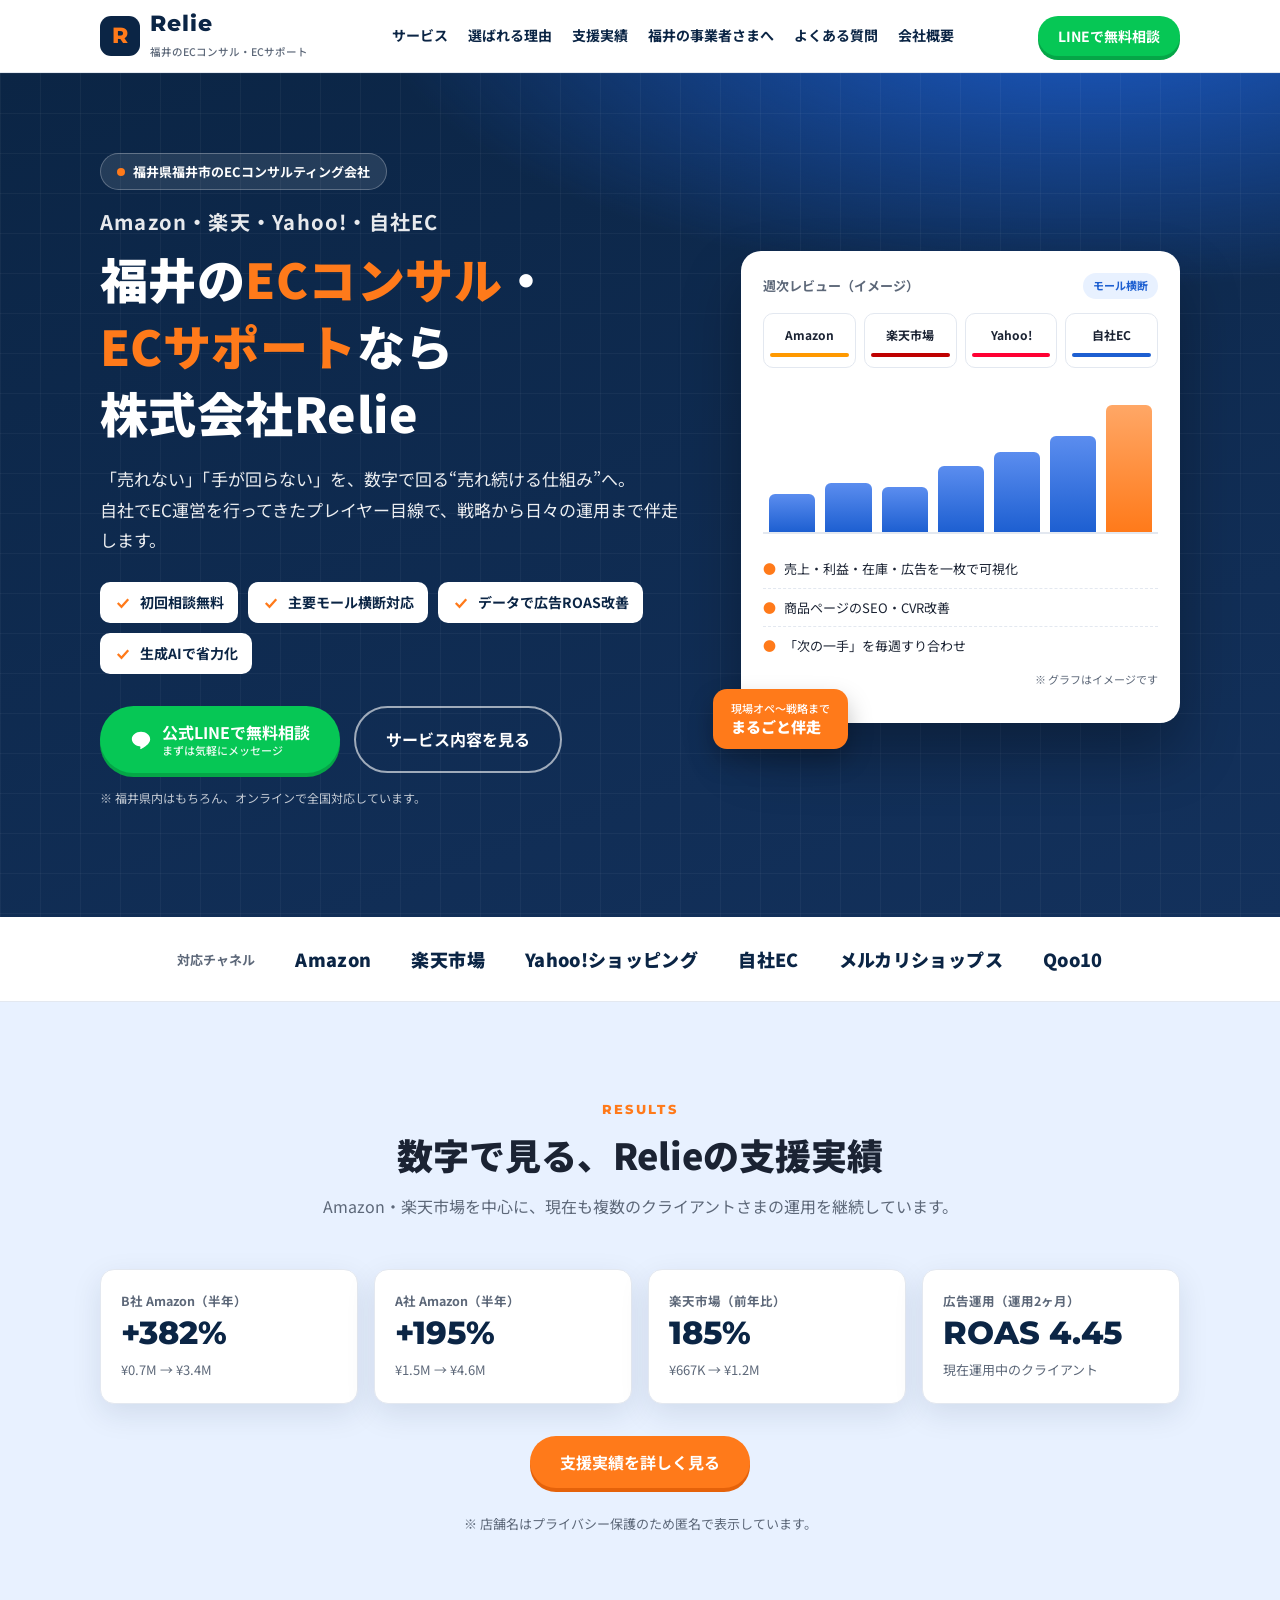
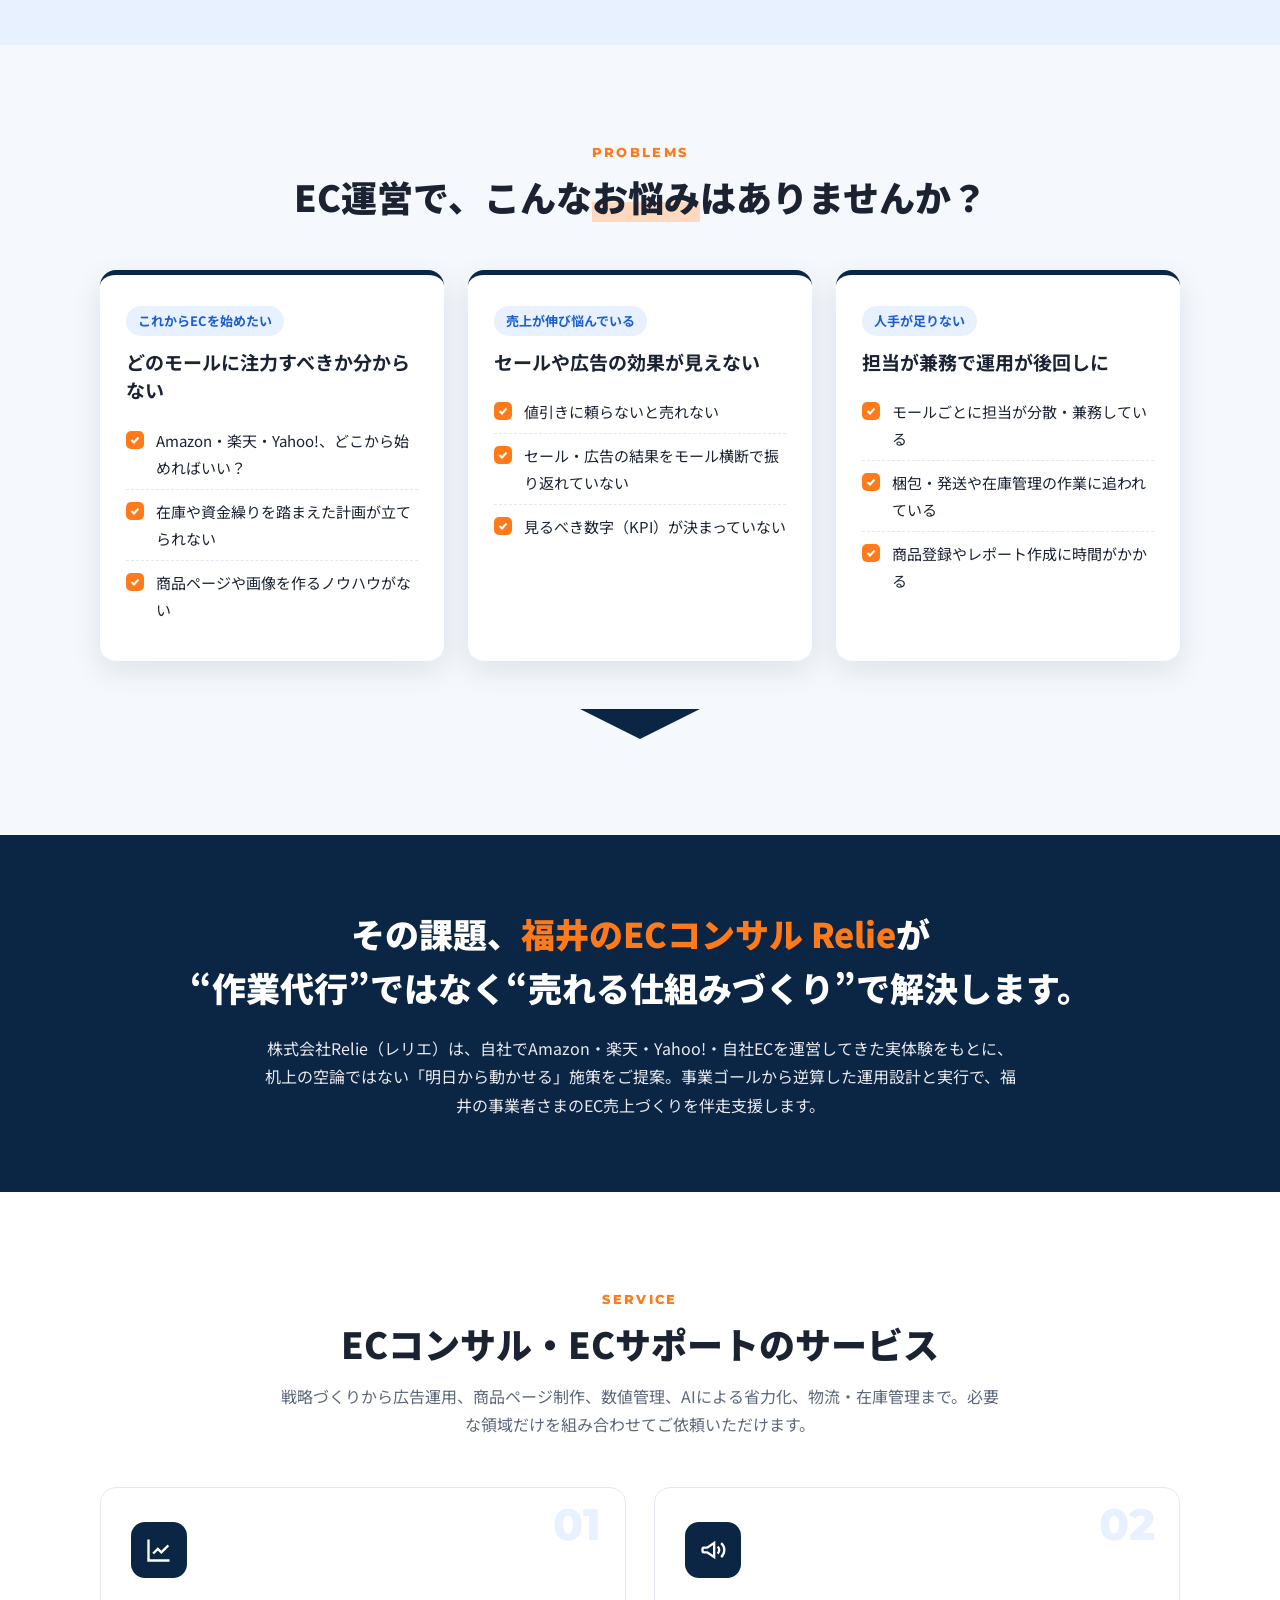
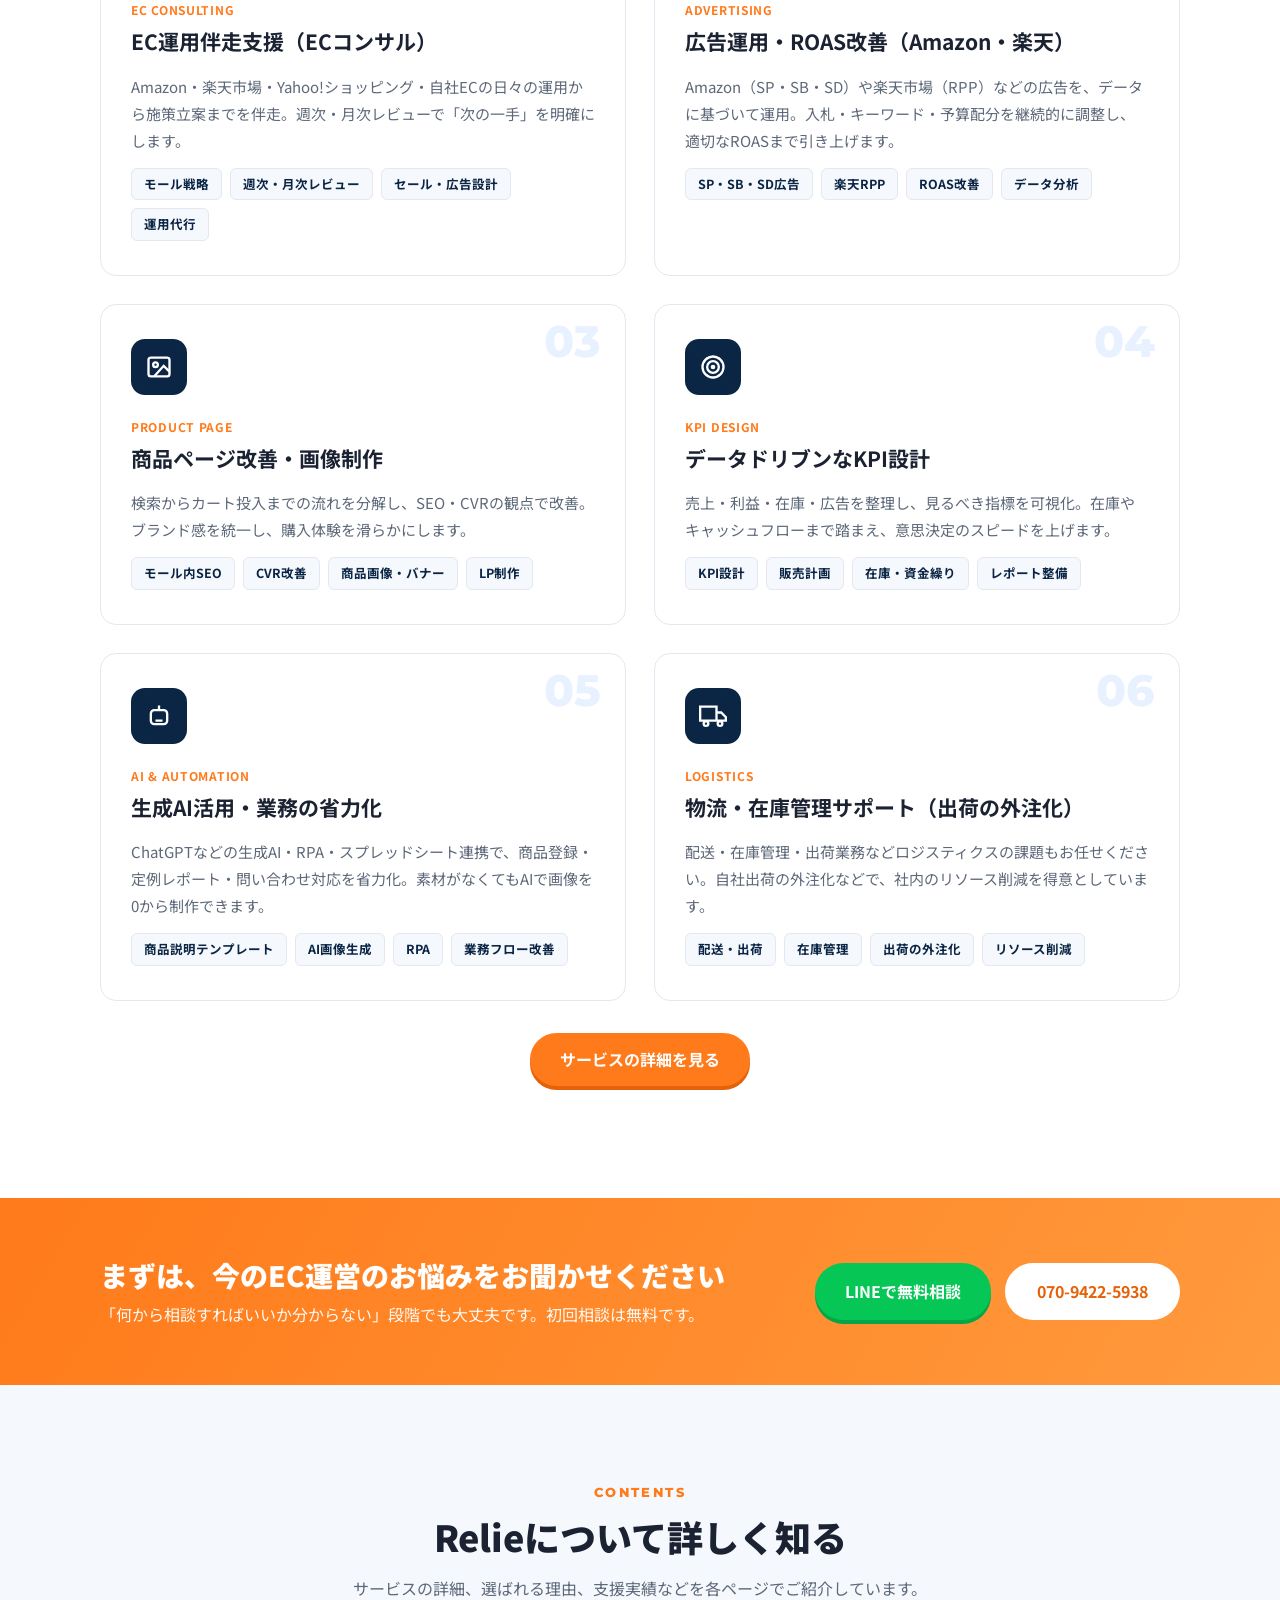
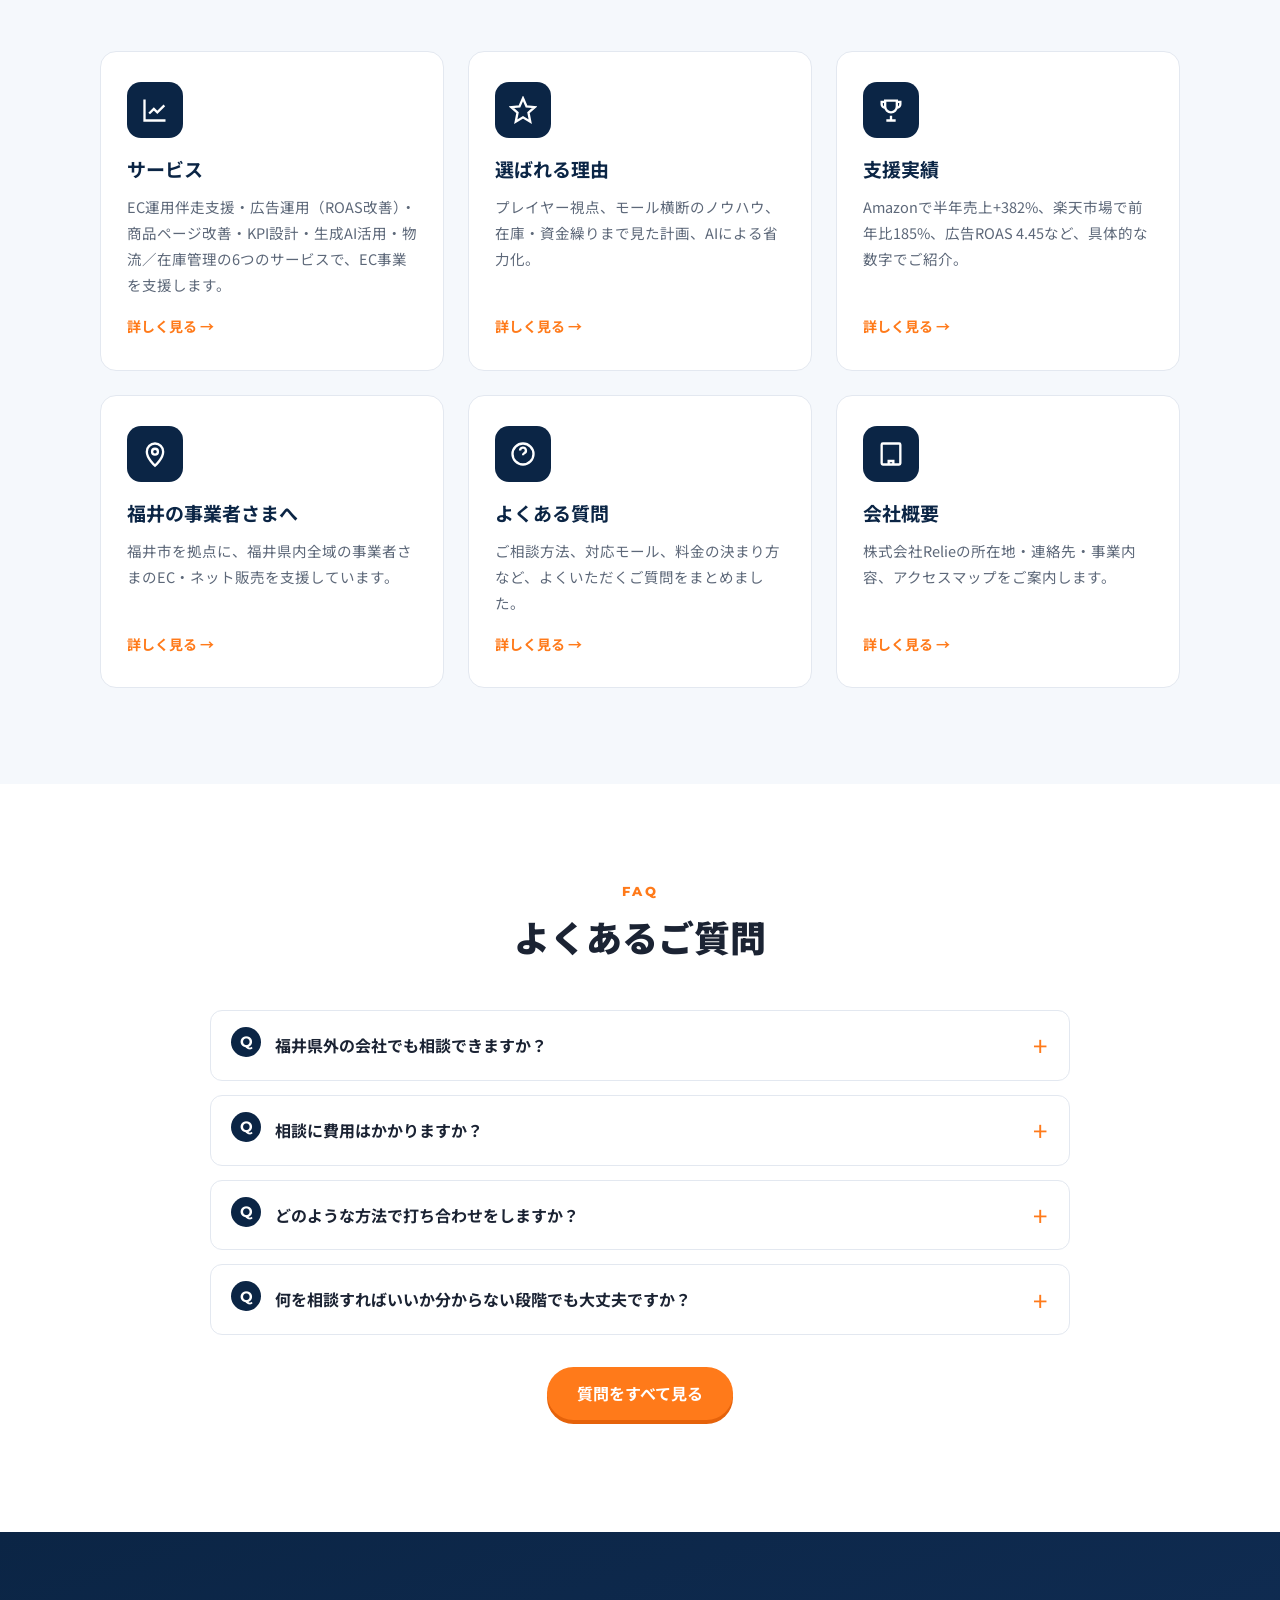
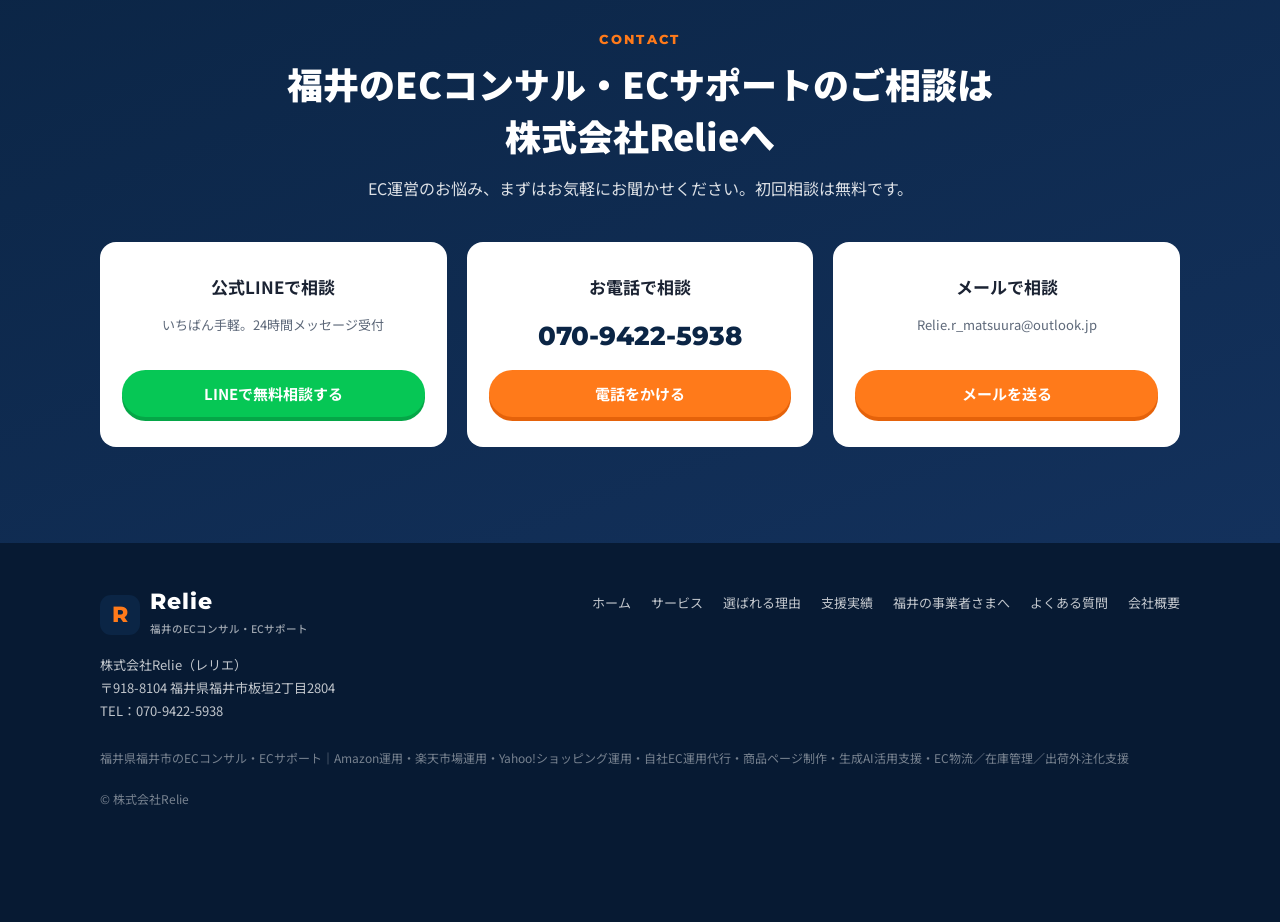
<file: index.html>
<!doctype html>
<html lang="ja">
<head>
  <meta charset="UTF-8">
  <meta name="viewport" content="width=device-width,initial-scale=1">
  <title>福井のECコンサル・ECサポート｜Amazon・楽天・Yahoo!運用支援｜株式会社Relie（福井県福井市）</title>
  <meta name="description" content="福井県福井市のECコンサル・ECサポート会社、株式会社Relie（レリエ）。Amazon・楽天市場・Yahoo!ショッピング・自社ECの運用代行、売上改善、商品ページ・画像制作、広告運用（ROAS改善）、KPI設計、AI活用、物流・在庫管理・出荷の外注化まで、福井の事業者さまのEC事業を伴走支援します。初回相談無料。">
  <link rel="canonical" href="https://relie20250425.github.io/-Relie-hp/">
  <meta name="google-site-verification" content="385qrn_vScTNfcwd9Vm9ZfI2tQE6gQtMFJ681Z-XNFc" />
  <meta name="theme-color" content="#0b2545">
  <meta name="geo.region" content="JP-18">
  <meta name="geo.placename" content="福井県福井市">
  <meta property="og:type" content="website">
  <meta property="og:locale" content="ja_JP">
  <meta property="og:site_name" content="株式会社Relie">
  <meta property="og:title" content="福井のECコンサル・ECサポート｜Amazon・楽天・Yahoo!運用支援｜株式会社Relie（福井県福井市）">
  <meta property="og:description" content="福井県福井市のECコンサル・ECサポート会社、株式会社Relie（レリエ）。Amazon・楽天市場・Yahoo!ショッピング・自社ECの運用代行、売上改善、商品ページ・画像制作、広告運用（ROAS改善）、KPI設計、AI活用、物流・在庫管理・出荷の外注化まで、福井の事業者さまのEC事業を伴走支援します。初回相談無料。">
  <meta property="og:url" content="https://relie20250425.github.io/-Relie-hp/">
  <meta property="og:image" content="https://relie20250425.github.io/-Relie-hp/ogp.png">
  <meta name="twitter:card" content="summary_large_image">
  <link rel="icon" href="data:image/svg+xml,%3Csvg xmlns='http://www.w3.org/2000/svg' viewBox='0 0 64 64'%3E%3Crect width='64' height='64' rx='14' fill='%230b2545'/%3E%3Ctext x='32' y='45' font-family='Arial' font-weight='900' font-size='38' text-anchor='middle' fill='%23ff7a1a'%3ER%3C/text%3E%3C/svg%3E">
  <link rel="preconnect" href="https://fonts.googleapis.com">
  <link rel="preconnect" href="https://fonts.gstatic.com" crossorigin>
  <link href="https://fonts.googleapis.com/css2?family=Montserrat:wght@700;800&family=Noto+Sans+JP:wght@400;500;700;900&display=swap" rel="stylesheet">
  <link rel="stylesheet" href="style.css">
  <script type="application/ld+json">
{
  "@context": "https://schema.org",
  "@type": "ProfessionalService",
  "@id": "https://relie20250425.github.io/-Relie-hp/#organization",
  "name": "株式会社Relie",
  "founder": {
    "@type": "Person",
    "name": "松浦 亮太",
    "jobTitle": "代表"
  },
  "alternateName": [
    "レリエ",
    "Relie"
  ],
  "url": "https://relie20250425.github.io/-Relie-hp/",
  "image": "https://relie20250425.github.io/-Relie-hp/ogp.png",
  "email": "Relie.r_matsuura@outlook.jp",
  "telephone": "+81-70-9422-5938",
  "address": {
    "@type": "PostalAddress",
    "postalCode": "918-8104",
    "addressCountry": "JP",
    "addressRegion": "福井県",
    "addressLocality": "福井市",
    "streetAddress": "板垣2丁目2804"
  },
  "areaServed": [
    {
      "@type": "AdministrativeArea",
      "name": "福井県"
    },
    {
      "@type": "Country",
      "name": "日本"
    }
  ],
  "sameAs": [
    "https://line.me/R/ti/p/@854qvvnw"
  ],
  "description": "福井県福井市のECコンサル・ECサポート会社。Amazon・楽天市場・Yahoo!ショッピング・自社ECの運用支援、商品ページ改善・画像制作、KPI設計、生成AI活用による省力化を伴走支援します。",
  "knowsAbout": [
    "ECコンサルティング",
    "EC運用代行",
    "広告運用",
    "ROAS改善",
    "メルカリショップス",
    "Qoo10",
    "Amazon運用",
    "楽天市場運用",
    "Yahoo!ショッピング運用",
    "自社EC",
    "商品ページ改善",
    "生成AI活用",
    "EC物流",
    "在庫管理",
    "出荷代行"
  ]
}
</script>
<script type="application/ld+json">
{
  "@context": "https://schema.org",
  "@type": "FAQPage",
  "mainEntity": [
    {
      "@type": "Question",
      "name": "福井県外の会社でも相談できますか？",
      "acceptedAnswer": {
        "@type": "Answer",
        "text": "はい。拠点は福井県福井市ですが、オンラインで全国からのご相談に対応しています。"
      }
    },
    {
      "@type": "Question",
      "name": "相談に費用はかかりますか？",
      "acceptedAnswer": {
        "@type": "Answer",
        "text": "初回のご相談は無料です。公式LINE・お電話・メールからお気軽にご連絡ください。"
      }
    },
    {
      "@type": "Question",
      "name": "どのような方法で打ち合わせをしますか？",
      "acceptedAnswer": {
        "@type": "Answer",
        "text": "オンライン会議・お電話・公式LINEなど、ご都合のよい方法で対応します。福井県内の事業者さまは、対面でのお打ち合わせもご相談ください。"
      }
    },
    {
      "@type": "Question",
      "name": "何を相談すればいいか分からない段階でも大丈夫ですか？",
      "acceptedAnswer": {
        "@type": "Answer",
        "text": "はい。現状をお伺いしながら、課題の整理から一緒に行います。「ECをやっているが手応えがない」といったご相談でも問題ありません。"
      }
    }
  ]
}
</script>
</head>
<body>

  <header class="header">
    <div class="wrap header__in">
      <a class="logo" href="./" aria-label="株式会社Relie トップへ">
        <span class="logo__mark" aria-hidden="true">R</span>
        <span>
          <span class="logo__name">Relie</span>
          <span class="logo__sub">福井のECコンサル・ECサポート</span>
        </span>
      </a>
      <nav class="gnav" id="gnav" aria-label="グローバルナビゲーション">
        <a href="service.html">サービス</a>
        <a href="reason.html">選ばれる理由</a>
        <a href="works.html">支援実績</a>
        <a href="fukui.html">福井の事業者さまへ</a>
        <a href="faq.html">よくある質問</a>
        <a href="company.html">会社概要</a>
      </nav>
      <div class="header__cta">
        <a class="header__tel" href="tel:070-9422-5938"><b>070-9422-5938</b><span>お電話でのご相談</span></a>
        <a class="btn btn-line" href="https://line.me/R/ti/p/@854qvvnw" target="_blank" rel="noopener">LINEで無料相談</a>
        <button class="menu-btn" id="menuBtn" aria-label="メニューを開く" aria-controls="gnav" aria-expanded="false"><span></span><span></span><span></span></button>
      </div>
    </div>
  </header>

  <main id="top">
    <section class="hero" aria-labelledby="hero-title">
      <div class="wrap hero__in">
        <div>
          <span class="hero__kicker"><i></i>福井県福井市のECコンサルティング会社</span>
          <h1 id="hero-title">
            <small>Amazon・楽天・Yahoo!・自社EC</small>
            福井の<span class="em">ECコンサル</span>・<br><span class="em">ECサポート</span>なら<br>株式会社Relie
          </h1>
          <p class="hero__lead">「売れない」「手が回らない」を、数字で回る“売れ続ける仕組み”へ。<br>自社でEC運営を行ってきたプレイヤー目線で、戦略から日々の運用まで伴走します。</p>
          <ul class="hero__points">
            <li><svg width="18" height="18" viewBox="0 0 24 24" fill="none" stroke="currentColor" stroke-width="3"><path d="M5 12l5 5 9-10"/></svg>初回相談無料</li>
            <li><svg width="18" height="18" viewBox="0 0 24 24" fill="none" stroke="currentColor" stroke-width="3"><path d="M5 12l5 5 9-10"/></svg>主要モール横断対応</li>
            <li><svg width="18" height="18" viewBox="0 0 24 24" fill="none" stroke="currentColor" stroke-width="3"><path d="M5 12l5 5 9-10"/></svg>データで広告ROAS改善</li>
            <li><svg width="18" height="18" viewBox="0 0 24 24" fill="none" stroke="currentColor" stroke-width="3"><path d="M5 12l5 5 9-10"/></svg>生成AIで省力化</li>
          </ul>
          <div class="hero__cta">
            <a class="btn btn-line" href="https://line.me/R/ti/p/@854qvvnw" target="_blank" rel="noopener"><svg width="22" height="22" viewBox="0 0 24 24" fill="currentColor" aria-hidden="true"><path d="M12 3C6.5 3 2 6.6 2 11c0 4 3.6 7.3 8.4 7.9.3.1.8.2.9.5.1.3.1.7 0 1l-.1.9c0 .3-.2 1 .9.5s5.9-3.5 8-6c1.5-1.6 1.9-3.2 1.9-4.8C22 6.6 17.5 3 12 3z"/></svg><span>公式LINEで無料相談<small>まずは気軽にメッセージ</small></span></a>
            <a class="btn btn-outline" href="service.html">サービス内容を見る</a>
          </div>
          <p class="hero__note">※ 福井県内はもちろん、オンラインで全国対応しています。</p>
        </div>
        <div class="dash" aria-hidden="true">
          <div class="dash__head"><span>週次レビュー（イメージ）</span><span class="dash__tag">モール横断</span></div>
          <div class="dash__malls">
            <div class="dash__mall">Amazon<i style="background:#ff9900"></i></div>
            <div class="dash__mall">楽天市場<i style="background:#bf0000"></i></div>
            <div class="dash__mall">Yahoo!<i style="background:#ff0033"></i></div>
            <div class="dash__mall">自社EC<i style="background:#1d5fd1"></i></div>
          </div>
          <div class="dash__chart">
            <div style="height:28%"></div><div style="height:36%"></div><div style="height:33%"></div><div style="height:48%"></div><div style="height:58%"></div><div style="height:70%"></div><div style="height:92%"></div>
          </div>
          <ul class="dash__list">
            <li><b>●</b>売上・利益・在庫・広告を一枚で可視化</li>
            <li><b>●</b>商品ページのSEO・CVR改善</li>
            <li><b>●</b>「次の一手」を毎週すり合わせ</li>
          </ul>
          <p class="dash__caption">※ グラフはイメージです</p>
          <div class="float-card"><small>現場オペ〜戦略まで</small>まるごと伴走</div>
        </div>
      </div>
    </section>

    <div class="malls">
      <div class="malls__in">
        <span class="malls__label">対応チャネル</span>
        <span class="malls__item">Amazon</span><span class="malls__item">楽天市場</span><span class="malls__item">Yahoo!ショッピング</span><span class="malls__item">自社EC</span><span class="malls__item">メルカリショップス</span><span class="malls__item">Qoo10</span>
      </div>
    </div>

    <section class="sec results-band" aria-labelledby="hl-title">
      <div class="wrap">
        <div class="sec-head reveal"><div class="sec-en">Results</div><h2 class="sec-title" id="hl-title">数字で見る、Relieの支援実績</h2><p class="sec-lead">Amazon・楽天市場を中心に、現在も複数のクライアントさまの運用を継続しています。</p></div>
        <div class="minis reveal">
          <a class="mini" href="works.html#case-b"><small>B社 Amazon（半年）</small><b>+382%</b><span>¥0.7M → ¥3.4M</span></a>
          <a class="mini" href="works.html#case-a"><small>A社 Amazon（半年）</small><b>+195%</b><span>¥1.5M → ¥4.6M</span></a>
          <a class="mini" href="works.html#case-r"><small>楽天市場（前年比）</small><b>185%</b><span>¥667K → ¥1.2M</span></a>
          <a class="mini" href="works.html#run-title"><small>広告運用（運用2ヶ月）</small><b>ROAS 4.45</b><span>現在運用中のクライアント</span></a>
        </div>
        <p class="center mt-32"><a class="btn btn-orange" href="works.html">支援実績を詳しく見る</a></p>
        <p class="works-note">※ 店舗名はプライバシー保護のため匿名で表示しています。</p>
      </div>
    </section>

    <section class="sec sec--gray" aria-labelledby="worry-title">
      <div class="wrap">
        <div class="sec-head reveal"><div class="sec-en">Problems</div><h2 class="sec-title" id="worry-title">EC運営で、こんな<span class="mark">お悩み</span>はありませんか？</h2></div>
        <div class="worries">
          <article class="worry reveal"><span class="worry__who">これからECを始めたい</span><h3>どのモールに注力すべきか分からない</h3><ul class="checks"><li>Amazon・楽天・Yahoo!、どこから始めればいい？</li><li>在庫や資金繰りを踏まえた計画が立てられない</li><li>商品ページや画像を作るノウハウがない</li></ul></article>
          <article class="worry reveal"><span class="worry__who">売上が伸び悩んでいる</span><h3>セールや広告の効果が見えない</h3><ul class="checks"><li>値引きに頼らないと売れない</li><li>セール・広告の結果をモール横断で振り返れていない</li><li>見るべき数字（KPI）が決まっていない</li></ul></article>
          <article class="worry reveal"><span class="worry__who">人手が足りない</span><h3>担当が兼務で運用が後回しに</h3><ul class="checks"><li>モールごとに担当が分散・兼務している</li><li>梱包・発送や在庫管理の作業に追われている</li><li>商品登録やレポート作成に時間がかかる</li></ul></article>
        </div>
        <div class="arrow-down" aria-hidden="true"></div>
      </div>
    </section>

    <section class="message" aria-labelledby="msg-title">
      <div class="wrap reveal">
        <h2 id="msg-title">その課題、<span class="c-orange">福井のECコンサル Relie</span>が<br>“作業代行”ではなく“売れる仕組みづくり”で解決します。</h2>
        <p>株式会社Relie（レリエ）は、自社でAmazon・楽天・Yahoo!・自社ECを運営してきた実体験をもとに、机上の空論ではない「明日から動かせる」施策をご提案。事業ゴールから逆算した運用設計と実行で、福井の事業者さまのEC売上づくりを伴走支援します。</p>
      </div>
    </section>

    <section class="sec" aria-labelledby="svc-title">
      <div class="wrap">
        <div class="sec-head reveal"><div class="sec-en">Service</div><h2 class="sec-title" id="svc-title">ECコンサル・ECサポートのサービス</h2><p class="sec-lead">戦略づくりから広告運用、商品ページ制作、数値管理、AIによる省力化、物流・在庫管理まで。必要な領域だけを組み合わせてご依頼いただけます。</p></div>
        <div class="svc">
          <article class="svc__item reveal">
            <span class="svc__num">01</span>
            <div class="svc__icon"><svg width="28" height="28" viewBox="0 0 24 24" fill="none" stroke="currentColor" stroke-width="2"><path d="M3 3v18h18"/><path d="M7 15l4-4 3 3 6-6"/></svg></div>
            <span class="svc__en">EC CONSULTING</span>
            <h3>EC運用伴走支援（ECコンサル）</h3>
            <p>Amazon・楽天市場・Yahoo!ショッピング・自社ECの日々の運用から施策立案までを伴走。週次・月次レビューで「次の一手」を明確にします。</p>
            <ul class="tags"><li>モール戦略</li><li>週次・月次レビュー</li><li>セール・広告設計</li><li>運用代行</li></ul>
          </article>
          <article class="svc__item reveal">
            <span class="svc__num">02</span>
            <div class="svc__icon"><svg width="28" height="28" viewBox="0 0 24 24" fill="none" stroke="currentColor" stroke-width="2"><path d="M3 11v2a1 1 0 0 0 1 1h3l6 4V6L7 10H4a1 1 0 0 0-1 1z"/><path d="M16 9a4 4 0 0 1 0 6M19 6a8 8 0 0 1 0 12"/></svg></div>
            <span class="svc__en">ADVERTISING</span>
            <h3>広告運用・ROAS改善（Amazon・楽天）</h3>
            <p>Amazon（SP・SB・SD）や楽天市場（RPP）などの広告を、データに基づいて運用。入札・キーワード・予算配分を継続的に調整し、適切なROASまで引き上げます。</p>
            <ul class="tags"><li>SP・SB・SD広告</li><li>楽天RPP</li><li>ROAS改善</li><li>データ分析</li></ul>
          </article>
          <article class="svc__item reveal">
            <span class="svc__num">03</span>
            <div class="svc__icon"><svg width="28" height="28" viewBox="0 0 24 24" fill="none" stroke="currentColor" stroke-width="2"><rect x="3" y="4" width="18" height="16" rx="2"/><circle cx="9" cy="10" r="2"/><path d="M21 16l-5-5-8 9"/></svg></div>
            <span class="svc__en">PRODUCT PAGE</span>
            <h3>商品ページ改善・画像制作</h3>
            <p>検索からカート投入までの流れを分解し、SEO・CVRの観点で改善。ブランド感を統一し、購入体験を滑らかにします。</p>
            <ul class="tags"><li>モール内SEO</li><li>CVR改善</li><li>商品画像・バナー</li><li>LP制作</li></ul>
          </article>
          <article class="svc__item reveal">
            <span class="svc__num">04</span>
            <div class="svc__icon"><svg width="28" height="28" viewBox="0 0 24 24" fill="none" stroke="currentColor" stroke-width="2"><circle cx="12" cy="12" r="9"/><circle cx="12" cy="12" r="5"/><circle cx="12" cy="12" r="1"/></svg></div>
            <span class="svc__en">KPI DESIGN</span>
            <h3>データドリブンなKPI設計</h3>
            <p>売上・利益・在庫・広告を整理し、見るべき指標を可視化。在庫やキャッシュフローまで踏まえ、意思決定のスピードを上げます。</p>
            <ul class="tags"><li>KPI設計</li><li>販売計画</li><li>在庫・資金繰り</li><li>レポート整備</li></ul>
          </article>
          <article class="svc__item reveal">
            <span class="svc__num">05</span>
            <div class="svc__icon"><svg width="28" height="28" viewBox="0 0 24 24" fill="none" stroke="currentColor" stroke-width="2"><rect x="5" y="7" width="14" height="12" rx="3"/><path d="M12 3v4M9 12h.01M15 12h.01M9 16h6"/></svg></div>
            <span class="svc__en">AI &amp; AUTOMATION</span>
            <h3>生成AI活用・業務の省力化</h3>
            <p>ChatGPTなどの生成AI・RPA・スプレッドシート連携で、商品登録・定例レポート・問い合わせ対応を省力化。素材がなくてもAIで画像を0から制作できます。</p>
            <ul class="tags"><li>商品説明テンプレート</li><li>AI画像生成</li><li>RPA</li><li>業務フロー改善</li></ul>
          </article>
          <article class="svc__item reveal">
            <span class="svc__num">06</span>
            <div class="svc__icon"><svg width="28" height="28" viewBox="0 0 24 24" fill="none" stroke="currentColor" stroke-width="2"><path d="M1 4h14v12H1zM15 9h4l4 4v3h-8z"/><circle cx="6" cy="18.5" r="2"/><circle cx="18" cy="18.5" r="2"/></svg></div>
            <span class="svc__en">LOGISTICS</span>
            <h3>物流・在庫管理サポート（出荷の外注化）</h3>
            <p>配送・在庫管理・出荷業務などロジスティクスの課題もお任せください。自社出荷の外注化などで、社内のリソース削減を得意としています。</p>
            <ul class="tags"><li>配送・出荷</li><li>在庫管理</li><li>出荷の外注化</li><li>リソース削減</li></ul>
          </article>
        </div>
        <p class="center mt-32"><a class="btn btn-orange" href="service.html">サービスの詳細を見る</a></p>
      </div>
    </section>

    <aside class="cta-band" aria-label="無料相談のご案内">
      <div class="wrap cta-band__in">
        <div>
          <h2>まずは、今のEC運営のお悩みをお聞かせください</h2>
          <p>「何から相談すればいいか分からない」段階でも大丈夫です。初回相談は無料です。</p>
        </div>
        <div class="cta-band__btns">
          <a class="btn btn-line" href="https://line.me/R/ti/p/@854qvvnw" target="_blank" rel="noopener">LINEで無料相談</a>
          <a class="btn btn-white" href="tel:070-9422-5938">070-9422-5938</a>
        </div>
      </div>
    </aside>

    <section class="sec sec--gray" aria-labelledby="ov-title">
      <div class="wrap">
        <div class="sec-head reveal"><div class="sec-en">Contents</div><h2 class="sec-title" id="ov-title">Relieについて詳しく知る</h2><p class="sec-lead">サービスの詳細、選ばれる理由、支援実績などを各ページでご紹介しています。</p></div>
        <div class="overview"><a class="ov reveal" href="service.html"><div class="svc__icon"><svg width="28" height="28" viewBox="0 0 24 24" fill="none" stroke="currentColor" stroke-width="2"><path d="M3 3v18h18"/><path d="M7 15l4-4 3 3 6-6"/></svg></div><h3>サービス</h3><p>EC運用伴走支援・広告運用（ROAS改善）・商品ページ改善・KPI設計・生成AI活用・物流／在庫管理の6つのサービスで、EC事業を支援します。</p><span class="more">詳しく見る</span></a><a class="ov reveal" href="reason.html"><div class="svc__icon"><svg width="28" height="28" viewBox="0 0 24 24" fill="none" stroke="currentColor" stroke-width="2"><path d="M12 2l3 7 7 .6-5.3 4.7L18.2 22 12 18.3 5.8 22l1.5-7.7L2 9.6 9 9z"/></svg></div><h3>選ばれる理由</h3><p>プレイヤー視点、モール横断のノウハウ、在庫・資金繰りまで見た計画、AIによる省力化。</p><span class="more">詳しく見る</span></a><a class="ov reveal" href="works.html"><div class="svc__icon"><svg width="28" height="28" viewBox="0 0 24 24" fill="none" stroke="currentColor" stroke-width="2"><path d="M8 21h8M12 17v4M7 4h10v5a5 5 0 0 1-10 0z"/><path d="M17 5h3v2a3 3 0 0 1-3 3M7 5H4v2a3 3 0 0 0 3 3"/></svg></div><h3>支援実績</h3><p>Amazonで半年売上+382%、楽天市場で前年比185%、広告ROAS 4.45など、具体的な数字でご紹介。</p><span class="more">詳しく見る</span></a><a class="ov reveal" href="fukui.html"><div class="svc__icon"><svg width="28" height="28" viewBox="0 0 24 24" fill="none" stroke="currentColor" stroke-width="2"><path d="M12 22s7-6.2 7-12a7 7 0 0 0-14 0c0 5.8 7 12 7 12z"/><circle cx="12" cy="10" r="2.5"/></svg></div><h3>福井の事業者さまへ</h3><p>福井市を拠点に、福井県内全域の事業者さまのEC・ネット販売を支援しています。</p><span class="more">詳しく見る</span></a><a class="ov reveal" href="faq.html"><div class="svc__icon"><svg width="28" height="28" viewBox="0 0 24 24" fill="none" stroke="currentColor" stroke-width="2"><circle cx="12" cy="12" r="9"/><path d="M9.5 9a2.5 2.5 0 1 1 3.5 2.3c-.6.3-1 .9-1 1.7M12 17h.01"/></svg></div><h3>よくある質問</h3><p>ご相談方法、対応モール、料金の決まり方など、よくいただくご質問をまとめました。</p><span class="more">詳しく見る</span></a><a class="ov reveal" href="company.html"><div class="svc__icon"><svg width="28" height="28" viewBox="0 0 24 24" fill="none" stroke="currentColor" stroke-width="2"><rect x="4" y="3" width="16" height="18" rx="1"/><path d="M9 7h.01M15 7h.01M9 11h.01M15 11h.01M9 15h.01M15 15h.01M10 21v-3h4v3"/></svg></div><h3>会社概要</h3><p>株式会社Relieの所在地・連絡先・事業内容、アクセスマップをご案内します。</p><span class="more">詳しく見る</span></a></div>
      </div>
    </section>

    <section class="sec" aria-labelledby="faq-title">
      <div class="wrap">
        <div class="sec-head reveal"><div class="sec-en">FAQ</div><h2 class="sec-title" id="faq-title">よくあるご質問</h2></div>
        <div class="faq"><details class="reveal"><summary>福井県外の会社でも相談できますか？</summary><div class="ans">はい。拠点は福井県福井市ですが、オンラインで全国からのご相談に対応しています。</div></details><details class="reveal"><summary>相談に費用はかかりますか？</summary><div class="ans">初回のご相談は無料です。公式LINE・お電話・メールからお気軽にご連絡ください。</div></details><details class="reveal"><summary>どのような方法で打ち合わせをしますか？</summary><div class="ans">オンライン会議・お電話・公式LINEなど、ご都合のよい方法で対応します。福井県内の事業者さまは、対面でのお打ち合わせもご相談ください。</div></details><details class="reveal"><summary>何を相談すればいいか分からない段階でも大丈夫ですか？</summary><div class="ans">はい。現状をお伺いしながら、課題の整理から一緒に行います。「ECをやっているが手応えがない」といったご相談でも問題ありません。</div></details></div>
        <p class="center mt-32"><a class="btn btn-orange" href="faq.html">質問をすべて見る</a></p>
      </div>
    </section>

    <section class="sec contact" id="contact" aria-labelledby="contact-title">
      <div class="wrap">
        <div class="sec-en">Contact</div>
        <h2 class="sec-title" id="contact-title">福井のECコンサル・ECサポートのご相談は<br>株式会社Relieへ</h2>
        <p class="sec-lead">EC運営のお悩み、まずはお気軽にお聞かせください。初回相談は無料です。</p>
        <div class="contact__grid">
          <div class="contact__card">
            <h3>公式LINEで相談</h3>
            <p>いちばん手軽。24時間メッセージ受付</p>
            <a class="btn btn-line" href="https://line.me/R/ti/p/@854qvvnw" target="_blank" rel="noopener">LINEで無料相談する</a>
          </div>
          <div class="contact__card">
            <h3>お電話で相談</h3>
            <a class="contact__tel" href="tel:070-9422-5938">070-9422-5938</a>
            <a class="btn btn-orange" href="tel:070-9422-5938">電話をかける</a>
          </div>
          <div class="contact__card">
            <h3>メールで相談</h3>
            <p>Relie.r_matsuura@outlook.jp</p>
            <a class="btn btn-orange" href="mailto:Relie.r_matsuura@outlook.jp?subject=ECのご相談（ホームページより）">メールを送る</a>
          </div>
        </div>
      </div>
    </section>
  </main>

  <footer class="footer">
    <div class="wrap">
      <div class="footer__in">
        <div>
          <a class="logo" href="./"><span class="logo__mark" aria-hidden="true">R</span><span><span class="logo__name">Relie</span><span class="logo__sub">福井のECコンサル・ECサポート</span></span></a>
          <p style="margin:14px 0 0">株式会社Relie（レリエ）<br>〒918-8104 福井県福井市板垣2丁目2804<br>TEL：070-9422-5938</p>
        </div>
        <nav aria-label="フッターナビゲーション">
          <a href="./">ホーム</a><a href="service.html">サービス</a><a href="reason.html">選ばれる理由</a><a href="works.html">支援実績</a><a href="fukui.html">福井の事業者さまへ</a><a href="faq.html">よくある質問</a><a href="company.html">会社概要</a>
        </nav>
      </div>
      <p class="footer__kw">福井県福井市のECコンサル・ECサポート｜Amazon運用・楽天市場運用・Yahoo!ショッピング運用・自社EC運用代行・商品ページ制作・生成AI活用支援・EC物流／在庫管理／出荷外注化支援</p>
      <p class="copy">© 株式会社Relie</p>
    </div>
  </footer>

  <div class="sp-cta">
    <a href="https://line.me/R/ti/p/@854qvvnw" target="_blank" rel="noopener">LINEで無料相談</a>
    <a href="tel:070-9422-5938">電話で相談</a>
  </div>

  <script src="script.js"></script>
</body>
</html>
</file>
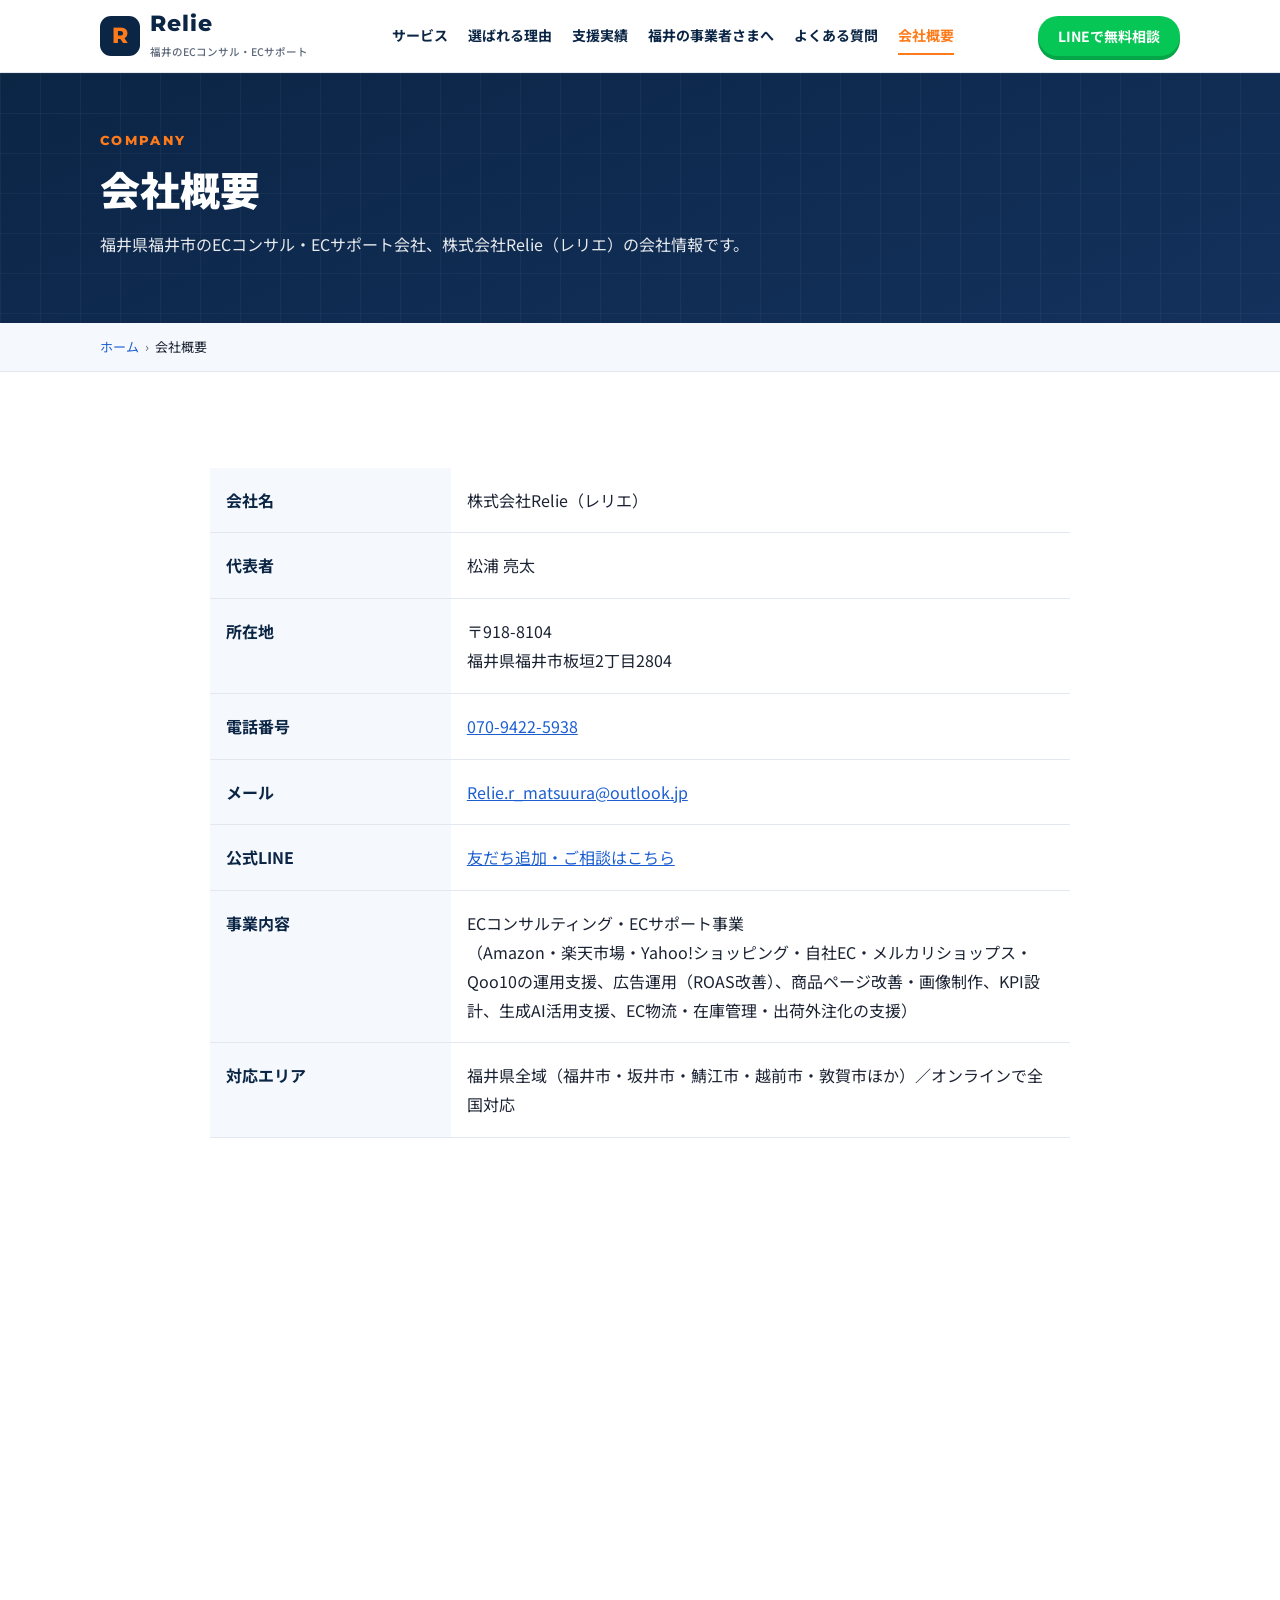
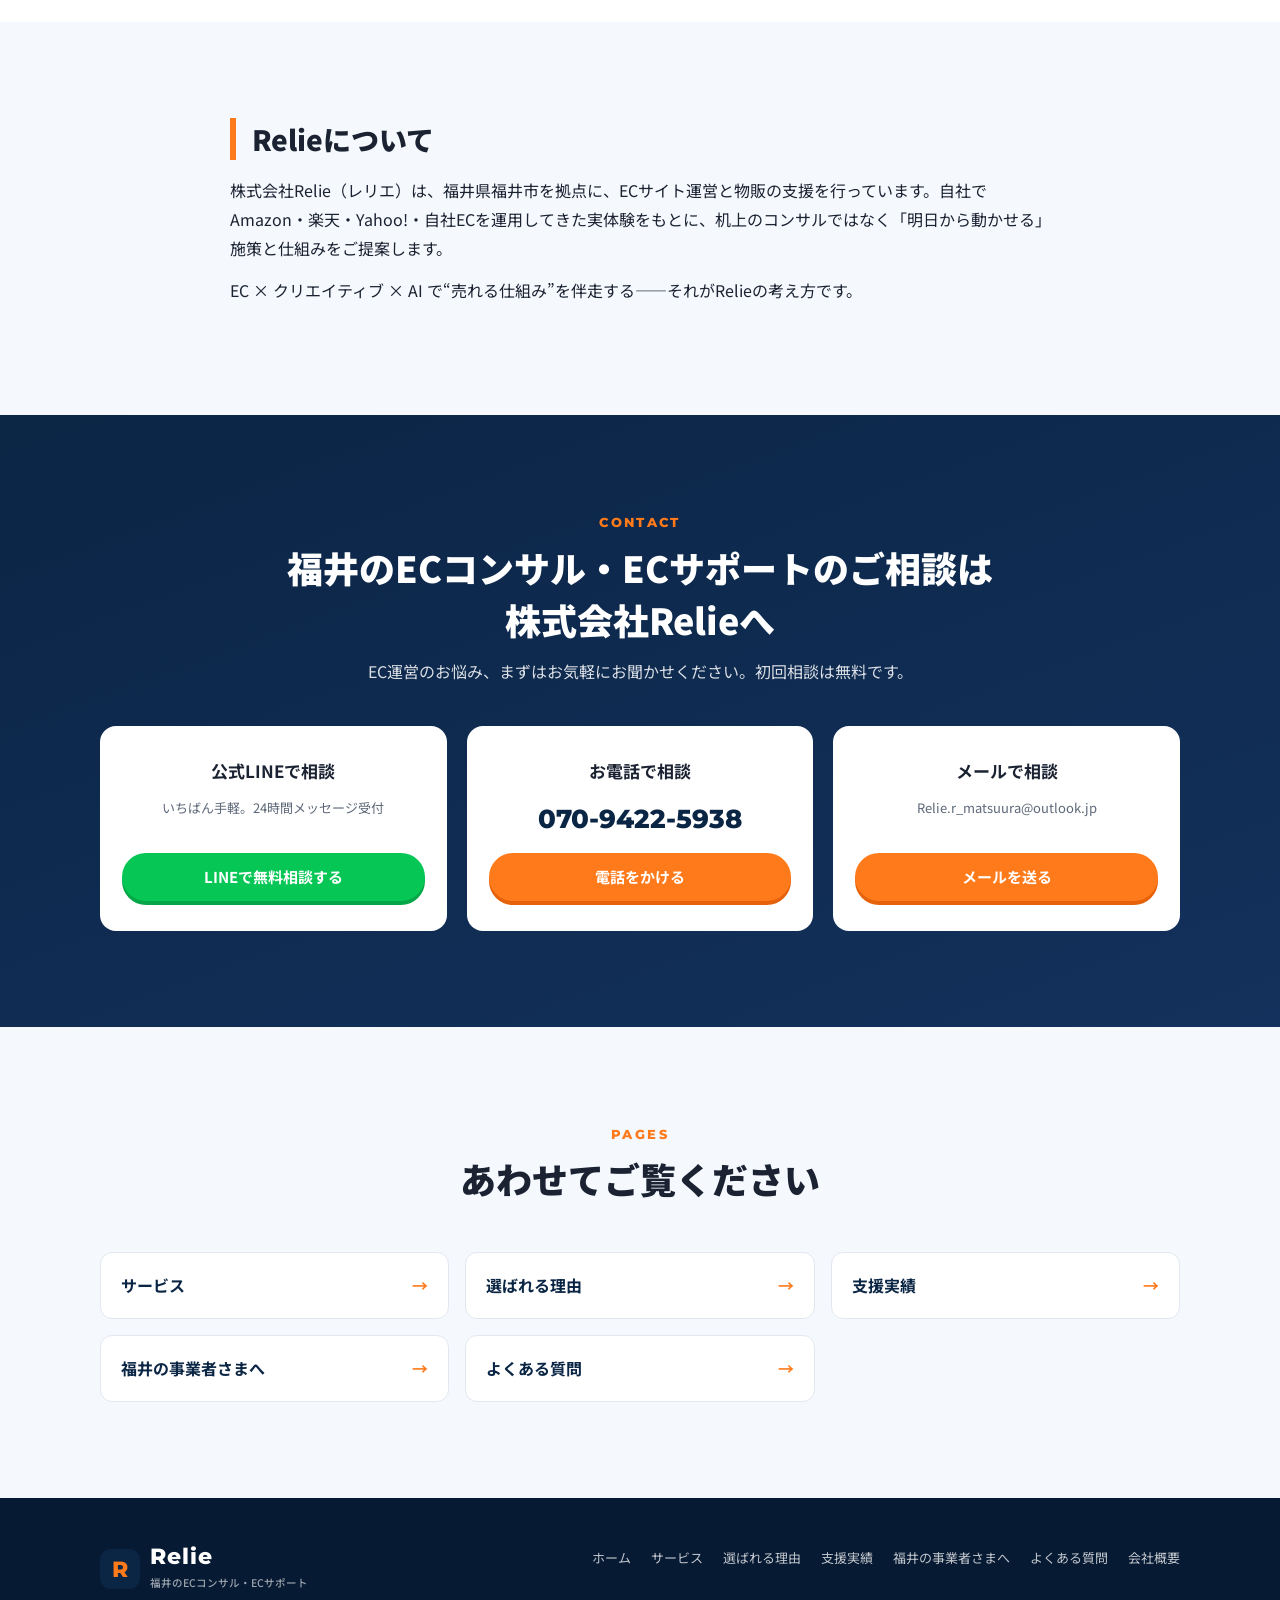
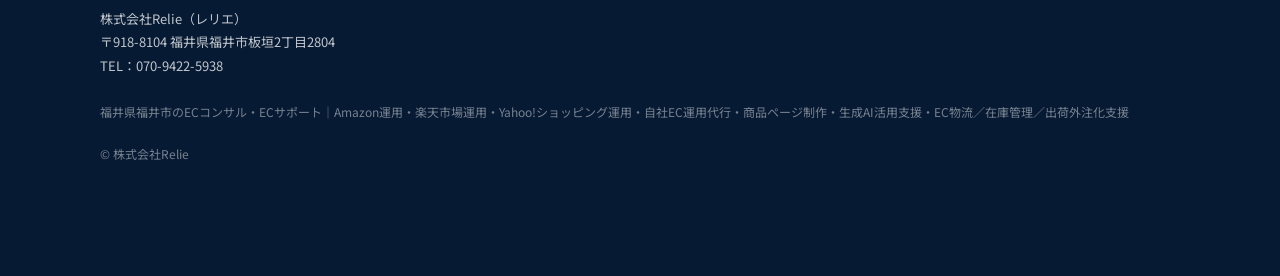
<file: company.html>
<!doctype html>
<html lang="ja">
<head>
  <meta charset="UTF-8">
  <meta name="viewport" content="width=device-width,initial-scale=1">
  <title>会社概要｜株式会社Relie（福井県福井市のECコンサル・ECサポート）</title>
  <meta name="description" content="株式会社Relie（レリエ）の会社概要。所在地：福井県福井市板垣2丁目2804、電話：070-9422-5938。Amazon・楽天市場・Yahoo!ショッピング・自社ECのECコンサル・ECサポートを行っています。">
  <link rel="canonical" href="https://relie20250425.github.io/-Relie-hp/company.html">
  <meta name="google-site-verification" content="385qrn_vScTNfcwd9Vm9ZfI2tQE6gQtMFJ681Z-XNFc" />
  <meta name="theme-color" content="#0b2545">
  <meta name="geo.region" content="JP-18">
  <meta name="geo.placename" content="福井県福井市">
  <meta property="og:type" content="article">
  <meta property="og:locale" content="ja_JP">
  <meta property="og:site_name" content="株式会社Relie">
  <meta property="og:title" content="会社概要｜株式会社Relie（福井県福井市のECコンサル・ECサポート）">
  <meta property="og:description" content="株式会社Relie（レリエ）の会社概要。所在地：福井県福井市板垣2丁目2804、電話：070-9422-5938。Amazon・楽天市場・Yahoo!ショッピング・自社ECのECコンサル・ECサポートを行っています。">
  <meta property="og:url" content="https://relie20250425.github.io/-Relie-hp/company.html">
  <meta property="og:image" content="https://relie20250425.github.io/-Relie-hp/ogp.png">
  <meta name="twitter:card" content="summary_large_image">
  <link rel="icon" href="data:image/svg+xml,%3Csvg xmlns='http://www.w3.org/2000/svg' viewBox='0 0 64 64'%3E%3Crect width='64' height='64' rx='14' fill='%230b2545'/%3E%3Ctext x='32' y='45' font-family='Arial' font-weight='900' font-size='38' text-anchor='middle' fill='%23ff7a1a'%3ER%3C/text%3E%3C/svg%3E">
  <link rel="preconnect" href="https://fonts.googleapis.com">
  <link rel="preconnect" href="https://fonts.gstatic.com" crossorigin>
  <link href="https://fonts.googleapis.com/css2?family=Montserrat:wght@700;800&family=Noto+Sans+JP:wght@400;500;700;900&display=swap" rel="stylesheet">
  <link rel="stylesheet" href="style.css">
  <script type="application/ld+json">
{
  "@context": "https://schema.org",
  "@type": "ProfessionalService",
  "@id": "https://relie20250425.github.io/-Relie-hp/#organization",
  "name": "株式会社Relie",
  "founder": {
    "@type": "Person",
    "name": "松浦 亮太",
    "jobTitle": "代表"
  },
  "alternateName": [
    "レリエ",
    "Relie"
  ],
  "url": "https://relie20250425.github.io/-Relie-hp/",
  "image": "https://relie20250425.github.io/-Relie-hp/ogp.png",
  "email": "Relie.r_matsuura@outlook.jp",
  "telephone": "+81-70-9422-5938",
  "address": {
    "@type": "PostalAddress",
    "postalCode": "918-8104",
    "addressCountry": "JP",
    "addressRegion": "福井県",
    "addressLocality": "福井市",
    "streetAddress": "板垣2丁目2804"
  },
  "areaServed": [
    {
      "@type": "AdministrativeArea",
      "name": "福井県"
    },
    {
      "@type": "Country",
      "name": "日本"
    }
  ],
  "sameAs": [
    "https://line.me/R/ti/p/@854qvvnw"
  ],
  "description": "福井県福井市のECコンサル・ECサポート会社。Amazon・楽天市場・Yahoo!ショッピング・自社ECの運用支援、商品ページ改善・画像制作、KPI設計、生成AI活用による省力化を伴走支援します。",
  "knowsAbout": [
    "ECコンサルティング",
    "EC運用代行",
    "広告運用",
    "ROAS改善",
    "メルカリショップス",
    "Qoo10",
    "Amazon運用",
    "楽天市場運用",
    "Yahoo!ショッピング運用",
    "自社EC",
    "商品ページ改善",
    "生成AI活用",
    "EC物流",
    "在庫管理",
    "出荷代行"
  ]
}
</script>
<script type="application/ld+json">
{
  "@context": "https://schema.org",
  "@type": "BreadcrumbList",
  "itemListElement": [
    {
      "@type": "ListItem",
      "position": 1,
      "name": "ホーム",
      "item": "https://relie20250425.github.io/-Relie-hp/"
    },
    {
      "@type": "ListItem",
      "position": 2,
      "name": "会社概要",
      "item": "https://relie20250425.github.io/-Relie-hp/company.html"
    }
  ]
}
</script>
</head>
<body>

  <header class="header">
    <div class="wrap header__in">
      <a class="logo" href="./" aria-label="株式会社Relie トップへ">
        <span class="logo__mark" aria-hidden="true">R</span>
        <span>
          <span class="logo__name">Relie</span>
          <span class="logo__sub">福井のECコンサル・ECサポート</span>
        </span>
      </a>
      <nav class="gnav" id="gnav" aria-label="グローバルナビゲーション">
        <a href="service.html">サービス</a>
        <a href="reason.html">選ばれる理由</a>
        <a href="works.html">支援実績</a>
        <a href="fukui.html">福井の事業者さまへ</a>
        <a href="faq.html">よくある質問</a>
        <a href="company.html" aria-current="page">会社概要</a>
      </nav>
      <div class="header__cta">
        <a class="header__tel" href="tel:070-9422-5938"><b>070-9422-5938</b><span>お電話でのご相談</span></a>
        <a class="btn btn-line" href="https://line.me/R/ti/p/@854qvvnw" target="_blank" rel="noopener">LINEで無料相談</a>
        <button class="menu-btn" id="menuBtn" aria-label="メニューを開く" aria-controls="gnav" aria-expanded="false"><span></span><span></span><span></span></button>
      </div>
    </div>
  </header>

  <main id="top">
    <section class="page-hero">
      <div class="wrap page-hero__in">
        <div class="sec-en">Company</div>
        <h1>会社概要</h1>
        <p>福井県福井市のECコンサル・ECサポート会社、株式会社Relie（レリエ）の会社情報です。</p>
      </div>
    </section>
    <nav class="crumb" aria-label="パンくずリスト">
      <ol><li><a href="./">ホーム</a></li><li aria-current="page">会社概要</li></ol>
    </nav>

    <section class="sec">
      <div class="wrap">
        <table class="company reveal">
          <tr><th scope="row">会社名</th><td>株式会社Relie（レリエ）</td></tr>
          <tr><th scope="row">代表者</th><td>松浦 亮太</td></tr>
          <tr><th scope="row">所在地</th><td>〒918-8104<br>福井県福井市板垣2丁目2804</td></tr>
          <tr><th scope="row">電話番号</th><td><a href="tel:070-9422-5938">070-9422-5938</a></td></tr>
          <tr><th scope="row">メール</th><td><a href="mailto:Relie.r_matsuura@outlook.jp">Relie.r_matsuura@outlook.jp</a></td></tr>
          <tr><th scope="row">公式LINE</th><td><a href="https://line.me/R/ti/p/@854qvvnw" target="_blank" rel="noopener">友だち追加・ご相談はこちら</a></td></tr>
          <tr><th scope="row">事業内容</th><td>ECコンサルティング・ECサポート事業<br>（Amazon・楽天市場・Yahoo!ショッピング・自社EC・メルカリショップス・Qoo10の運用支援、広告運用（ROAS改善）、商品ページ改善・画像制作、KPI設計、生成AI活用支援、EC物流・在庫管理・出荷外注化の支援）</td></tr>
          <tr><th scope="row">対応エリア</th><td>福井県全域（福井市・坂井市・鯖江市・越前市・敦賀市ほか）／オンラインで全国対応</td></tr>
        </table>
        <div class="prose" style="max-width:860px">
          <iframe class="map reveal" title="株式会社Relieの所在地（福井県福井市板垣2丁目2804）" src="https://www.google.com/maps?q=%E7%A6%8F%E4%BA%95%E7%9C%8C%E7%A6%8F%E4%BA%95%E5%B8%82%E6%9D%BF%E5%9E%A32%E4%B8%81%E7%9B%AE2804&amp;output=embed" loading="lazy" referrerpolicy="no-referrer-when-downgrade"></iframe>
        </div>
      </div>
    </section>

    <section class="sec sec--gray">
      <div class="wrap prose reveal">
        <h2>Relieについて</h2>
        <p>株式会社Relie（レリエ）は、福井県福井市を拠点に、ECサイト運営と物販の支援を行っています。自社でAmazon・楽天・Yahoo!・自社ECを運用してきた実体験をもとに、机上のコンサルではなく「明日から動かせる」施策と仕組みをご提案します。</p>
        <p>EC × クリエイティブ × AI で“売れる仕組み”を伴走する——それがRelieの考え方です。</p>
      </div>
    </section>

    <section class="sec contact" id="contact" aria-labelledby="contact-title">
      <div class="wrap">
        <div class="sec-en">Contact</div>
        <h2 class="sec-title" id="contact-title">福井のECコンサル・ECサポートのご相談は<br>株式会社Relieへ</h2>
        <p class="sec-lead">EC運営のお悩み、まずはお気軽にお聞かせください。初回相談は無料です。</p>
        <div class="contact__grid">
          <div class="contact__card">
            <h3>公式LINEで相談</h3>
            <p>いちばん手軽。24時間メッセージ受付</p>
            <a class="btn btn-line" href="https://line.me/R/ti/p/@854qvvnw" target="_blank" rel="noopener">LINEで無料相談する</a>
          </div>
          <div class="contact__card">
            <h3>お電話で相談</h3>
            <a class="contact__tel" href="tel:070-9422-5938">070-9422-5938</a>
            <a class="btn btn-orange" href="tel:070-9422-5938">電話をかける</a>
          </div>
          <div class="contact__card">
            <h3>メールで相談</h3>
            <p>Relie.r_matsuura@outlook.jp</p>
            <a class="btn btn-orange" href="mailto:Relie.r_matsuura@outlook.jp?subject=ECのご相談（ホームページより）">メールを送る</a>
          </div>
        </div>
      </div>
    </section>

    <section class="sec sec--gray" aria-labelledby="rel-title">
      <div class="wrap">
        <div class="sec-head"><div class="sec-en">Pages</div><h2 class="sec-title" id="rel-title">あわせてご覧ください</h2></div>
        <div class="related"><a href="service.html">サービス</a><a href="reason.html">選ばれる理由</a><a href="works.html">支援実績</a><a href="fukui.html">福井の事業者さまへ</a><a href="faq.html">よくある質問</a></div>
      </div>
    </section>
  </main>

  <footer class="footer">
    <div class="wrap">
      <div class="footer__in">
        <div>
          <a class="logo" href="./"><span class="logo__mark" aria-hidden="true">R</span><span><span class="logo__name">Relie</span><span class="logo__sub">福井のECコンサル・ECサポート</span></span></a>
          <p style="margin:14px 0 0">株式会社Relie（レリエ）<br>〒918-8104 福井県福井市板垣2丁目2804<br>TEL：070-9422-5938</p>
        </div>
        <nav aria-label="フッターナビゲーション">
          <a href="./">ホーム</a><a href="service.html">サービス</a><a href="reason.html">選ばれる理由</a><a href="works.html">支援実績</a><a href="fukui.html">福井の事業者さまへ</a><a href="faq.html">よくある質問</a><a href="company.html">会社概要</a>
        </nav>
      </div>
      <p class="footer__kw">福井県福井市のECコンサル・ECサポート｜Amazon運用・楽天市場運用・Yahoo!ショッピング運用・自社EC運用代行・商品ページ制作・生成AI活用支援・EC物流／在庫管理／出荷外注化支援</p>
      <p class="copy">© 株式会社Relie</p>
    </div>
  </footer>

  <div class="sp-cta">
    <a href="https://line.me/R/ti/p/@854qvvnw" target="_blank" rel="noopener">LINEで無料相談</a>
    <a href="tel:070-9422-5938">電話で相談</a>
  </div>

  <script src="script.js"></script>
</body>
</html>
</file>
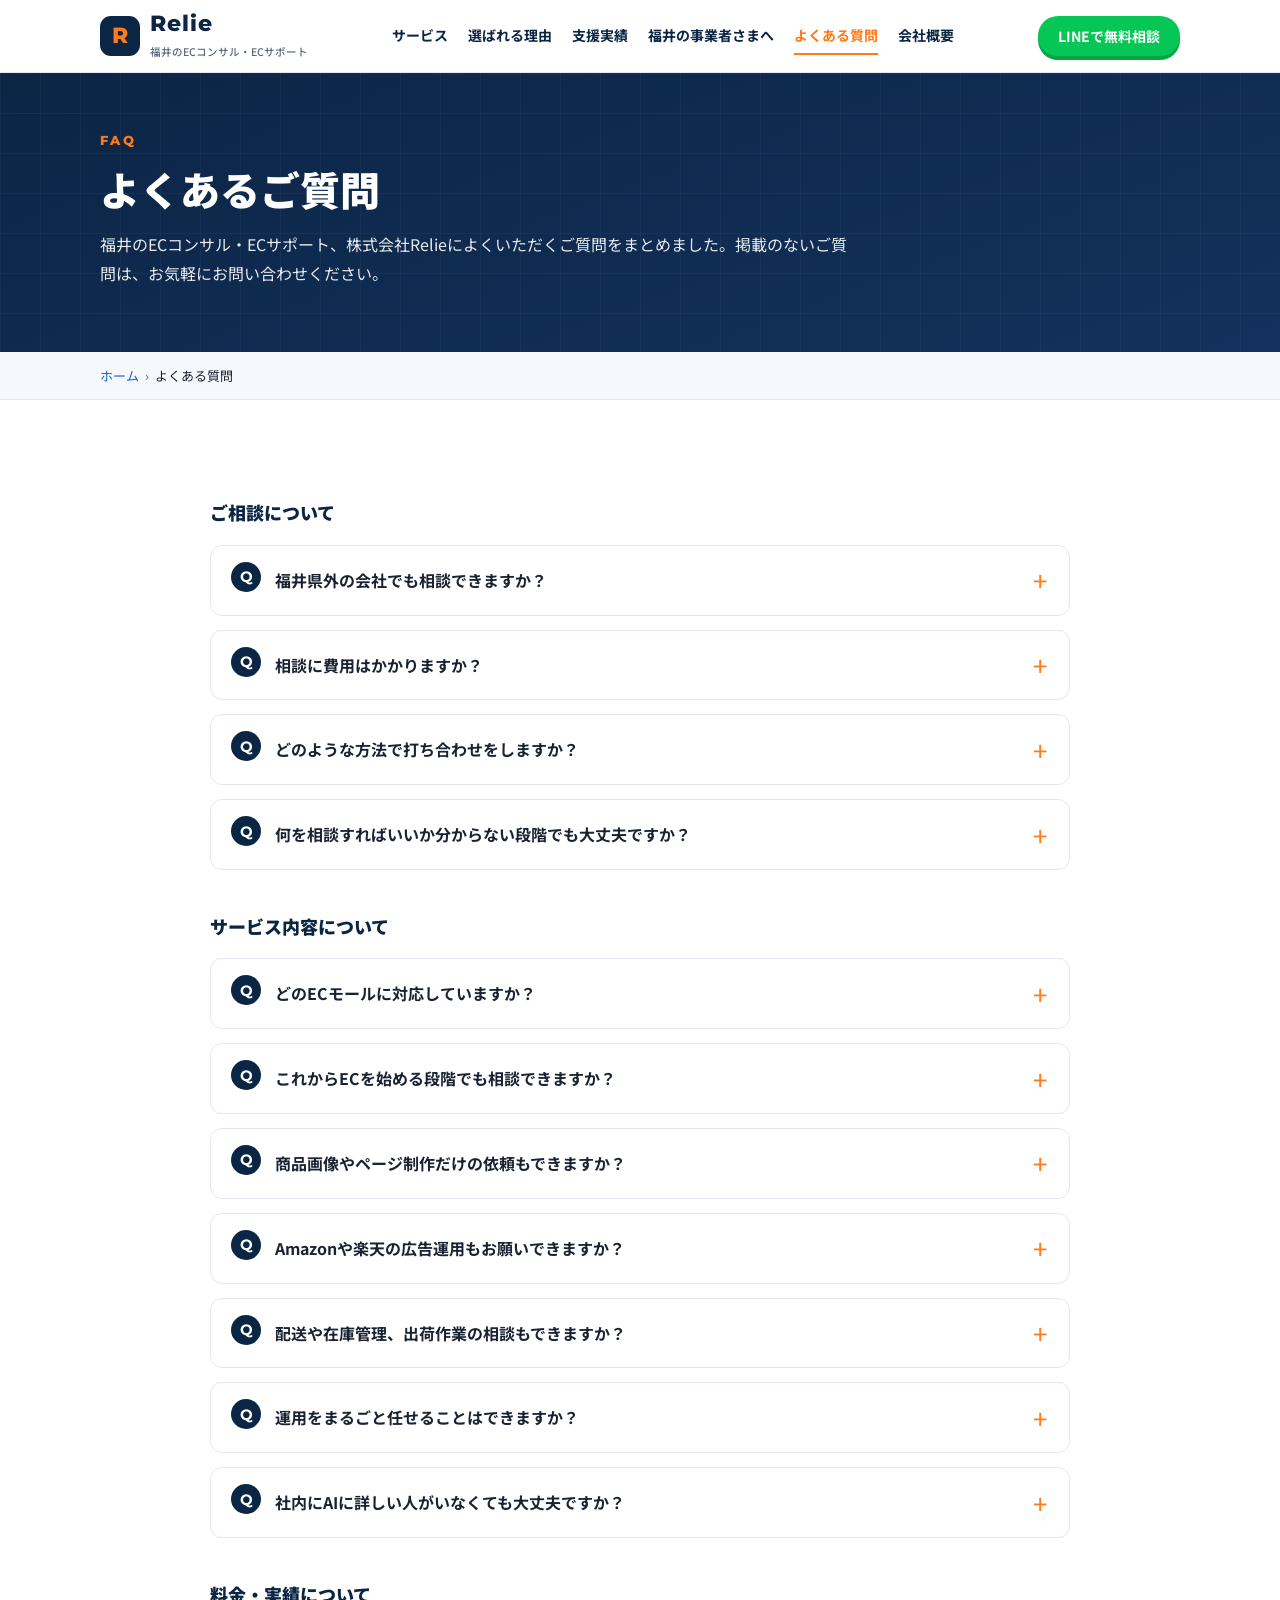
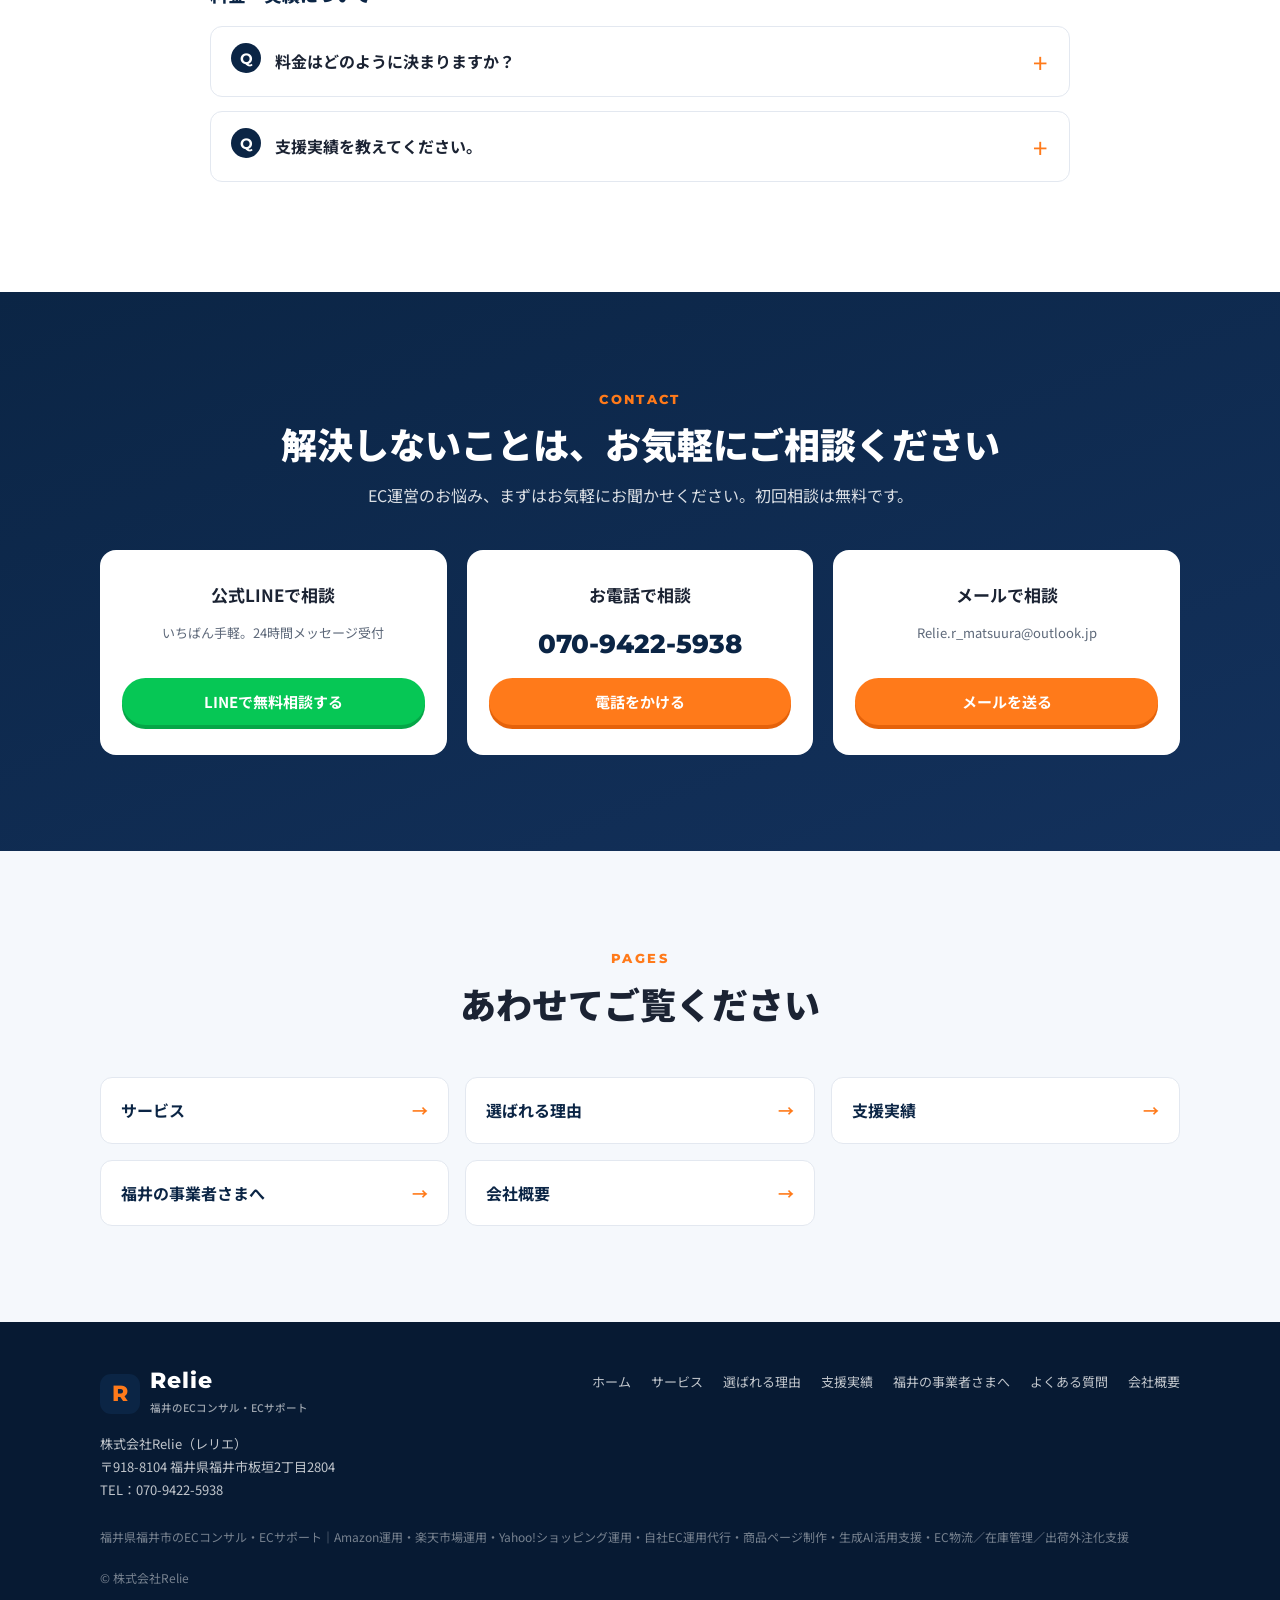
<file: faq.html>
<!doctype html>
<html lang="ja">
<head>
  <meta charset="UTF-8">
  <meta name="viewport" content="width=device-width,initial-scale=1">
  <title>よくある質問｜福井のECコンサル・ECサポート｜株式会社Relie</title>
  <meta name="description" content="福井県のECコンサル・ECサポート会社、株式会社Relieによくいただくご質問。県外からの相談、対応モール（Amazon・楽天・Yahoo!・自社EC）、相談費用、料金の決まり方、画像制作のみの依頼などにお答えします。">
  <link rel="canonical" href="https://relie20250425.github.io/-Relie-hp/faq.html">
  <meta name="google-site-verification" content="385qrn_vScTNfcwd9Vm9ZfI2tQE6gQtMFJ681Z-XNFc" />
  <meta name="theme-color" content="#0b2545">
  <meta name="geo.region" content="JP-18">
  <meta name="geo.placename" content="福井県福井市">
  <meta property="og:type" content="article">
  <meta property="og:locale" content="ja_JP">
  <meta property="og:site_name" content="株式会社Relie">
  <meta property="og:title" content="よくある質問｜福井のECコンサル・ECサポート｜株式会社Relie">
  <meta property="og:description" content="福井県のECコンサル・ECサポート会社、株式会社Relieによくいただくご質問。県外からの相談、対応モール（Amazon・楽天・Yahoo!・自社EC）、相談費用、料金の決まり方、画像制作のみの依頼などにお答えします。">
  <meta property="og:url" content="https://relie20250425.github.io/-Relie-hp/faq.html">
  <meta property="og:image" content="https://relie20250425.github.io/-Relie-hp/ogp.png">
  <meta name="twitter:card" content="summary_large_image">
  <link rel="icon" href="data:image/svg+xml,%3Csvg xmlns='http://www.w3.org/2000/svg' viewBox='0 0 64 64'%3E%3Crect width='64' height='64' rx='14' fill='%230b2545'/%3E%3Ctext x='32' y='45' font-family='Arial' font-weight='900' font-size='38' text-anchor='middle' fill='%23ff7a1a'%3ER%3C/text%3E%3C/svg%3E">
  <link rel="preconnect" href="https://fonts.googleapis.com">
  <link rel="preconnect" href="https://fonts.gstatic.com" crossorigin>
  <link href="https://fonts.googleapis.com/css2?family=Montserrat:wght@700;800&family=Noto+Sans+JP:wght@400;500;700;900&display=swap" rel="stylesheet">
  <link rel="stylesheet" href="style.css">
  <script type="application/ld+json">
{
  "@context": "https://schema.org",
  "@type": "ProfessionalService",
  "@id": "https://relie20250425.github.io/-Relie-hp/#organization",
  "name": "株式会社Relie",
  "founder": {
    "@type": "Person",
    "name": "松浦 亮太",
    "jobTitle": "代表"
  },
  "alternateName": [
    "レリエ",
    "Relie"
  ],
  "url": "https://relie20250425.github.io/-Relie-hp/",
  "image": "https://relie20250425.github.io/-Relie-hp/ogp.png",
  "email": "Relie.r_matsuura@outlook.jp",
  "telephone": "+81-70-9422-5938",
  "address": {
    "@type": "PostalAddress",
    "postalCode": "918-8104",
    "addressCountry": "JP",
    "addressRegion": "福井県",
    "addressLocality": "福井市",
    "streetAddress": "板垣2丁目2804"
  },
  "areaServed": [
    {
      "@type": "AdministrativeArea",
      "name": "福井県"
    },
    {
      "@type": "Country",
      "name": "日本"
    }
  ],
  "sameAs": [
    "https://line.me/R/ti/p/@854qvvnw"
  ],
  "description": "福井県福井市のECコンサル・ECサポート会社。Amazon・楽天市場・Yahoo!ショッピング・自社ECの運用支援、商品ページ改善・画像制作、KPI設計、生成AI活用による省力化を伴走支援します。",
  "knowsAbout": [
    "ECコンサルティング",
    "EC運用代行",
    "広告運用",
    "ROAS改善",
    "メルカリショップス",
    "Qoo10",
    "Amazon運用",
    "楽天市場運用",
    "Yahoo!ショッピング運用",
    "自社EC",
    "商品ページ改善",
    "生成AI活用",
    "EC物流",
    "在庫管理",
    "出荷代行"
  ]
}
</script>
<script type="application/ld+json">
{
  "@context": "https://schema.org",
  "@type": "BreadcrumbList",
  "itemListElement": [
    {
      "@type": "ListItem",
      "position": 1,
      "name": "ホーム",
      "item": "https://relie20250425.github.io/-Relie-hp/"
    },
    {
      "@type": "ListItem",
      "position": 2,
      "name": "よくある質問",
      "item": "https://relie20250425.github.io/-Relie-hp/faq.html"
    }
  ]
}
</script>
<script type="application/ld+json">
{
  "@context": "https://schema.org",
  "@type": "FAQPage",
  "mainEntity": [
    {
      "@type": "Question",
      "name": "福井県外の会社でも相談できますか？",
      "acceptedAnswer": {
        "@type": "Answer",
        "text": "はい。拠点は福井県福井市ですが、オンラインで全国からのご相談に対応しています。"
      }
    },
    {
      "@type": "Question",
      "name": "相談に費用はかかりますか？",
      "acceptedAnswer": {
        "@type": "Answer",
        "text": "初回のご相談は無料です。公式LINE・お電話・メールからお気軽にご連絡ください。"
      }
    },
    {
      "@type": "Question",
      "name": "どのような方法で打ち合わせをしますか？",
      "acceptedAnswer": {
        "@type": "Answer",
        "text": "オンライン会議・お電話・公式LINEなど、ご都合のよい方法で対応します。福井県内の事業者さまは、対面でのお打ち合わせもご相談ください。"
      }
    },
    {
      "@type": "Question",
      "name": "何を相談すればいいか分からない段階でも大丈夫ですか？",
      "acceptedAnswer": {
        "@type": "Answer",
        "text": "はい。現状をお伺いしながら、課題の整理から一緒に行います。「ECをやっているが手応えがない」といったご相談でも問題ありません。"
      }
    },
    {
      "@type": "Question",
      "name": "どのECモールに対応していますか？",
      "acceptedAnswer": {
        "@type": "Answer",
        "text": "Amazon・楽天市場・Yahoo!ショッピング・自社ECのほか、メルカリショップス・Qoo10にも対応しています。複数モールを横断した運用設計も得意としています。"
      }
    },
    {
      "@type": "Question",
      "name": "これからECを始める段階でも相談できますか？",
      "acceptedAnswer": {
        "@type": "Answer",
        "text": "はい。どのモールから始めるべきか、在庫や資金繰りを踏まえた立ち上げ計画づくりからご支援します。"
      }
    },
    {
      "@type": "Question",
      "name": "商品画像やページ制作だけの依頼もできますか？",
      "acceptedAnswer": {
        "@type": "Answer",
        "text": "はい。SEO・CVRの観点での商品ページ改善や、生成AIを活用した画像制作のみのご相談も可能です。"
      }
    },
    {
      "@type": "Question",
      "name": "Amazonや楽天の広告運用もお願いできますか？",
      "acceptedAnswer": {
        "@type": "Answer",
        "text": "はい。Amazon（SP・SB・SD広告）や楽天市場（RPP広告）、Criteoなどの広告運用に対応しています。管理画面のデータをもとにキーワード・入札・予算配分を調整し、商品の利益率から逆算した適切なROASまで引き上げる運用を行います。"
      }
    },
    {
      "@type": "Question",
      "name": "配送や在庫管理、出荷作業の相談もできますか？",
      "acceptedAnswer": {
        "@type": "Answer",
        "text": "はい。配送・在庫管理・出荷業務などロジスティクスの課題もご相談いただけます。在庫管理の仕組みづくりや、自社出荷の外注化（外部倉庫・出荷代行への切り替え）による社内リソースの削減を得意としています。"
      }
    },
    {
      "@type": "Question",
      "name": "運用をまるごと任せることはできますか？",
      "acceptedAnswer": {
        "@type": "Answer",
        "text": "ご支援の範囲に応じて、運用代行のご相談も承っています。社内にノウハウが残るよう、定例レビューとあわせた進め方をおすすめしています。"
      }
    },
    {
      "@type": "Question",
      "name": "社内にAIに詳しい人がいなくても大丈夫ですか？",
      "acceptedAnswer": {
        "@type": "Answer",
        "text": "はい。専門知識がなくても使えるテンプレートや手順を整備し、日々の運用に定着するまでサポートします。"
      }
    },
    {
      "@type": "Question",
      "name": "料金はどのように決まりますか？",
      "acceptedAnswer": {
        "@type": "Answer",
        "text": "ご支援の範囲（運用伴走・制作・AI導入など）や対応モール数により変わります。ヒアリング後にお見積りをご提示します。"
      }
    },
    {
      "@type": "Question",
      "name": "支援実績を教えてください。",
      "acceptedAnswer": {
        "@type": "Answer",
        "text": "Amazonで半年間に売上+195%・+382%、楽天市場で売上前年比185%などの実績があります。現在も複数のクライアントさまの運用を継続しており、広告運用では運用開始2ヶ月でROAS 4.45を達成した事例もあります。詳しくは支援実績ページをご覧ください。"
      }
    }
  ]
}
</script>
</head>
<body>

  <header class="header">
    <div class="wrap header__in">
      <a class="logo" href="./" aria-label="株式会社Relie トップへ">
        <span class="logo__mark" aria-hidden="true">R</span>
        <span>
          <span class="logo__name">Relie</span>
          <span class="logo__sub">福井のECコンサル・ECサポート</span>
        </span>
      </a>
      <nav class="gnav" id="gnav" aria-label="グローバルナビゲーション">
        <a href="service.html">サービス</a>
        <a href="reason.html">選ばれる理由</a>
        <a href="works.html">支援実績</a>
        <a href="fukui.html">福井の事業者さまへ</a>
        <a href="faq.html" aria-current="page">よくある質問</a>
        <a href="company.html">会社概要</a>
      </nav>
      <div class="header__cta">
        <a class="header__tel" href="tel:070-9422-5938"><b>070-9422-5938</b><span>お電話でのご相談</span></a>
        <a class="btn btn-line" href="https://line.me/R/ti/p/@854qvvnw" target="_blank" rel="noopener">LINEで無料相談</a>
        <button class="menu-btn" id="menuBtn" aria-label="メニューを開く" aria-controls="gnav" aria-expanded="false"><span></span><span></span><span></span></button>
      </div>
    </div>
  </header>

  <main id="top">
    <section class="page-hero">
      <div class="wrap page-hero__in">
        <div class="sec-en">FAQ</div>
        <h1>よくあるご質問</h1>
        <p>福井のECコンサル・ECサポート、株式会社Relieによくいただくご質問をまとめました。掲載のないご質問は、お気軽にお問い合わせください。</p>
      </div>
    </section>
    <nav class="crumb" aria-label="パンくずリスト">
      <ol><li><a href="./">ホーム</a></li><li aria-current="page">よくある質問</li></ol>
    </nav>

    <section class="sec">
      <div class="wrap">
        <div class="faq"><h2 class="faq-cat reveal">ご相談について</h2><details class="reveal"><summary>福井県外の会社でも相談できますか？</summary><div class="ans">はい。拠点は福井県福井市ですが、オンラインで全国からのご相談に対応しています。</div></details><details class="reveal"><summary>相談に費用はかかりますか？</summary><div class="ans">初回のご相談は無料です。公式LINE・お電話・メールからお気軽にご連絡ください。</div></details><details class="reveal"><summary>どのような方法で打ち合わせをしますか？</summary><div class="ans">オンライン会議・お電話・公式LINEなど、ご都合のよい方法で対応します。福井県内の事業者さまは、対面でのお打ち合わせもご相談ください。</div></details><details class="reveal"><summary>何を相談すればいいか分からない段階でも大丈夫ですか？</summary><div class="ans">はい。現状をお伺いしながら、課題の整理から一緒に行います。「ECをやっているが手応えがない」といったご相談でも問題ありません。</div></details><h2 class="faq-cat reveal">サービス内容について</h2><details class="reveal"><summary>どのECモールに対応していますか？</summary><div class="ans">Amazon・楽天市場・Yahoo!ショッピング・自社ECのほか、メルカリショップス・Qoo10にも対応しています。複数モールを横断した運用設計も得意としています。</div></details><details class="reveal"><summary>これからECを始める段階でも相談できますか？</summary><div class="ans">はい。どのモールから始めるべきか、在庫や資金繰りを踏まえた立ち上げ計画づくりからご支援します。</div></details><details class="reveal"><summary>商品画像やページ制作だけの依頼もできますか？</summary><div class="ans">はい。SEO・CVRの観点での商品ページ改善や、生成AIを活用した画像制作のみのご相談も可能です。</div></details><details class="reveal"><summary>Amazonや楽天の広告運用もお願いできますか？</summary><div class="ans">はい。Amazon（SP・SB・SD広告）や楽天市場（RPP広告）、Criteoなどの広告運用に対応しています。管理画面のデータをもとにキーワード・入札・予算配分を調整し、商品の利益率から逆算した適切なROASまで引き上げる運用を行います。</div></details><details class="reveal"><summary>配送や在庫管理、出荷作業の相談もできますか？</summary><div class="ans">はい。配送・在庫管理・出荷業務などロジスティクスの課題もご相談いただけます。在庫管理の仕組みづくりや、自社出荷の外注化（外部倉庫・出荷代行への切り替え）による社内リソースの削減を得意としています。</div></details><details class="reveal"><summary>運用をまるごと任せることはできますか？</summary><div class="ans">ご支援の範囲に応じて、運用代行のご相談も承っています。社内にノウハウが残るよう、定例レビューとあわせた進め方をおすすめしています。</div></details><details class="reveal"><summary>社内にAIに詳しい人がいなくても大丈夫ですか？</summary><div class="ans">はい。専門知識がなくても使えるテンプレートや手順を整備し、日々の運用に定着するまでサポートします。</div></details><h2 class="faq-cat reveal">料金・実績について</h2><details class="reveal"><summary>料金はどのように決まりますか？</summary><div class="ans">ご支援の範囲（運用伴走・制作・AI導入など）や対応モール数により変わります。ヒアリング後にお見積りをご提示します。</div></details><details class="reveal"><summary>支援実績を教えてください。</summary><div class="ans">Amazonで半年間に売上+195%・+382%、楽天市場で売上前年比185%などの実績があります。現在も複数のクライアントさまの運用を継続しており、広告運用では運用開始2ヶ月でROAS 4.45を達成した事例もあります。詳しくは支援実績ページをご覧ください。</div></details></div>
      </div>
    </section>

    <section class="sec contact" id="contact" aria-labelledby="contact-title">
      <div class="wrap">
        <div class="sec-en">Contact</div>
        <h2 class="sec-title" id="contact-title">解決しないことは、お気軽にご相談ください</h2>
        <p class="sec-lead">EC運営のお悩み、まずはお気軽にお聞かせください。初回相談は無料です。</p>
        <div class="contact__grid">
          <div class="contact__card">
            <h3>公式LINEで相談</h3>
            <p>いちばん手軽。24時間メッセージ受付</p>
            <a class="btn btn-line" href="https://line.me/R/ti/p/@854qvvnw" target="_blank" rel="noopener">LINEで無料相談する</a>
          </div>
          <div class="contact__card">
            <h3>お電話で相談</h3>
            <a class="contact__tel" href="tel:070-9422-5938">070-9422-5938</a>
            <a class="btn btn-orange" href="tel:070-9422-5938">電話をかける</a>
          </div>
          <div class="contact__card">
            <h3>メールで相談</h3>
            <p>Relie.r_matsuura@outlook.jp</p>
            <a class="btn btn-orange" href="mailto:Relie.r_matsuura@outlook.jp?subject=ECのご相談（ホームページより）">メールを送る</a>
          </div>
        </div>
      </div>
    </section>

    <section class="sec sec--gray" aria-labelledby="rel-title">
      <div class="wrap">
        <div class="sec-head"><div class="sec-en">Pages</div><h2 class="sec-title" id="rel-title">あわせてご覧ください</h2></div>
        <div class="related"><a href="service.html">サービス</a><a href="reason.html">選ばれる理由</a><a href="works.html">支援実績</a><a href="fukui.html">福井の事業者さまへ</a><a href="company.html">会社概要</a></div>
      </div>
    </section>
  </main>

  <footer class="footer">
    <div class="wrap">
      <div class="footer__in">
        <div>
          <a class="logo" href="./"><span class="logo__mark" aria-hidden="true">R</span><span><span class="logo__name">Relie</span><span class="logo__sub">福井のECコンサル・ECサポート</span></span></a>
          <p style="margin:14px 0 0">株式会社Relie（レリエ）<br>〒918-8104 福井県福井市板垣2丁目2804<br>TEL：070-9422-5938</p>
        </div>
        <nav aria-label="フッターナビゲーション">
          <a href="./">ホーム</a><a href="service.html">サービス</a><a href="reason.html">選ばれる理由</a><a href="works.html">支援実績</a><a href="fukui.html">福井の事業者さまへ</a><a href="faq.html">よくある質問</a><a href="company.html">会社概要</a>
        </nav>
      </div>
      <p class="footer__kw">福井県福井市のECコンサル・ECサポート｜Amazon運用・楽天市場運用・Yahoo!ショッピング運用・自社EC運用代行・商品ページ制作・生成AI活用支援・EC物流／在庫管理／出荷外注化支援</p>
      <p class="copy">© 株式会社Relie</p>
    </div>
  </footer>

  <div class="sp-cta">
    <a href="https://line.me/R/ti/p/@854qvvnw" target="_blank" rel="noopener">LINEで無料相談</a>
    <a href="tel:070-9422-5938">電話で相談</a>
  </div>

  <script src="script.js"></script>
</body>
</html>
</file>
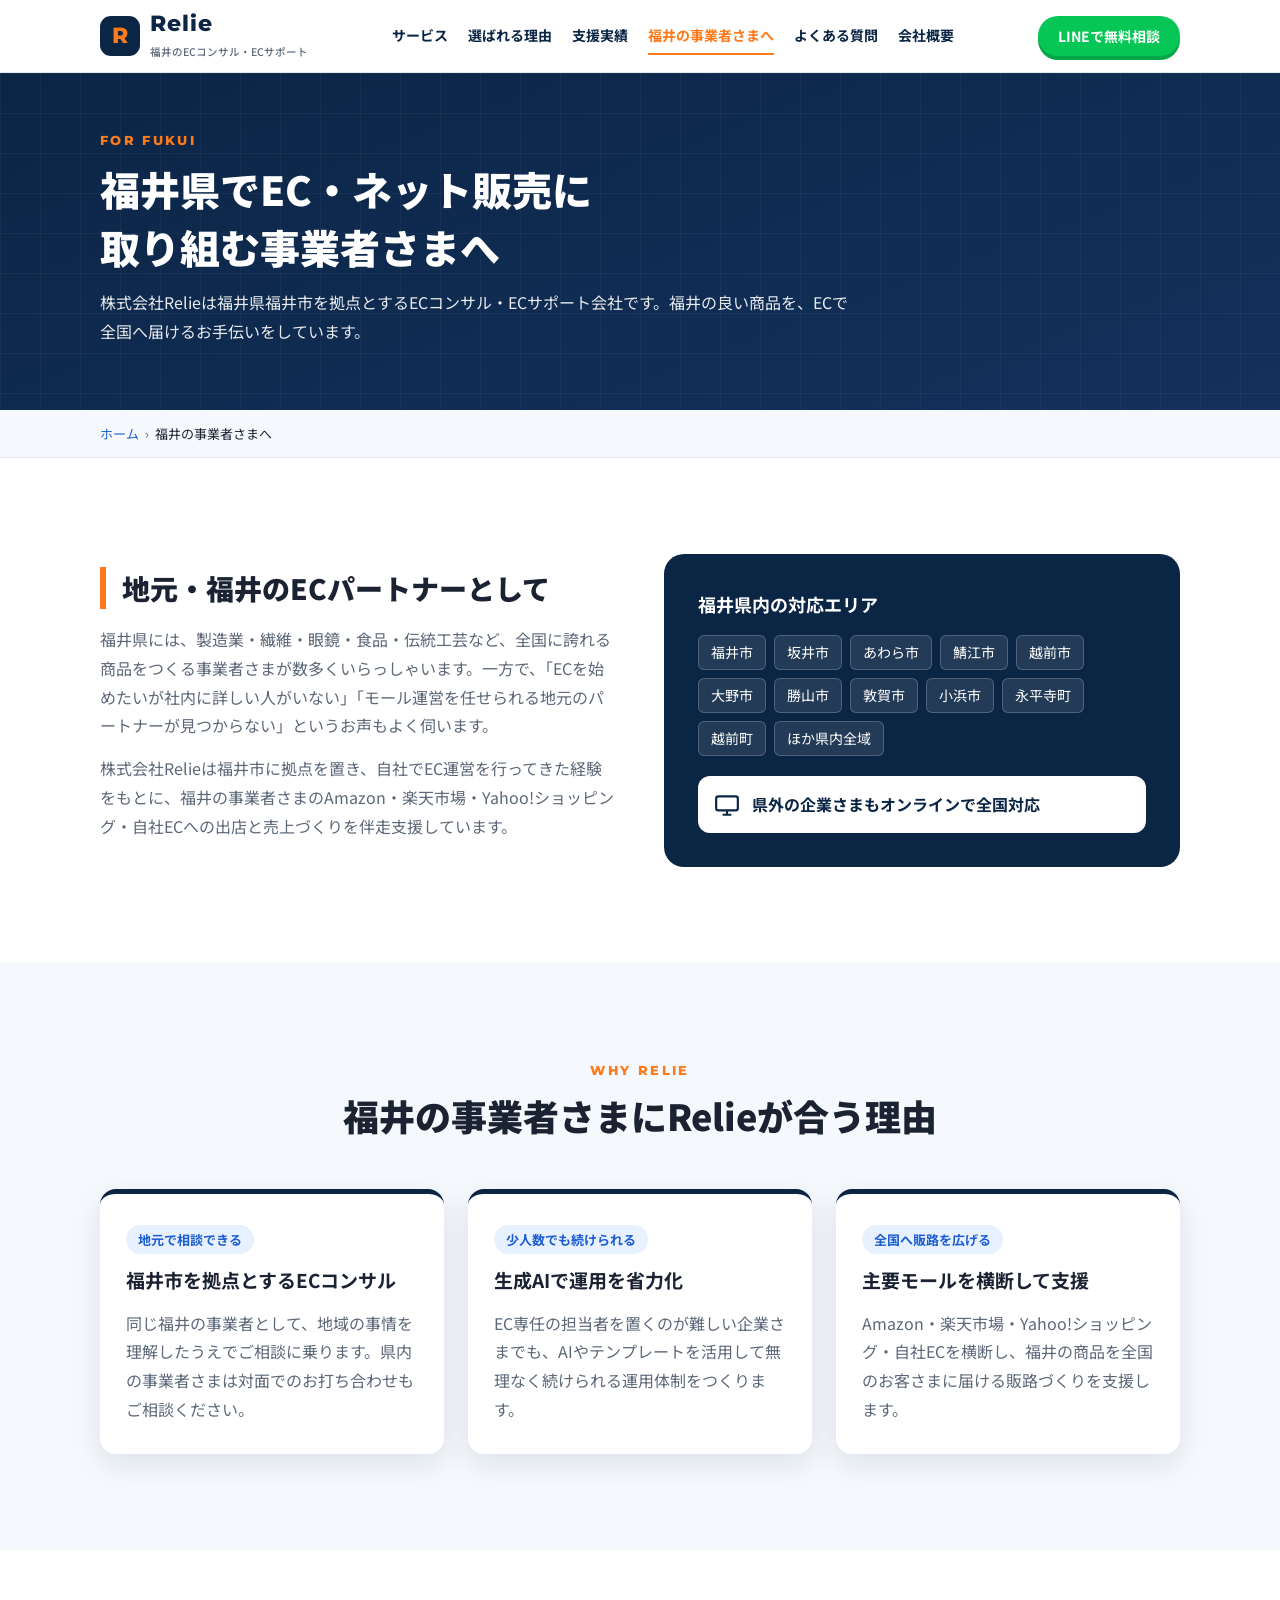
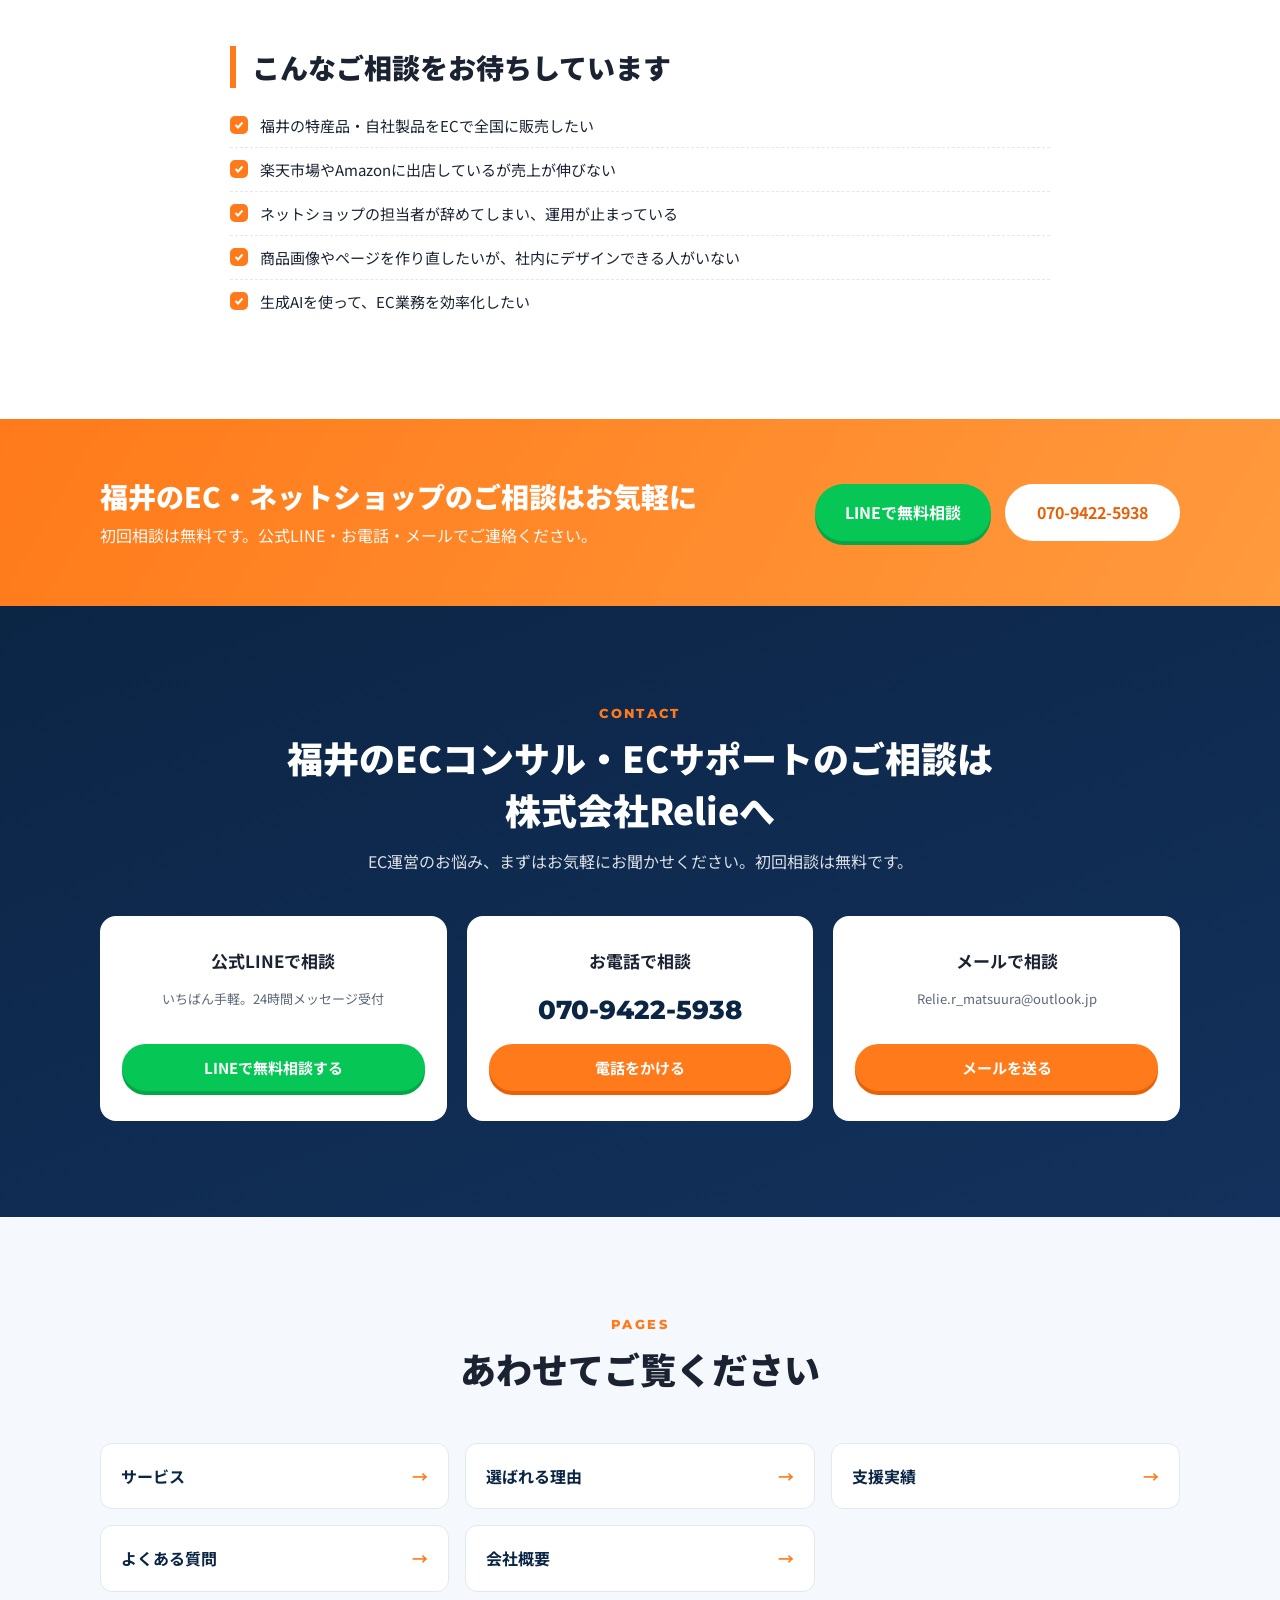
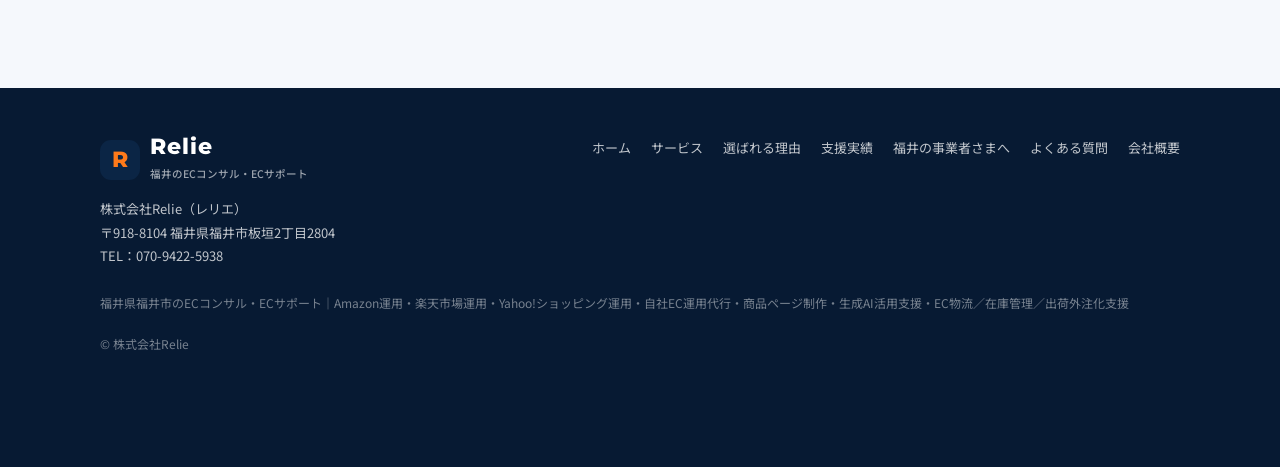
<file: fukui.html>
<!doctype html>
<html lang="ja">
<head>
  <meta charset="UTF-8">
  <meta name="viewport" content="width=device-width,initial-scale=1">
  <title>福井県の事業者さまへ｜福井市のECコンサル・ネットショップ支援｜株式会社Relie</title>
  <meta name="description" content="福井市を拠点に福井県内全域（坂井市・鯖江市・越前市・敦賀市ほか）のEC・ネットショップ運営を支援する株式会社Relie。Amazon・楽天・Yahoo!への出店や売上改善を、地元のECコンサルとして伴走します。">
  <link rel="canonical" href="https://relie20250425.github.io/-Relie-hp/fukui.html">
  <meta name="google-site-verification" content="385qrn_vScTNfcwd9Vm9ZfI2tQE6gQtMFJ681Z-XNFc" />
  <meta name="theme-color" content="#0b2545">
  <meta name="geo.region" content="JP-18">
  <meta name="geo.placename" content="福井県福井市">
  <meta property="og:type" content="article">
  <meta property="og:locale" content="ja_JP">
  <meta property="og:site_name" content="株式会社Relie">
  <meta property="og:title" content="福井県の事業者さまへ｜福井市のECコンサル・ネットショップ支援｜株式会社Relie">
  <meta property="og:description" content="福井市を拠点に福井県内全域（坂井市・鯖江市・越前市・敦賀市ほか）のEC・ネットショップ運営を支援する株式会社Relie。Amazon・楽天・Yahoo!への出店や売上改善を、地元のECコンサルとして伴走します。">
  <meta property="og:url" content="https://relie20250425.github.io/-Relie-hp/fukui.html">
  <meta property="og:image" content="https://relie20250425.github.io/-Relie-hp/ogp.png">
  <meta name="twitter:card" content="summary_large_image">
  <link rel="icon" href="data:image/svg+xml,%3Csvg xmlns='http://www.w3.org/2000/svg' viewBox='0 0 64 64'%3E%3Crect width='64' height='64' rx='14' fill='%230b2545'/%3E%3Ctext x='32' y='45' font-family='Arial' font-weight='900' font-size='38' text-anchor='middle' fill='%23ff7a1a'%3ER%3C/text%3E%3C/svg%3E">
  <link rel="preconnect" href="https://fonts.googleapis.com">
  <link rel="preconnect" href="https://fonts.gstatic.com" crossorigin>
  <link href="https://fonts.googleapis.com/css2?family=Montserrat:wght@700;800&family=Noto+Sans+JP:wght@400;500;700;900&display=swap" rel="stylesheet">
  <link rel="stylesheet" href="style.css">
  <script type="application/ld+json">
{
  "@context": "https://schema.org",
  "@type": "ProfessionalService",
  "@id": "https://relie20250425.github.io/-Relie-hp/#organization",
  "name": "株式会社Relie",
  "founder": {
    "@type": "Person",
    "name": "松浦 亮太",
    "jobTitle": "代表"
  },
  "alternateName": [
    "レリエ",
    "Relie"
  ],
  "url": "https://relie20250425.github.io/-Relie-hp/",
  "image": "https://relie20250425.github.io/-Relie-hp/ogp.png",
  "email": "Relie.r_matsuura@outlook.jp",
  "telephone": "+81-70-9422-5938",
  "address": {
    "@type": "PostalAddress",
    "postalCode": "918-8104",
    "addressCountry": "JP",
    "addressRegion": "福井県",
    "addressLocality": "福井市",
    "streetAddress": "板垣2丁目2804"
  },
  "areaServed": [
    {
      "@type": "AdministrativeArea",
      "name": "福井県"
    },
    {
      "@type": "Country",
      "name": "日本"
    }
  ],
  "sameAs": [
    "https://line.me/R/ti/p/@854qvvnw"
  ],
  "description": "福井県福井市のECコンサル・ECサポート会社。Amazon・楽天市場・Yahoo!ショッピング・自社ECの運用支援、商品ページ改善・画像制作、KPI設計、生成AI活用による省力化を伴走支援します。",
  "knowsAbout": [
    "ECコンサルティング",
    "EC運用代行",
    "広告運用",
    "ROAS改善",
    "メルカリショップス",
    "Qoo10",
    "Amazon運用",
    "楽天市場運用",
    "Yahoo!ショッピング運用",
    "自社EC",
    "商品ページ改善",
    "生成AI活用",
    "EC物流",
    "在庫管理",
    "出荷代行"
  ]
}
</script>
<script type="application/ld+json">
{
  "@context": "https://schema.org",
  "@type": "BreadcrumbList",
  "itemListElement": [
    {
      "@type": "ListItem",
      "position": 1,
      "name": "ホーム",
      "item": "https://relie20250425.github.io/-Relie-hp/"
    },
    {
      "@type": "ListItem",
      "position": 2,
      "name": "福井の事業者さまへ",
      "item": "https://relie20250425.github.io/-Relie-hp/fukui.html"
    }
  ]
}
</script>
</head>
<body>

  <header class="header">
    <div class="wrap header__in">
      <a class="logo" href="./" aria-label="株式会社Relie トップへ">
        <span class="logo__mark" aria-hidden="true">R</span>
        <span>
          <span class="logo__name">Relie</span>
          <span class="logo__sub">福井のECコンサル・ECサポート</span>
        </span>
      </a>
      <nav class="gnav" id="gnav" aria-label="グローバルナビゲーション">
        <a href="service.html">サービス</a>
        <a href="reason.html">選ばれる理由</a>
        <a href="works.html">支援実績</a>
        <a href="fukui.html" aria-current="page">福井の事業者さまへ</a>
        <a href="faq.html">よくある質問</a>
        <a href="company.html">会社概要</a>
      </nav>
      <div class="header__cta">
        <a class="header__tel" href="tel:070-9422-5938"><b>070-9422-5938</b><span>お電話でのご相談</span></a>
        <a class="btn btn-line" href="https://line.me/R/ti/p/@854qvvnw" target="_blank" rel="noopener">LINEで無料相談</a>
        <button class="menu-btn" id="menuBtn" aria-label="メニューを開く" aria-controls="gnav" aria-expanded="false"><span></span><span></span><span></span></button>
      </div>
    </div>
  </header>

  <main id="top">
    <section class="page-hero">
      <div class="wrap page-hero__in">
        <div class="sec-en">For Fukui</div>
        <h1>福井県でEC・ネット販売に<br>取り組む事業者さまへ</h1>
        <p>株式会社Relieは福井県福井市を拠点とするECコンサル・ECサポート会社です。福井の良い商品を、ECで全国へ届けるお手伝いをしています。</p>
      </div>
    </section>
    <nav class="crumb" aria-label="パンくずリスト">
      <ol><li><a href="./">ホーム</a></li><li aria-current="page">福井の事業者さまへ</li></ol>
    </nav>

    <section class="sec">
      <div class="wrap local">
        <div class="reveal prose" style="margin:0">
          <h2>地元・福井のECパートナーとして</h2>
          <p>福井県には、製造業・繊維・眼鏡・食品・伝統工芸など、全国に誇れる商品をつくる事業者さまが数多くいらっしゃいます。一方で、「ECを始めたいが社内に詳しい人がいない」「モール運営を任せられる地元のパートナーが見つからない」というお声もよく伺います。</p>
          <p>株式会社Relieは福井市に拠点を置き、自社でEC運営を行ってきた経験をもとに、福井の事業者さまのAmazon・楽天市場・Yahoo!ショッピング・自社ECへの出店と売上づくりを伴走支援しています。</p>
        </div>
        <div class="local__box reveal">
          <h3>福井県内の対応エリア</h3>
          <ul class="areas"><li>福井市</li><li>坂井市</li><li>あわら市</li><li>鯖江市</li><li>越前市</li><li>大野市</li><li>勝山市</li><li>敦賀市</li><li>小浜市</li><li>永平寺町</li><li>越前町</li><li>ほか県内全域</li></ul>
          <div class="online">
            <svg width="26" height="26" viewBox="0 0 24 24" fill="none" stroke="currentColor" stroke-width="2"><rect x="2" y="4" width="20" height="13" rx="2"/><path d="M8 21h8M12 17v4"/></svg>
            県外の企業さまもオンラインで全国対応
          </div>
        </div>
      </div>
    </section>

    <section class="sec sec--gray" aria-labelledby="fk-why">
      <div class="wrap">
        <div class="sec-head reveal"><div class="sec-en">Why Relie</div><h2 class="sec-title" id="fk-why">福井の事業者さまにRelieが合う理由</h2></div>
        <div class="worries">
          <article class="worry reveal"><span class="worry__who">地元で相談できる</span><h3>福井市を拠点とするECコンサル</h3><p style="color:var(--muted);margin:0">同じ福井の事業者として、地域の事情を理解したうえでご相談に乗ります。県内の事業者さまは対面でのお打ち合わせもご相談ください。</p></article>
          <article class="worry reveal"><span class="worry__who">少人数でも続けられる</span><h3>生成AIで運用を省力化</h3><p style="color:var(--muted);margin:0">EC専任の担当者を置くのが難しい企業さまでも、AIやテンプレートを活用して無理なく続けられる運用体制をつくります。</p></article>
          <article class="worry reveal"><span class="worry__who">全国へ販路を広げる</span><h3>主要モールを横断して支援</h3><p style="color:var(--muted);margin:0">Amazon・楽天市場・Yahoo!ショッピング・自社ECを横断し、福井の商品を全国のお客さまに届ける販路づくりを支援します。</p></article>
        </div>
      </div>
    </section>

    <section class="sec">
      <div class="wrap prose reveal">
        <h2>こんなご相談をお待ちしています</h2>
        <ul class="checks"><li>福井の特産品・自社製品をECで全国に販売したい</li><li>楽天市場やAmazonに出店しているが売上が伸びない</li><li>ネットショップの担当者が辞めてしまい、運用が止まっている</li><li>商品画像やページを作り直したいが、社内にデザインできる人がいない</li><li>生成AIを使って、EC業務を効率化したい</li></ul>
      </div>
    </section>

    <aside class="cta-band" aria-label="無料相談のご案内">
      <div class="wrap cta-band__in">
        <div>
          <h2>福井のEC・ネットショップのご相談はお気軽に</h2>
          <p>初回相談は無料です。公式LINE・お電話・メールでご連絡ください。</p>
        </div>
        <div class="cta-band__btns">
          <a class="btn btn-line" href="https://line.me/R/ti/p/@854qvvnw" target="_blank" rel="noopener">LINEで無料相談</a>
          <a class="btn btn-white" href="tel:070-9422-5938">070-9422-5938</a>
        </div>
      </div>
    </aside>

    <section class="sec contact" id="contact" aria-labelledby="contact-title">
      <div class="wrap">
        <div class="sec-en">Contact</div>
        <h2 class="sec-title" id="contact-title">福井のECコンサル・ECサポートのご相談は<br>株式会社Relieへ</h2>
        <p class="sec-lead">EC運営のお悩み、まずはお気軽にお聞かせください。初回相談は無料です。</p>
        <div class="contact__grid">
          <div class="contact__card">
            <h3>公式LINEで相談</h3>
            <p>いちばん手軽。24時間メッセージ受付</p>
            <a class="btn btn-line" href="https://line.me/R/ti/p/@854qvvnw" target="_blank" rel="noopener">LINEで無料相談する</a>
          </div>
          <div class="contact__card">
            <h3>お電話で相談</h3>
            <a class="contact__tel" href="tel:070-9422-5938">070-9422-5938</a>
            <a class="btn btn-orange" href="tel:070-9422-5938">電話をかける</a>
          </div>
          <div class="contact__card">
            <h3>メールで相談</h3>
            <p>Relie.r_matsuura@outlook.jp</p>
            <a class="btn btn-orange" href="mailto:Relie.r_matsuura@outlook.jp?subject=ECのご相談（ホームページより）">メールを送る</a>
          </div>
        </div>
      </div>
    </section>

    <section class="sec sec--gray" aria-labelledby="rel-title">
      <div class="wrap">
        <div class="sec-head"><div class="sec-en">Pages</div><h2 class="sec-title" id="rel-title">あわせてご覧ください</h2></div>
        <div class="related"><a href="service.html">サービス</a><a href="reason.html">選ばれる理由</a><a href="works.html">支援実績</a><a href="faq.html">よくある質問</a><a href="company.html">会社概要</a></div>
      </div>
    </section>
  </main>

  <footer class="footer">
    <div class="wrap">
      <div class="footer__in">
        <div>
          <a class="logo" href="./"><span class="logo__mark" aria-hidden="true">R</span><span><span class="logo__name">Relie</span><span class="logo__sub">福井のECコンサル・ECサポート</span></span></a>
          <p style="margin:14px 0 0">株式会社Relie（レリエ）<br>〒918-8104 福井県福井市板垣2丁目2804<br>TEL：070-9422-5938</p>
        </div>
        <nav aria-label="フッターナビゲーション">
          <a href="./">ホーム</a><a href="service.html">サービス</a><a href="reason.html">選ばれる理由</a><a href="works.html">支援実績</a><a href="fukui.html">福井の事業者さまへ</a><a href="faq.html">よくある質問</a><a href="company.html">会社概要</a>
        </nav>
      </div>
      <p class="footer__kw">福井県福井市のECコンサル・ECサポート｜Amazon運用・楽天市場運用・Yahoo!ショッピング運用・自社EC運用代行・商品ページ制作・生成AI活用支援・EC物流／在庫管理／出荷外注化支援</p>
      <p class="copy">© 株式会社Relie</p>
    </div>
  </footer>

  <div class="sp-cta">
    <a href="https://line.me/R/ti/p/@854qvvnw" target="_blank" rel="noopener">LINEで無料相談</a>
    <a href="tel:070-9422-5938">電話で相談</a>
  </div>

  <script src="script.js"></script>
</body>
</html>
</file>
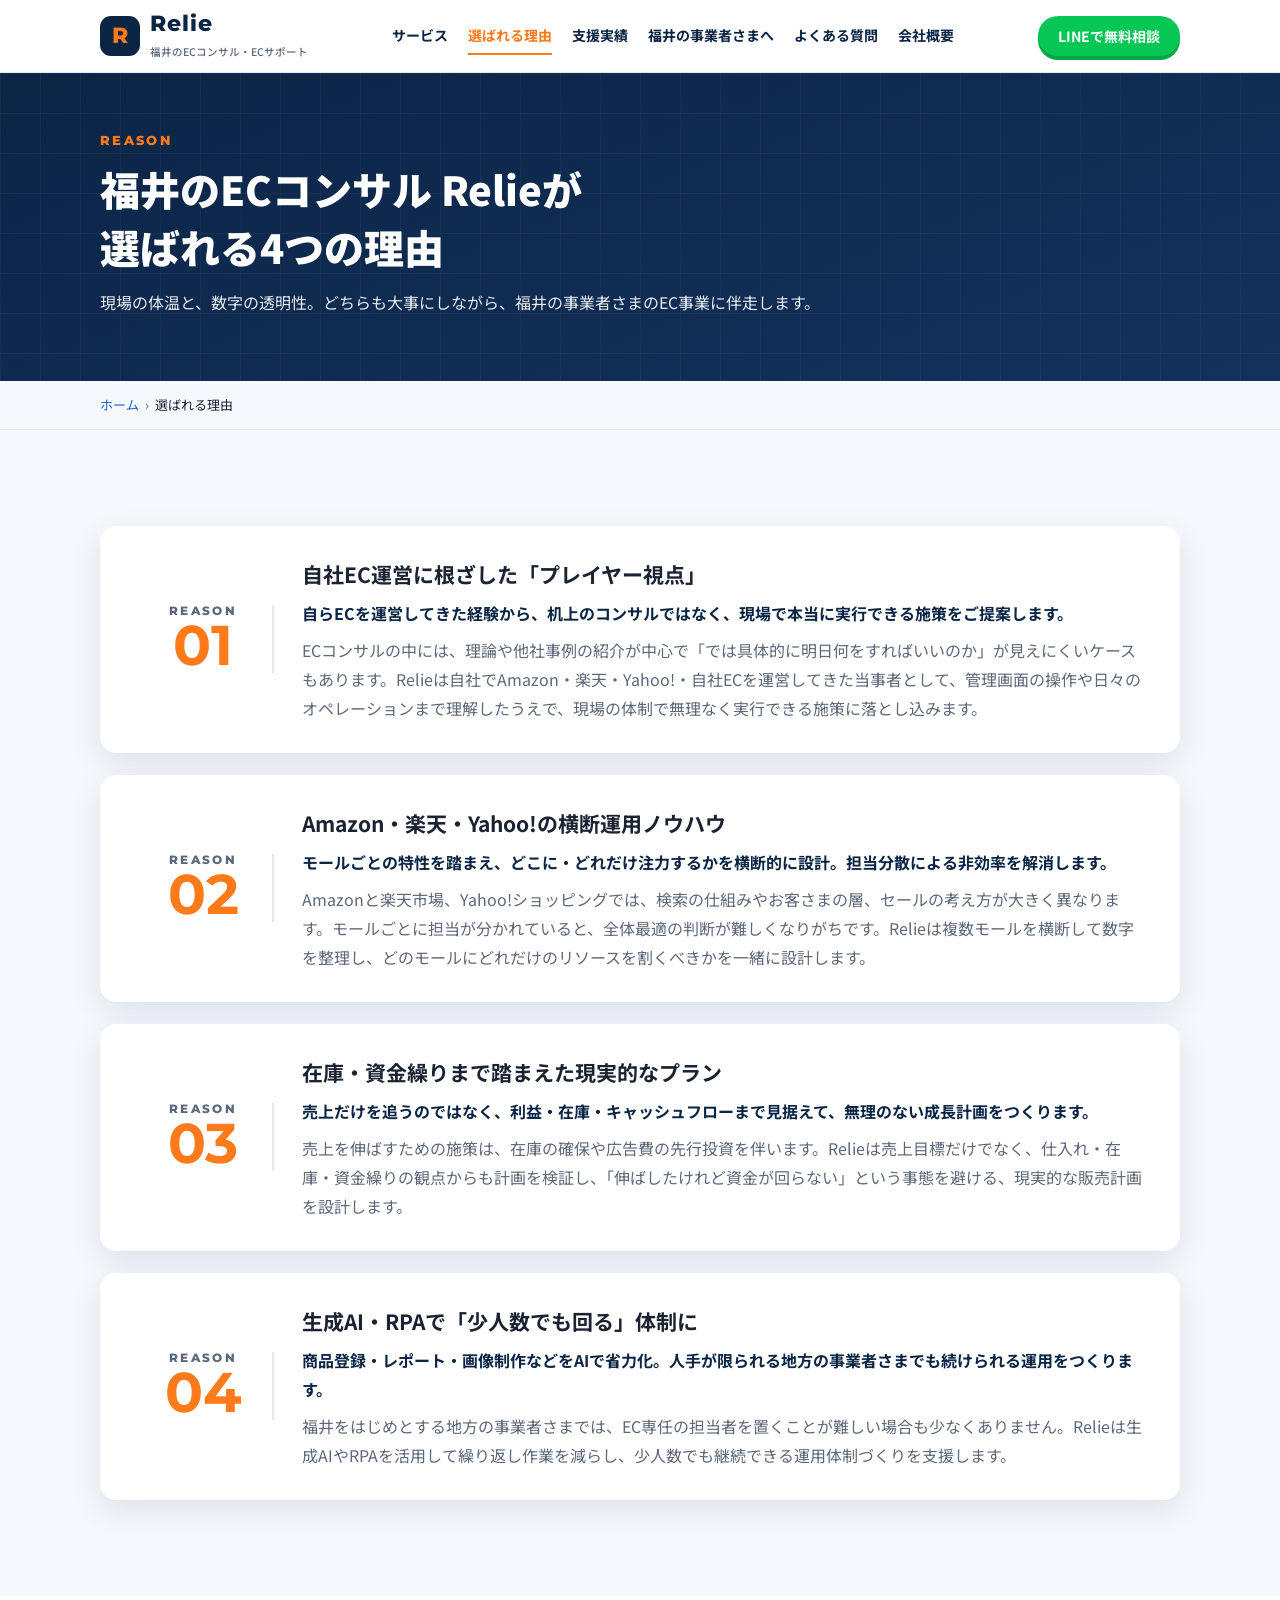
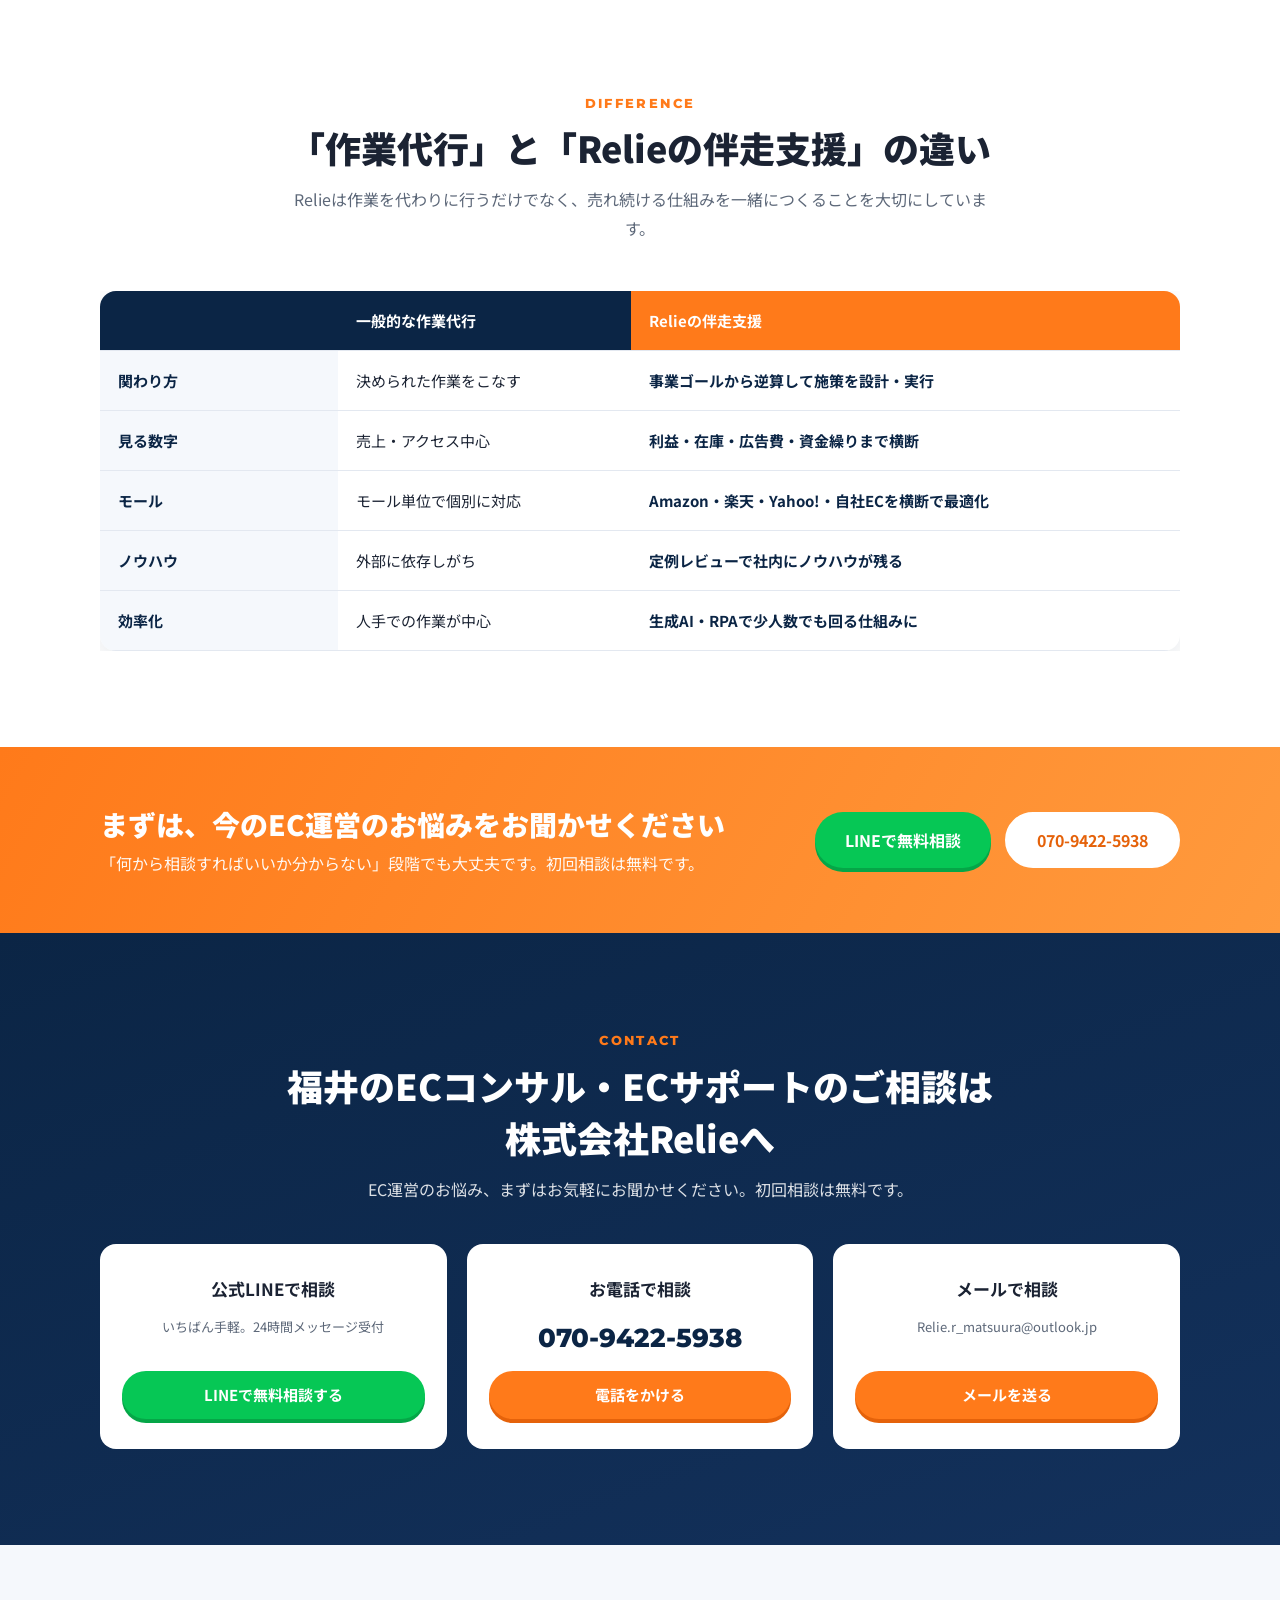
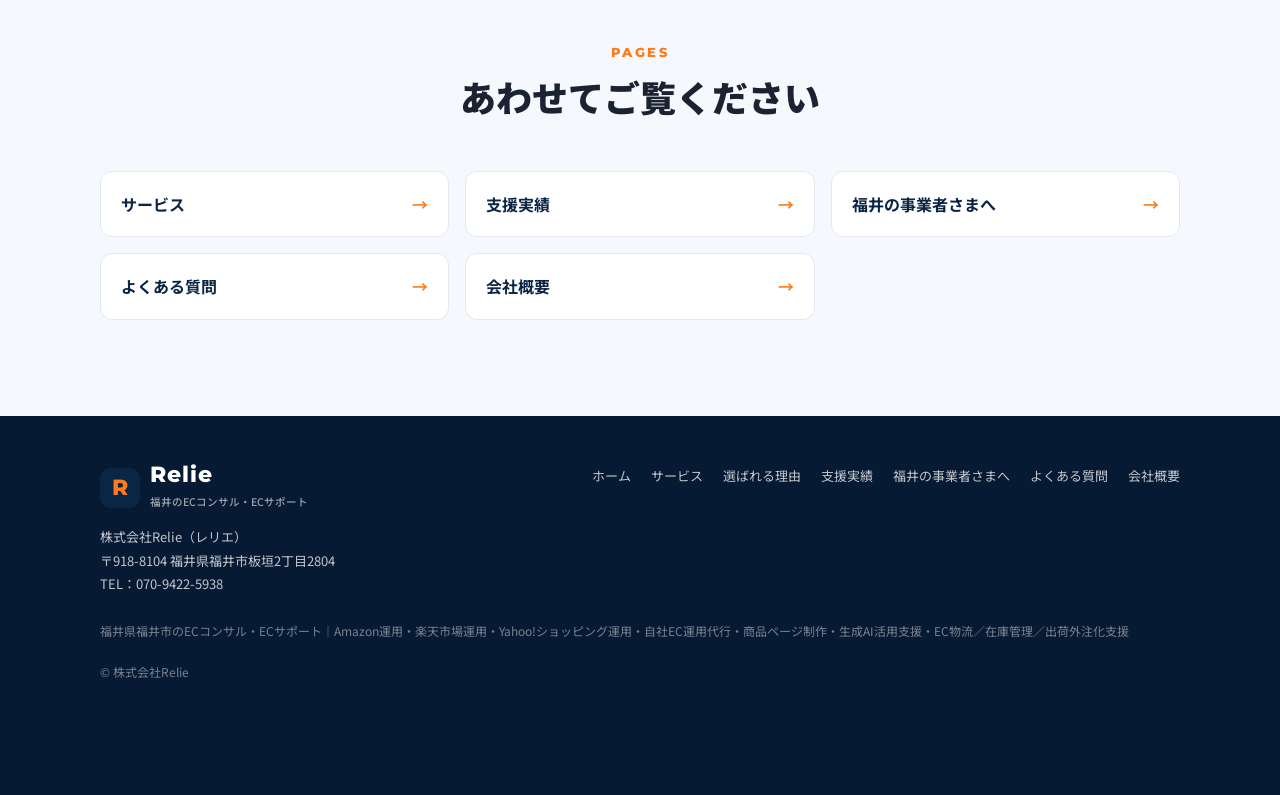
<file: reason.html>
<!doctype html>
<html lang="ja">
<head>
  <meta charset="UTF-8">
  <meta name="viewport" content="width=device-width,initial-scale=1">
  <title>選ばれる理由｜福井のECコンサル・ECサポートならRelie｜株式会社Relie</title>
  <meta name="description" content="福井県のECコンサル・ECサポート会社、株式会社Relieが選ばれる4つの理由。自社EC運営に根ざしたプレイヤー視点、Amazon・楽天・Yahoo!の横断ノウハウ、在庫・資金繰りまで踏まえた計画、生成AIによる省力化。">
  <link rel="canonical" href="https://relie20250425.github.io/-Relie-hp/reason.html">
  <meta name="google-site-verification" content="385qrn_vScTNfcwd9Vm9ZfI2tQE6gQtMFJ681Z-XNFc" />
  <meta name="theme-color" content="#0b2545">
  <meta name="geo.region" content="JP-18">
  <meta name="geo.placename" content="福井県福井市">
  <meta property="og:type" content="article">
  <meta property="og:locale" content="ja_JP">
  <meta property="og:site_name" content="株式会社Relie">
  <meta property="og:title" content="選ばれる理由｜福井のECコンサル・ECサポートならRelie｜株式会社Relie">
  <meta property="og:description" content="福井県のECコンサル・ECサポート会社、株式会社Relieが選ばれる4つの理由。自社EC運営に根ざしたプレイヤー視点、Amazon・楽天・Yahoo!の横断ノウハウ、在庫・資金繰りまで踏まえた計画、生成AIによる省力化。">
  <meta property="og:url" content="https://relie20250425.github.io/-Relie-hp/reason.html">
  <meta property="og:image" content="https://relie20250425.github.io/-Relie-hp/ogp.png">
  <meta name="twitter:card" content="summary_large_image">
  <link rel="icon" href="data:image/svg+xml,%3Csvg xmlns='http://www.w3.org/2000/svg' viewBox='0 0 64 64'%3E%3Crect width='64' height='64' rx='14' fill='%230b2545'/%3E%3Ctext x='32' y='45' font-family='Arial' font-weight='900' font-size='38' text-anchor='middle' fill='%23ff7a1a'%3ER%3C/text%3E%3C/svg%3E">
  <link rel="preconnect" href="https://fonts.googleapis.com">
  <link rel="preconnect" href="https://fonts.gstatic.com" crossorigin>
  <link href="https://fonts.googleapis.com/css2?family=Montserrat:wght@700;800&family=Noto+Sans+JP:wght@400;500;700;900&display=swap" rel="stylesheet">
  <link rel="stylesheet" href="style.css">
  <script type="application/ld+json">
{
  "@context": "https://schema.org",
  "@type": "ProfessionalService",
  "@id": "https://relie20250425.github.io/-Relie-hp/#organization",
  "name": "株式会社Relie",
  "founder": {
    "@type": "Person",
    "name": "松浦 亮太",
    "jobTitle": "代表"
  },
  "alternateName": [
    "レリエ",
    "Relie"
  ],
  "url": "https://relie20250425.github.io/-Relie-hp/",
  "image": "https://relie20250425.github.io/-Relie-hp/ogp.png",
  "email": "Relie.r_matsuura@outlook.jp",
  "telephone": "+81-70-9422-5938",
  "address": {
    "@type": "PostalAddress",
    "postalCode": "918-8104",
    "addressCountry": "JP",
    "addressRegion": "福井県",
    "addressLocality": "福井市",
    "streetAddress": "板垣2丁目2804"
  },
  "areaServed": [
    {
      "@type": "AdministrativeArea",
      "name": "福井県"
    },
    {
      "@type": "Country",
      "name": "日本"
    }
  ],
  "sameAs": [
    "https://line.me/R/ti/p/@854qvvnw"
  ],
  "description": "福井県福井市のECコンサル・ECサポート会社。Amazon・楽天市場・Yahoo!ショッピング・自社ECの運用支援、商品ページ改善・画像制作、KPI設計、生成AI活用による省力化を伴走支援します。",
  "knowsAbout": [
    "ECコンサルティング",
    "EC運用代行",
    "広告運用",
    "ROAS改善",
    "メルカリショップス",
    "Qoo10",
    "Amazon運用",
    "楽天市場運用",
    "Yahoo!ショッピング運用",
    "自社EC",
    "商品ページ改善",
    "生成AI活用",
    "EC物流",
    "在庫管理",
    "出荷代行"
  ]
}
</script>
<script type="application/ld+json">
{
  "@context": "https://schema.org",
  "@type": "BreadcrumbList",
  "itemListElement": [
    {
      "@type": "ListItem",
      "position": 1,
      "name": "ホーム",
      "item": "https://relie20250425.github.io/-Relie-hp/"
    },
    {
      "@type": "ListItem",
      "position": 2,
      "name": "選ばれる理由",
      "item": "https://relie20250425.github.io/-Relie-hp/reason.html"
    }
  ]
}
</script>
</head>
<body>

  <header class="header">
    <div class="wrap header__in">
      <a class="logo" href="./" aria-label="株式会社Relie トップへ">
        <span class="logo__mark" aria-hidden="true">R</span>
        <span>
          <span class="logo__name">Relie</span>
          <span class="logo__sub">福井のECコンサル・ECサポート</span>
        </span>
      </a>
      <nav class="gnav" id="gnav" aria-label="グローバルナビゲーション">
        <a href="service.html">サービス</a>
        <a href="reason.html" aria-current="page">選ばれる理由</a>
        <a href="works.html">支援実績</a>
        <a href="fukui.html">福井の事業者さまへ</a>
        <a href="faq.html">よくある質問</a>
        <a href="company.html">会社概要</a>
      </nav>
      <div class="header__cta">
        <a class="header__tel" href="tel:070-9422-5938"><b>070-9422-5938</b><span>お電話でのご相談</span></a>
        <a class="btn btn-line" href="https://line.me/R/ti/p/@854qvvnw" target="_blank" rel="noopener">LINEで無料相談</a>
        <button class="menu-btn" id="menuBtn" aria-label="メニューを開く" aria-controls="gnav" aria-expanded="false"><span></span><span></span><span></span></button>
      </div>
    </div>
  </header>

  <main id="top">
    <section class="page-hero">
      <div class="wrap page-hero__in">
        <div class="sec-en">Reason</div>
        <h1>福井のECコンサル Relieが<br>選ばれる4つの理由</h1>
        <p>現場の体温と、数字の透明性。どちらも大事にしながら、福井の事業者さまのEC事業に伴走します。</p>
      </div>
    </section>
    <nav class="crumb" aria-label="パンくずリスト">
      <ol><li><a href="./">ホーム</a></li><li aria-current="page">選ばれる理由</li></ol>
    </nav>

    <section class="sec sec--gray">
      <div class="wrap">
        <div class="reasons">
          <article class="reason reveal">
            <div class="reason__no"><span>REASON</span><b>01</b></div>
            <div><h2 style="font-size:21px;margin:0 0 6px">自社EC運営に根ざした「プレイヤー視点」</h2><p style="font-weight:700;color:var(--navy);margin:0 0 8px">自らECを運営してきた経験から、机上のコンサルではなく、現場で本当に実行できる施策をご提案します。</p><p>ECコンサルの中には、理論や他社事例の紹介が中心で「では具体的に明日何をすればいいのか」が見えにくいケースもあります。Relieは自社でAmazon・楽天・Yahoo!・自社ECを運営してきた当事者として、管理画面の操作や日々のオペレーションまで理解したうえで、現場の体制で無理なく実行できる施策に落とし込みます。</p></div>
          </article>
          <article class="reason reveal">
            <div class="reason__no"><span>REASON</span><b>02</b></div>
            <div><h2 style="font-size:21px;margin:0 0 6px">Amazon・楽天・Yahoo!の横断運用ノウハウ</h2><p style="font-weight:700;color:var(--navy);margin:0 0 8px">モールごとの特性を踏まえ、どこに・どれだけ注力するかを横断的に設計。担当分散による非効率を解消します。</p><p>Amazonと楽天市場、Yahoo!ショッピングでは、検索の仕組みやお客さまの層、セールの考え方が大きく異なります。モールごとに担当が分かれていると、全体最適の判断が難しくなりがちです。Relieは複数モールを横断して数字を整理し、どのモールにどれだけのリソースを割くべきかを一緒に設計します。</p></div>
          </article>
          <article class="reason reveal">
            <div class="reason__no"><span>REASON</span><b>03</b></div>
            <div><h2 style="font-size:21px;margin:0 0 6px">在庫・資金繰りまで踏まえた現実的なプラン</h2><p style="font-weight:700;color:var(--navy);margin:0 0 8px">売上だけを追うのではなく、利益・在庫・キャッシュフローまで見据えて、無理のない成長計画をつくります。</p><p>売上を伸ばすための施策は、在庫の確保や広告費の先行投資を伴います。Relieは売上目標だけでなく、仕入れ・在庫・資金繰りの観点からも計画を検証し、「伸ばしたけれど資金が回らない」という事態を避ける、現実的な販売計画を設計します。</p></div>
          </article>
          <article class="reason reveal">
            <div class="reason__no"><span>REASON</span><b>04</b></div>
            <div><h2 style="font-size:21px;margin:0 0 6px">生成AI・RPAで「少人数でも回る」体制に</h2><p style="font-weight:700;color:var(--navy);margin:0 0 8px">商品登録・レポート・画像制作などをAIで省力化。人手が限られる地方の事業者さまでも続けられる運用をつくります。</p><p>福井をはじめとする地方の事業者さまでは、EC専任の担当者を置くことが難しい場合も少なくありません。Relieは生成AIやRPAを活用して繰り返し作業を減らし、少人数でも継続できる運用体制づくりを支援します。</p></div>
          </article>
        </div>
      </div>
    </section>

    <section class="sec" aria-labelledby="cmp-title">
      <div class="wrap">
        <div class="sec-head reveal"><div class="sec-en">Difference</div><h2 class="sec-title" id="cmp-title">「作業代行」と「Relieの伴走支援」の違い</h2><p class="sec-lead">Relieは作業を代わりに行うだけでなく、売れ続ける仕組みを一緒につくることを大切にしています。</p></div>
        <div class="reveal" style="overflow-x:auto">
          <table class="compare">
            <thead><tr><th></th><th>一般的な作業代行</th><th>Relieの伴走支援</th></tr></thead>
            <tbody><tr><th scope="row">関わり方</th><td>決められた作業をこなす</td><td>事業ゴールから逆算して施策を設計・実行</td></tr><tr><th scope="row">見る数字</th><td>売上・アクセス中心</td><td>利益・在庫・広告費・資金繰りまで横断</td></tr><tr><th scope="row">モール</th><td>モール単位で個別に対応</td><td>Amazon・楽天・Yahoo!・自社ECを横断で最適化</td></tr><tr><th scope="row">ノウハウ</th><td>外部に依存しがち</td><td>定例レビューで社内にノウハウが残る</td></tr><tr><th scope="row">効率化</th><td>人手での作業が中心</td><td>生成AI・RPAで少人数でも回る仕組みに</td></tr></tbody>
          </table>
        </div>
      </div>
    </section>

    <aside class="cta-band" aria-label="無料相談のご案内">
      <div class="wrap cta-band__in">
        <div>
          <h2>まずは、今のEC運営のお悩みをお聞かせください</h2>
          <p>「何から相談すればいいか分からない」段階でも大丈夫です。初回相談は無料です。</p>
        </div>
        <div class="cta-band__btns">
          <a class="btn btn-line" href="https://line.me/R/ti/p/@854qvvnw" target="_blank" rel="noopener">LINEで無料相談</a>
          <a class="btn btn-white" href="tel:070-9422-5938">070-9422-5938</a>
        </div>
      </div>
    </aside>

    <section class="sec contact" id="contact" aria-labelledby="contact-title">
      <div class="wrap">
        <div class="sec-en">Contact</div>
        <h2 class="sec-title" id="contact-title">福井のECコンサル・ECサポートのご相談は<br>株式会社Relieへ</h2>
        <p class="sec-lead">EC運営のお悩み、まずはお気軽にお聞かせください。初回相談は無料です。</p>
        <div class="contact__grid">
          <div class="contact__card">
            <h3>公式LINEで相談</h3>
            <p>いちばん手軽。24時間メッセージ受付</p>
            <a class="btn btn-line" href="https://line.me/R/ti/p/@854qvvnw" target="_blank" rel="noopener">LINEで無料相談する</a>
          </div>
          <div class="contact__card">
            <h3>お電話で相談</h3>
            <a class="contact__tel" href="tel:070-9422-5938">070-9422-5938</a>
            <a class="btn btn-orange" href="tel:070-9422-5938">電話をかける</a>
          </div>
          <div class="contact__card">
            <h3>メールで相談</h3>
            <p>Relie.r_matsuura@outlook.jp</p>
            <a class="btn btn-orange" href="mailto:Relie.r_matsuura@outlook.jp?subject=ECのご相談（ホームページより）">メールを送る</a>
          </div>
        </div>
      </div>
    </section>

    <section class="sec sec--gray" aria-labelledby="rel-title">
      <div class="wrap">
        <div class="sec-head"><div class="sec-en">Pages</div><h2 class="sec-title" id="rel-title">あわせてご覧ください</h2></div>
        <div class="related"><a href="service.html">サービス</a><a href="works.html">支援実績</a><a href="fukui.html">福井の事業者さまへ</a><a href="faq.html">よくある質問</a><a href="company.html">会社概要</a></div>
      </div>
    </section>
  </main>

  <footer class="footer">
    <div class="wrap">
      <div class="footer__in">
        <div>
          <a class="logo" href="./"><span class="logo__mark" aria-hidden="true">R</span><span><span class="logo__name">Relie</span><span class="logo__sub">福井のECコンサル・ECサポート</span></span></a>
          <p style="margin:14px 0 0">株式会社Relie（レリエ）<br>〒918-8104 福井県福井市板垣2丁目2804<br>TEL：070-9422-5938</p>
        </div>
        <nav aria-label="フッターナビゲーション">
          <a href="./">ホーム</a><a href="service.html">サービス</a><a href="reason.html">選ばれる理由</a><a href="works.html">支援実績</a><a href="fukui.html">福井の事業者さまへ</a><a href="faq.html">よくある質問</a><a href="company.html">会社概要</a>
        </nav>
      </div>
      <p class="footer__kw">福井県福井市のECコンサル・ECサポート｜Amazon運用・楽天市場運用・Yahoo!ショッピング運用・自社EC運用代行・商品ページ制作・生成AI活用支援・EC物流／在庫管理／出荷外注化支援</p>
      <p class="copy">© 株式会社Relie</p>
    </div>
  </footer>

  <div class="sp-cta">
    <a href="https://line.me/R/ti/p/@854qvvnw" target="_blank" rel="noopener">LINEで無料相談</a>
    <a href="tel:070-9422-5938">電話で相談</a>
  </div>

  <script src="script.js"></script>
</body>
</html>
</file>
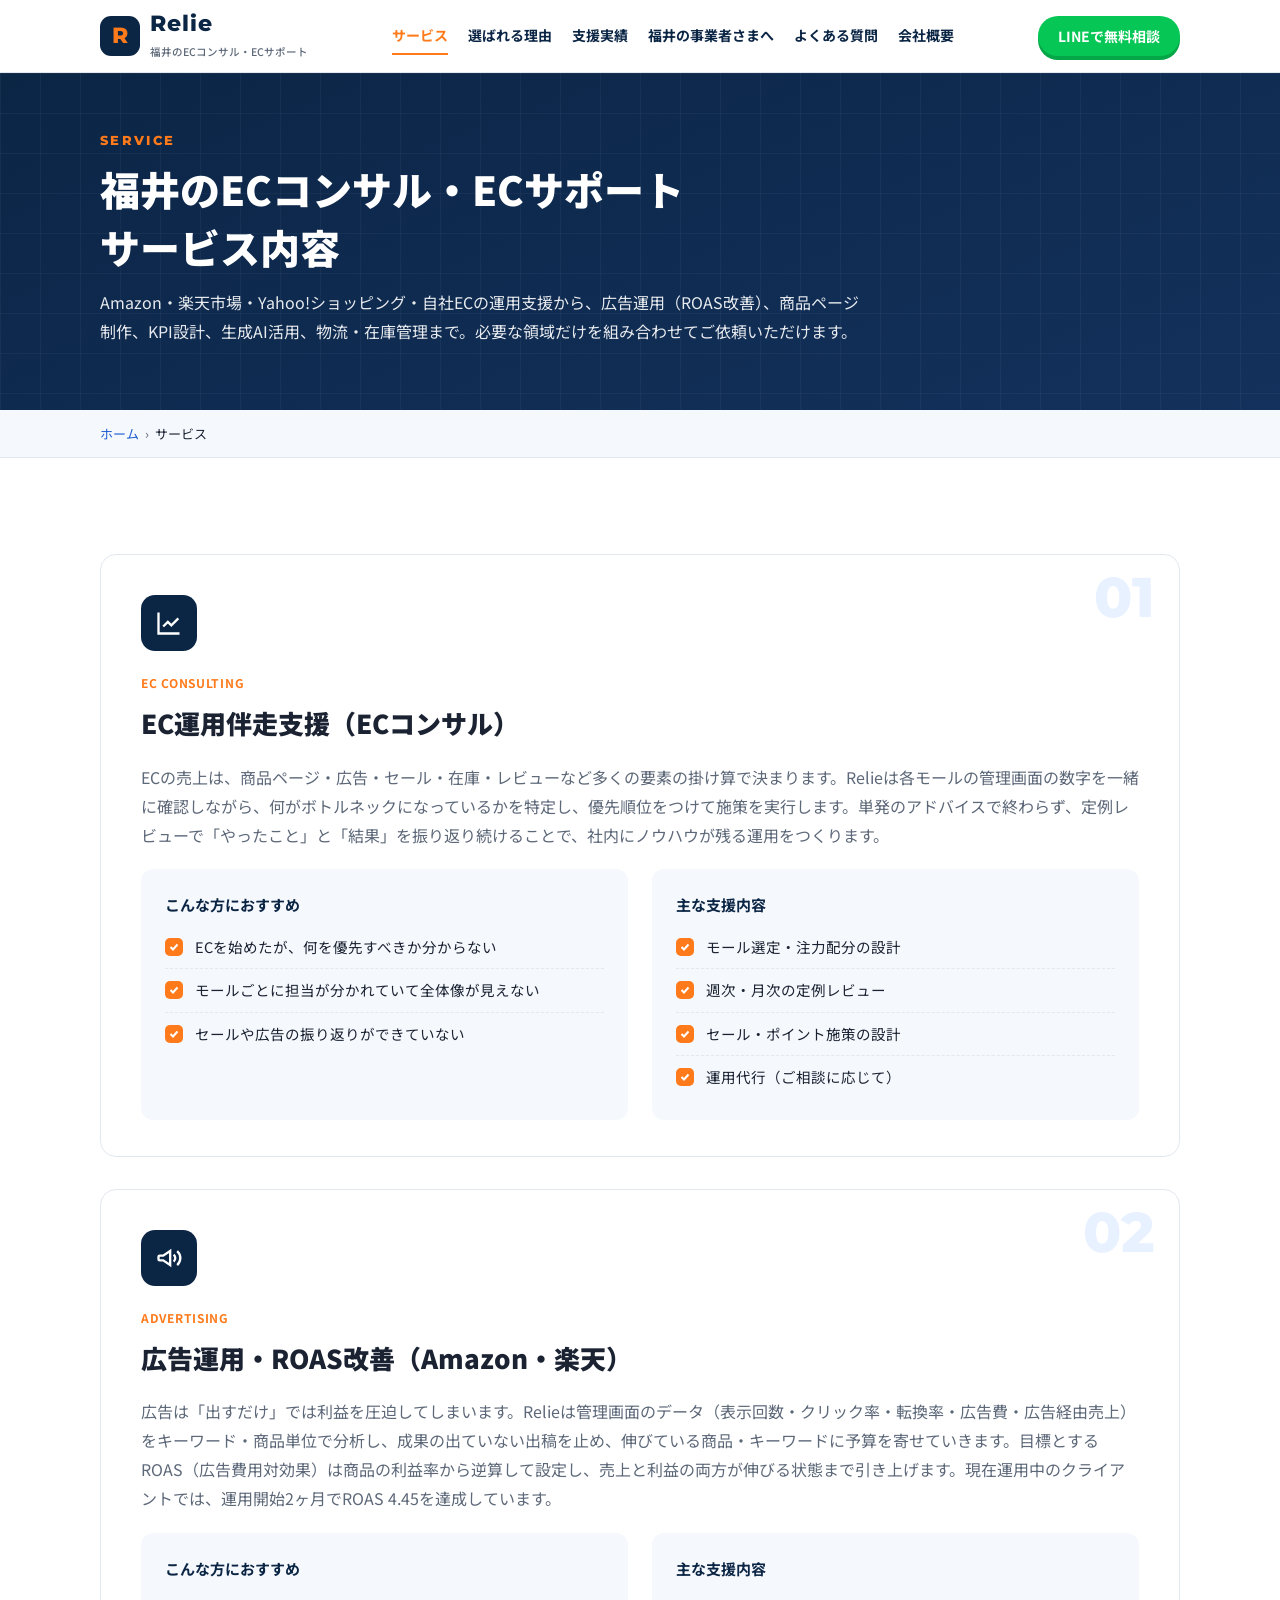
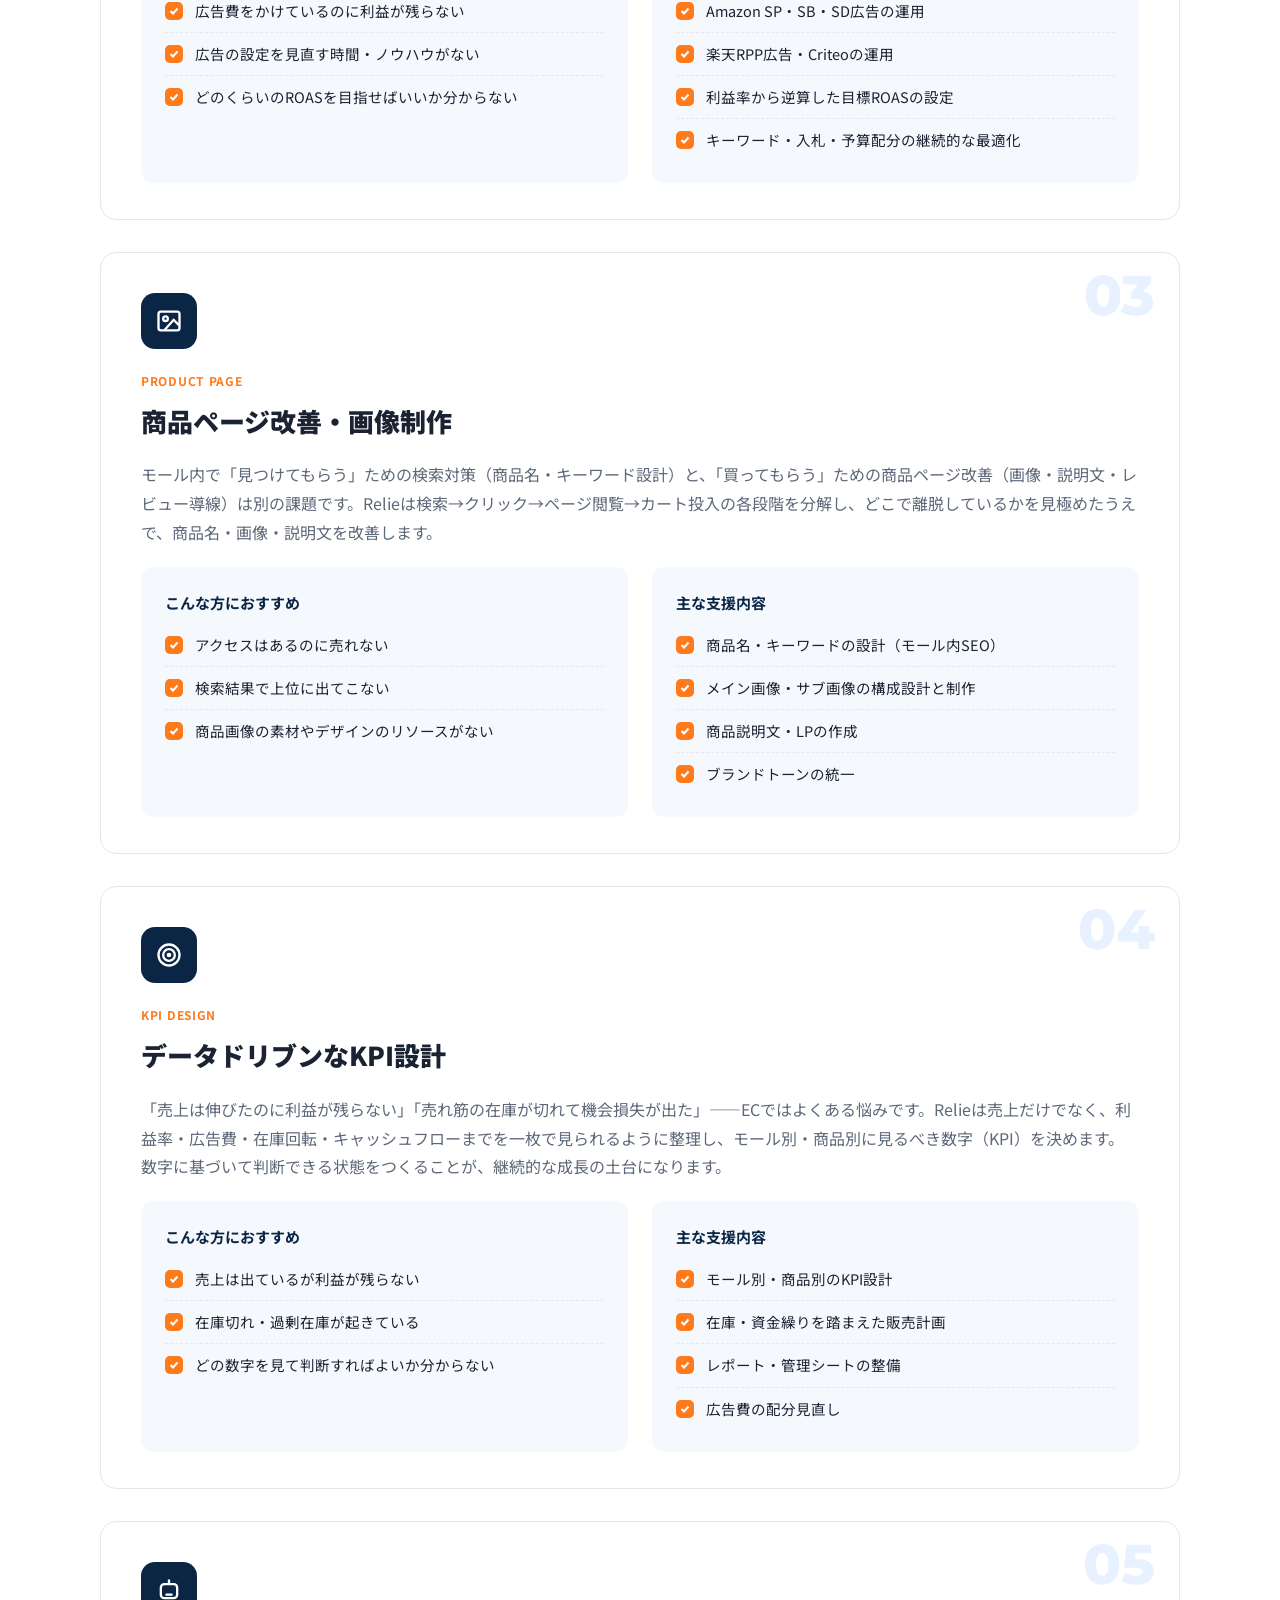
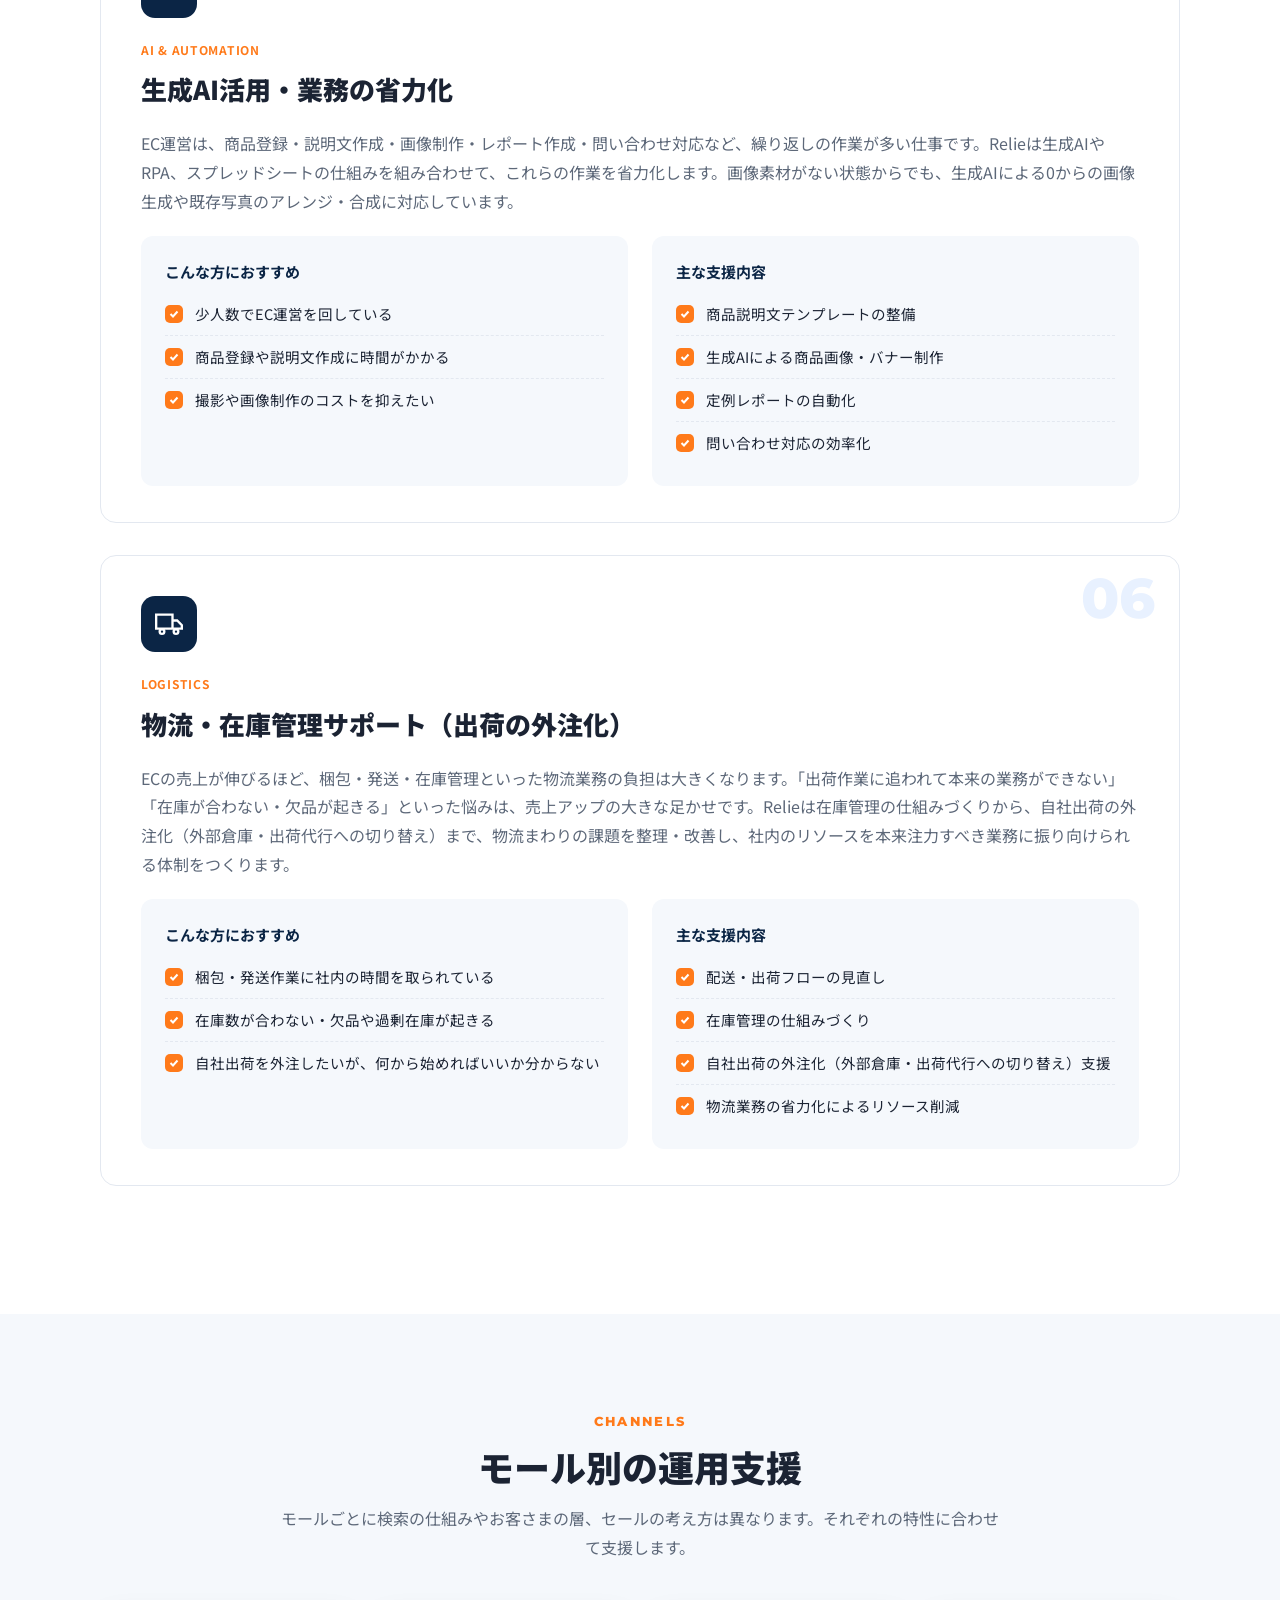
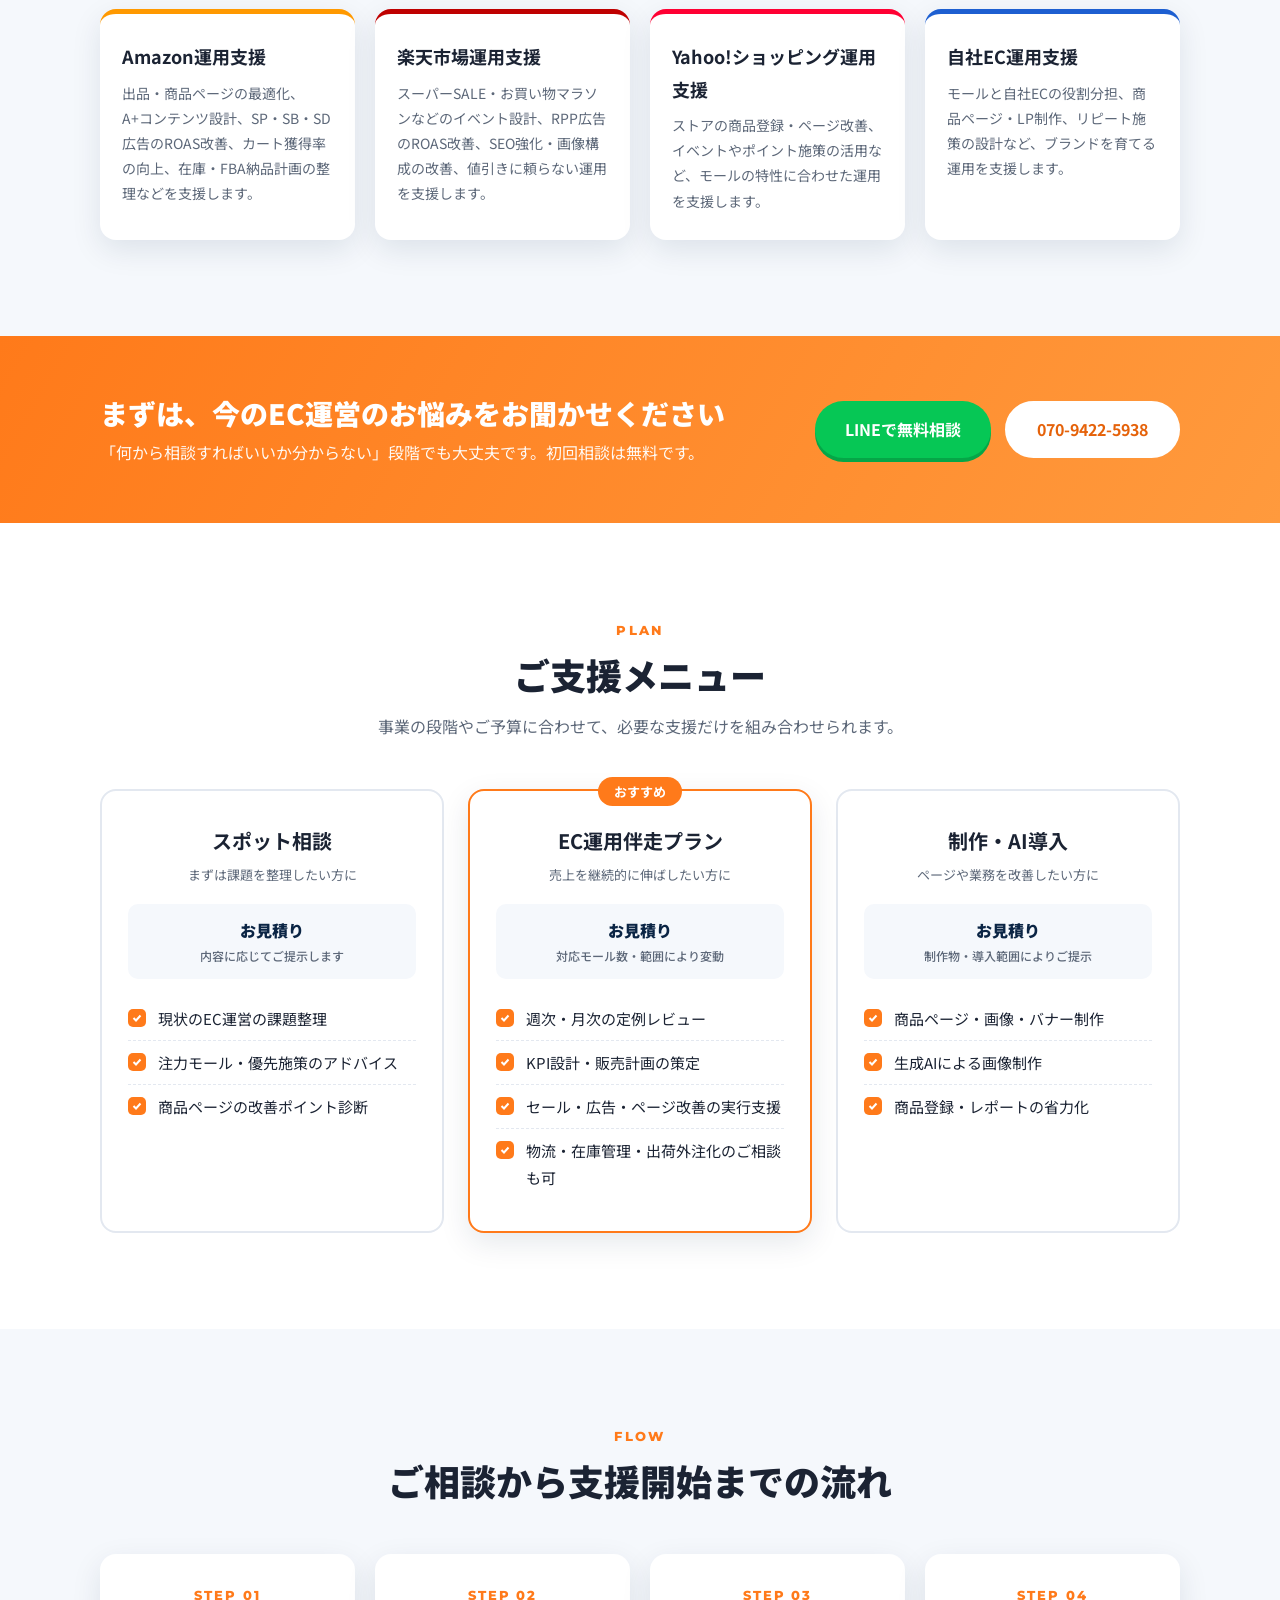
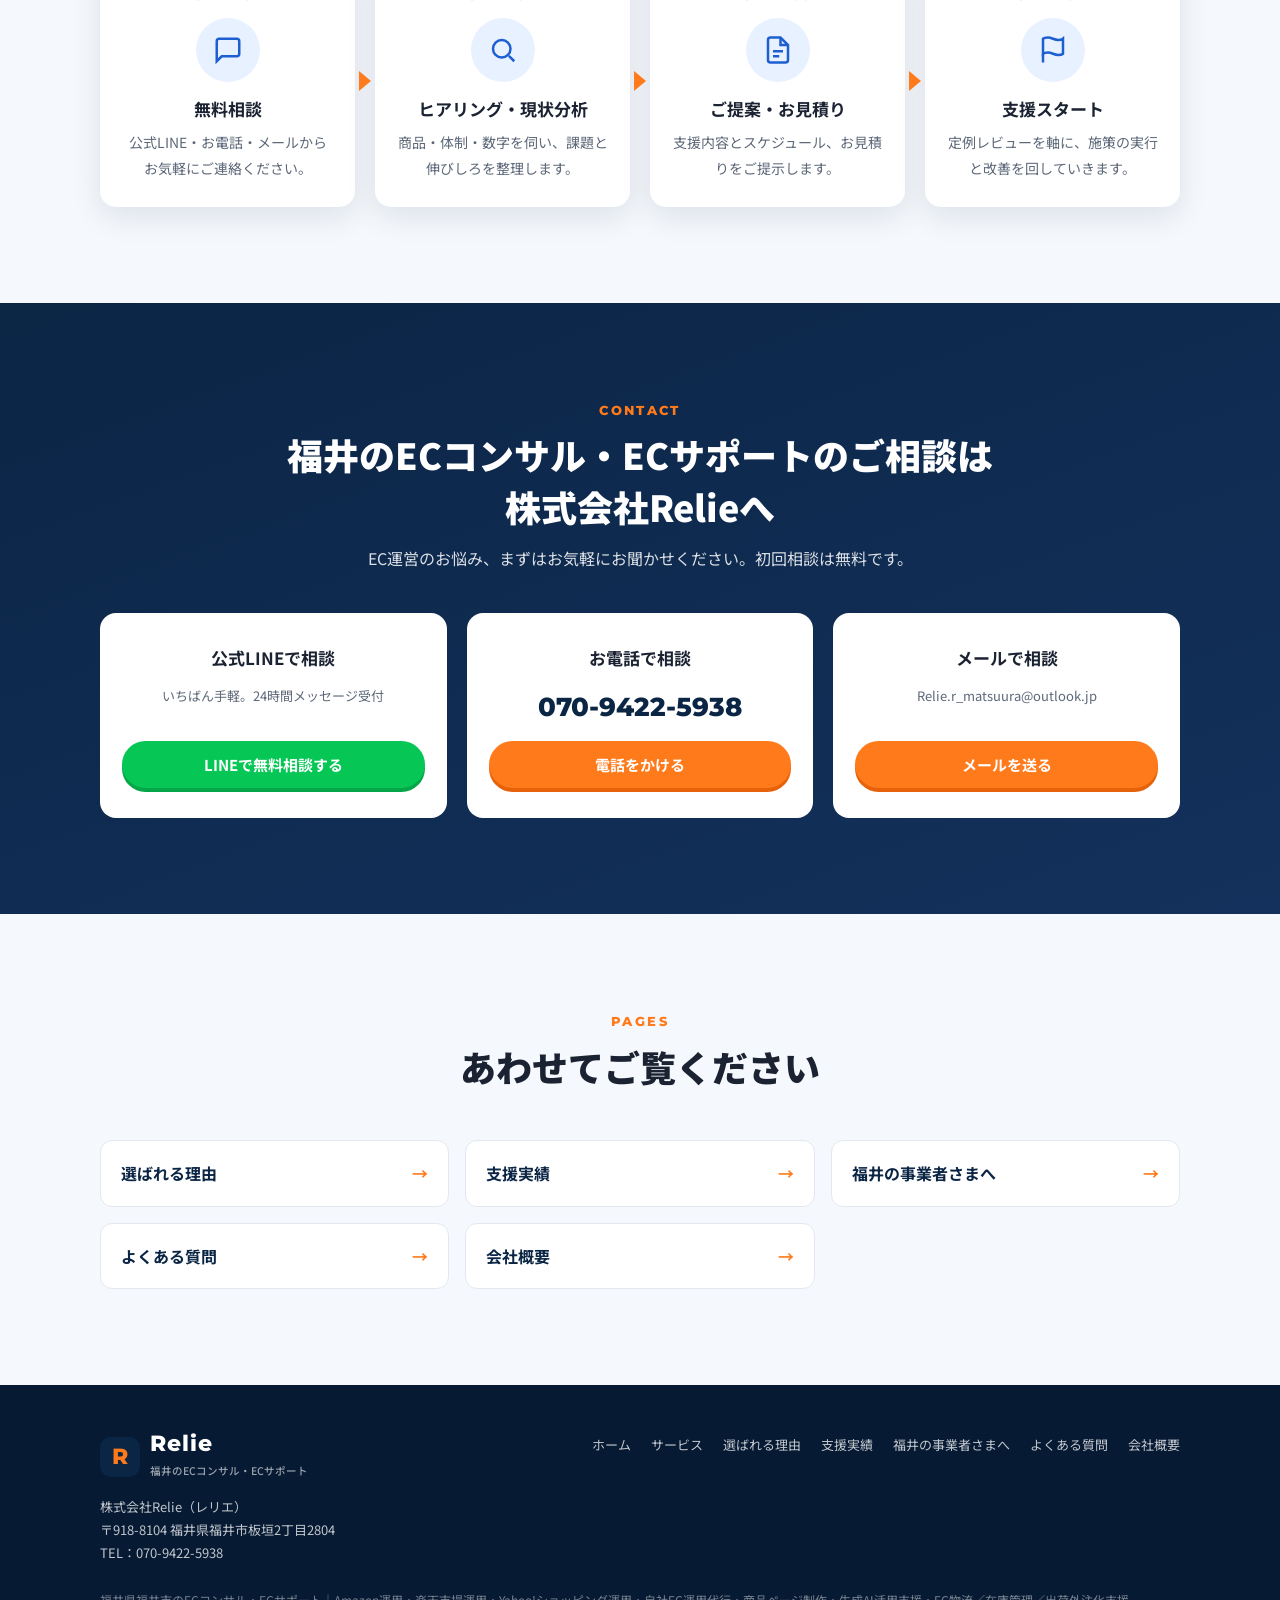
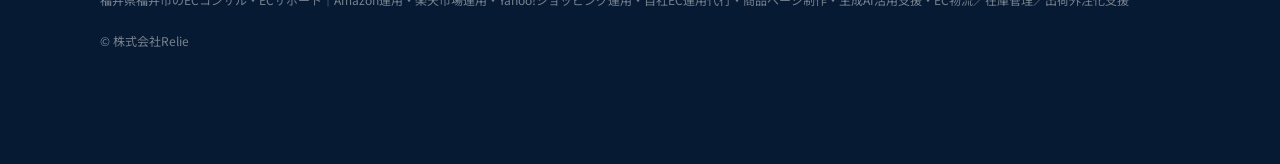
<file: service.html>
<!doctype html>
<html lang="ja">
<head>
  <meta charset="UTF-8">
  <meta name="viewport" content="width=device-width,initial-scale=1">
  <title>サービス内容｜福井のECコンサル・EC運用代行・広告運用・物流支援（Amazon・楽天・Yahoo!）｜株式会社Relie</title>
  <meta name="description" content="福井県のECコンサル・ECサポート、株式会社Relieのサービス内容。Amazon・楽天市場・Yahoo!ショッピング・自社ECの運用伴走支援、データに基づく広告運用（ROAS改善）、商品ページ改善・画像制作、KPI設計、生成AI活用による省力化、物流・在庫管理・出荷の外注化支援をご提供します。">
  <link rel="canonical" href="https://relie20250425.github.io/-Relie-hp/service.html">
  <meta name="google-site-verification" content="385qrn_vScTNfcwd9Vm9ZfI2tQE6gQtMFJ681Z-XNFc" />
  <meta name="theme-color" content="#0b2545">
  <meta name="geo.region" content="JP-18">
  <meta name="geo.placename" content="福井県福井市">
  <meta property="og:type" content="article">
  <meta property="og:locale" content="ja_JP">
  <meta property="og:site_name" content="株式会社Relie">
  <meta property="og:title" content="サービス内容｜福井のECコンサル・EC運用代行・広告運用・物流支援（Amazon・楽天・Yahoo!）｜株式会社Relie">
  <meta property="og:description" content="福井県のECコンサル・ECサポート、株式会社Relieのサービス内容。Amazon・楽天市場・Yahoo!ショッピング・自社ECの運用伴走支援、データに基づく広告運用（ROAS改善）、商品ページ改善・画像制作、KPI設計、生成AI活用による省力化、物流・在庫管理・出荷の外注化支援をご提供します。">
  <meta property="og:url" content="https://relie20250425.github.io/-Relie-hp/service.html">
  <meta property="og:image" content="https://relie20250425.github.io/-Relie-hp/ogp.png">
  <meta name="twitter:card" content="summary_large_image">
  <link rel="icon" href="data:image/svg+xml,%3Csvg xmlns='http://www.w3.org/2000/svg' viewBox='0 0 64 64'%3E%3Crect width='64' height='64' rx='14' fill='%230b2545'/%3E%3Ctext x='32' y='45' font-family='Arial' font-weight='900' font-size='38' text-anchor='middle' fill='%23ff7a1a'%3ER%3C/text%3E%3C/svg%3E">
  <link rel="preconnect" href="https://fonts.googleapis.com">
  <link rel="preconnect" href="https://fonts.gstatic.com" crossorigin>
  <link href="https://fonts.googleapis.com/css2?family=Montserrat:wght@700;800&family=Noto+Sans+JP:wght@400;500;700;900&display=swap" rel="stylesheet">
  <link rel="stylesheet" href="style.css">
  <script type="application/ld+json">
{
  "@context": "https://schema.org",
  "@type": "ProfessionalService",
  "@id": "https://relie20250425.github.io/-Relie-hp/#organization",
  "name": "株式会社Relie",
  "founder": {
    "@type": "Person",
    "name": "松浦 亮太",
    "jobTitle": "代表"
  },
  "alternateName": [
    "レリエ",
    "Relie"
  ],
  "url": "https://relie20250425.github.io/-Relie-hp/",
  "image": "https://relie20250425.github.io/-Relie-hp/ogp.png",
  "email": "Relie.r_matsuura@outlook.jp",
  "telephone": "+81-70-9422-5938",
  "address": {
    "@type": "PostalAddress",
    "postalCode": "918-8104",
    "addressCountry": "JP",
    "addressRegion": "福井県",
    "addressLocality": "福井市",
    "streetAddress": "板垣2丁目2804"
  },
  "areaServed": [
    {
      "@type": "AdministrativeArea",
      "name": "福井県"
    },
    {
      "@type": "Country",
      "name": "日本"
    }
  ],
  "sameAs": [
    "https://line.me/R/ti/p/@854qvvnw"
  ],
  "description": "福井県福井市のECコンサル・ECサポート会社。Amazon・楽天市場・Yahoo!ショッピング・自社ECの運用支援、商品ページ改善・画像制作、KPI設計、生成AI活用による省力化を伴走支援します。",
  "knowsAbout": [
    "ECコンサルティング",
    "EC運用代行",
    "広告運用",
    "ROAS改善",
    "メルカリショップス",
    "Qoo10",
    "Amazon運用",
    "楽天市場運用",
    "Yahoo!ショッピング運用",
    "自社EC",
    "商品ページ改善",
    "生成AI活用",
    "EC物流",
    "在庫管理",
    "出荷代行"
  ]
}
</script>
<script type="application/ld+json">
{
  "@context": "https://schema.org",
  "@type": "BreadcrumbList",
  "itemListElement": [
    {
      "@type": "ListItem",
      "position": 1,
      "name": "ホーム",
      "item": "https://relie20250425.github.io/-Relie-hp/"
    },
    {
      "@type": "ListItem",
      "position": 2,
      "name": "サービス",
      "item": "https://relie20250425.github.io/-Relie-hp/service.html"
    }
  ]
}
</script>
<script type="application/ld+json">
{
  "@context": "https://schema.org",
  "@type": "ItemList",
  "itemListElement": [
    {
      "@type": "ListItem",
      "position": 1,
      "item": {
        "@type": "Service",
        "name": "EC運用伴走支援（ECコンサル）",
        "description": "Amazon・楽天市場・Yahoo!ショッピング・自社ECの日々の運用から施策立案までを伴走。週次・月次レビューで「次の一手」を明確にします。",
        "provider": {
          "@id": "https://relie20250425.github.io/-Relie-hp/#organization"
        },
        "areaServed": "福井県"
      }
    },
    {
      "@type": "ListItem",
      "position": 2,
      "item": {
        "@type": "Service",
        "name": "広告運用・ROAS改善（Amazon・楽天）",
        "description": "Amazon（SP・SB・SD）や楽天市場（RPP）などの広告を、データに基づいて運用。入札・キーワード・予算配分を継続的に調整し、適切なROASまで引き上げます。",
        "provider": {
          "@id": "https://relie20250425.github.io/-Relie-hp/#organization"
        },
        "areaServed": "福井県"
      }
    },
    {
      "@type": "ListItem",
      "position": 3,
      "item": {
        "@type": "Service",
        "name": "商品ページ改善・画像制作",
        "description": "検索からカート投入までの流れを分解し、SEO・CVRの観点で改善。ブランド感を統一し、購入体験を滑らかにします。",
        "provider": {
          "@id": "https://relie20250425.github.io/-Relie-hp/#organization"
        },
        "areaServed": "福井県"
      }
    },
    {
      "@type": "ListItem",
      "position": 4,
      "item": {
        "@type": "Service",
        "name": "データドリブンなKPI設計",
        "description": "売上・利益・在庫・広告を整理し、見るべき指標を可視化。在庫やキャッシュフローまで踏まえ、意思決定のスピードを上げます。",
        "provider": {
          "@id": "https://relie20250425.github.io/-Relie-hp/#organization"
        },
        "areaServed": "福井県"
      }
    },
    {
      "@type": "ListItem",
      "position": 5,
      "item": {
        "@type": "Service",
        "name": "生成AI活用・業務の省力化",
        "description": "ChatGPTなどの生成AI・RPA・スプレッドシート連携で、商品登録・定例レポート・問い合わせ対応を省力化。素材がなくてもAIで画像を0から制作できます。",
        "provider": {
          "@id": "https://relie20250425.github.io/-Relie-hp/#organization"
        },
        "areaServed": "福井県"
      }
    },
    {
      "@type": "ListItem",
      "position": 6,
      "item": {
        "@type": "Service",
        "name": "物流・在庫管理サポート（出荷の外注化）",
        "description": "配送・在庫管理・出荷業務などロジスティクスの課題もお任せください。自社出荷の外注化などで、社内のリソース削減を得意としています。",
        "provider": {
          "@id": "https://relie20250425.github.io/-Relie-hp/#organization"
        },
        "areaServed": "福井県"
      }
    }
  ]
}
</script>
</head>
<body>

  <header class="header">
    <div class="wrap header__in">
      <a class="logo" href="./" aria-label="株式会社Relie トップへ">
        <span class="logo__mark" aria-hidden="true">R</span>
        <span>
          <span class="logo__name">Relie</span>
          <span class="logo__sub">福井のECコンサル・ECサポート</span>
        </span>
      </a>
      <nav class="gnav" id="gnav" aria-label="グローバルナビゲーション">
        <a href="service.html" aria-current="page">サービス</a>
        <a href="reason.html">選ばれる理由</a>
        <a href="works.html">支援実績</a>
        <a href="fukui.html">福井の事業者さまへ</a>
        <a href="faq.html">よくある質問</a>
        <a href="company.html">会社概要</a>
      </nav>
      <div class="header__cta">
        <a class="header__tel" href="tel:070-9422-5938"><b>070-9422-5938</b><span>お電話でのご相談</span></a>
        <a class="btn btn-line" href="https://line.me/R/ti/p/@854qvvnw" target="_blank" rel="noopener">LINEで無料相談</a>
        <button class="menu-btn" id="menuBtn" aria-label="メニューを開く" aria-controls="gnav" aria-expanded="false"><span></span><span></span><span></span></button>
      </div>
    </div>
  </header>

  <main id="top">
    <section class="page-hero">
      <div class="wrap page-hero__in">
        <div class="sec-en">Service</div>
        <h1>福井のECコンサル・ECサポート<br>サービス内容</h1>
        <p>Amazon・楽天市場・Yahoo!ショッピング・自社ECの運用支援から、広告運用（ROAS改善）、商品ページ制作、KPI設計、生成AI活用、物流・在庫管理まで。必要な領域だけを組み合わせてご依頼いただけます。</p>
      </div>
    </section>
    <nav class="crumb" aria-label="パンくずリスト">
      <ol><li><a href="./">ホーム</a></li><li aria-current="page">サービス</li></ol>
    </nav>

    <section class="sec">
      <div class="wrap">
        <article class="svc-block reveal" id="svc01">
          <span class="svc__num">01</span>
          <div class="svc__icon"><svg width="28" height="28" viewBox="0 0 24 24" fill="none" stroke="currentColor" stroke-width="2"><path d="M3 3v18h18"/><path d="M7 15l4-4 3 3 6-6"/></svg></div>
          <span class="svc__en">EC CONSULTING</span>
          <h2>EC運用伴走支援（ECコンサル）</h2>
          <p>ECの売上は、商品ページ・広告・セール・在庫・レビューなど多くの要素の掛け算で決まります。Relieは各モールの管理画面の数字を一緒に確認しながら、何がボトルネックになっているかを特定し、優先順位をつけて施策を実行します。単発のアドバイスで終わらず、定例レビューで「やったこと」と「結果」を振り返り続けることで、社内にノウハウが残る運用をつくります。</p>
          <div class="detail">
            <div class="detail__box"><h4>こんな方におすすめ</h4><ul class="checks"><li>ECを始めたが、何を優先すべきか分からない</li><li>モールごとに担当が分かれていて全体像が見えない</li><li>セールや広告の振り返りができていない</li></ul></div>
            <div class="detail__box"><h4>主な支援内容</h4><ul class="checks"><li>モール選定・注力配分の設計</li><li>週次・月次の定例レビュー</li><li>セール・ポイント施策の設計</li><li>運用代行（ご相談に応じて）</li></ul></div>
          </div>
        </article>
        <article class="svc-block reveal" id="svc02">
          <span class="svc__num">02</span>
          <div class="svc__icon"><svg width="28" height="28" viewBox="0 0 24 24" fill="none" stroke="currentColor" stroke-width="2"><path d="M3 11v2a1 1 0 0 0 1 1h3l6 4V6L7 10H4a1 1 0 0 0-1 1z"/><path d="M16 9a4 4 0 0 1 0 6M19 6a8 8 0 0 1 0 12"/></svg></div>
          <span class="svc__en">ADVERTISING</span>
          <h2>広告運用・ROAS改善（Amazon・楽天）</h2>
          <p>広告は「出すだけ」では利益を圧迫してしまいます。Relieは管理画面のデータ（表示回数・クリック率・転換率・広告費・広告経由売上）をキーワード・商品単位で分析し、成果の出ていない出稿を止め、伸びている商品・キーワードに予算を寄せていきます。目標とするROAS（広告費用対効果）は商品の利益率から逆算して設定し、売上と利益の両方が伸びる状態まで引き上げます。現在運用中のクライアントでは、運用開始2ヶ月でROAS 4.45を達成しています。</p>
          <div class="detail">
            <div class="detail__box"><h4>こんな方におすすめ</h4><ul class="checks"><li>広告費をかけているのに利益が残らない</li><li>広告の設定を見直す時間・ノウハウがない</li><li>どのくらいのROASを目指せばいいか分からない</li></ul></div>
            <div class="detail__box"><h4>主な支援内容</h4><ul class="checks"><li>Amazon SP・SB・SD広告の運用</li><li>楽天RPP広告・Criteoの運用</li><li>利益率から逆算した目標ROASの設定</li><li>キーワード・入札・予算配分の継続的な最適化</li></ul></div>
          </div>
        </article>
        <article class="svc-block reveal" id="svc03">
          <span class="svc__num">03</span>
          <div class="svc__icon"><svg width="28" height="28" viewBox="0 0 24 24" fill="none" stroke="currentColor" stroke-width="2"><rect x="3" y="4" width="18" height="16" rx="2"/><circle cx="9" cy="10" r="2"/><path d="M21 16l-5-5-8 9"/></svg></div>
          <span class="svc__en">PRODUCT PAGE</span>
          <h2>商品ページ改善・画像制作</h2>
          <p>モール内で「見つけてもらう」ための検索対策（商品名・キーワード設計）と、「買ってもらう」ための商品ページ改善（画像・説明文・レビュー導線）は別の課題です。Relieは検索→クリック→ページ閲覧→カート投入の各段階を分解し、どこで離脱しているかを見極めたうえで、商品名・画像・説明文を改善します。</p>
          <div class="detail">
            <div class="detail__box"><h4>こんな方におすすめ</h4><ul class="checks"><li>アクセスはあるのに売れない</li><li>検索結果で上位に出てこない</li><li>商品画像の素材やデザインのリソースがない</li></ul></div>
            <div class="detail__box"><h4>主な支援内容</h4><ul class="checks"><li>商品名・キーワードの設計（モール内SEO）</li><li>メイン画像・サブ画像の構成設計と制作</li><li>商品説明文・LPの作成</li><li>ブランドトーンの統一</li></ul></div>
          </div>
        </article>
        <article class="svc-block reveal" id="svc04">
          <span class="svc__num">04</span>
          <div class="svc__icon"><svg width="28" height="28" viewBox="0 0 24 24" fill="none" stroke="currentColor" stroke-width="2"><circle cx="12" cy="12" r="9"/><circle cx="12" cy="12" r="5"/><circle cx="12" cy="12" r="1"/></svg></div>
          <span class="svc__en">KPI DESIGN</span>
          <h2>データドリブンなKPI設計</h2>
          <p>「売上は伸びたのに利益が残らない」「売れ筋の在庫が切れて機会損失が出た」——ECではよくある悩みです。Relieは売上だけでなく、利益率・広告費・在庫回転・キャッシュフローまでを一枚で見られるように整理し、モール別・商品別に見るべき数字（KPI）を決めます。数字に基づいて判断できる状態をつくることが、継続的な成長の土台になります。</p>
          <div class="detail">
            <div class="detail__box"><h4>こんな方におすすめ</h4><ul class="checks"><li>売上は出ているが利益が残らない</li><li>在庫切れ・過剰在庫が起きている</li><li>どの数字を見て判断すればよいか分からない</li></ul></div>
            <div class="detail__box"><h4>主な支援内容</h4><ul class="checks"><li>モール別・商品別のKPI設計</li><li>在庫・資金繰りを踏まえた販売計画</li><li>レポート・管理シートの整備</li><li>広告費の配分見直し</li></ul></div>
          </div>
        </article>
        <article class="svc-block reveal" id="svc05">
          <span class="svc__num">05</span>
          <div class="svc__icon"><svg width="28" height="28" viewBox="0 0 24 24" fill="none" stroke="currentColor" stroke-width="2"><rect x="5" y="7" width="14" height="12" rx="3"/><path d="M12 3v4M9 12h.01M15 12h.01M9 16h6"/></svg></div>
          <span class="svc__en">AI &amp; AUTOMATION</span>
          <h2>生成AI活用・業務の省力化</h2>
          <p>EC運営は、商品登録・説明文作成・画像制作・レポート作成・問い合わせ対応など、繰り返しの作業が多い仕事です。Relieは生成AIやRPA、スプレッドシートの仕組みを組み合わせて、これらの作業を省力化します。画像素材がない状態からでも、生成AIによる0からの画像生成や既存写真のアレンジ・合成に対応しています。</p>
          <div class="detail">
            <div class="detail__box"><h4>こんな方におすすめ</h4><ul class="checks"><li>少人数でEC運営を回している</li><li>商品登録や説明文作成に時間がかかる</li><li>撮影や画像制作のコストを抑えたい</li></ul></div>
            <div class="detail__box"><h4>主な支援内容</h4><ul class="checks"><li>商品説明文テンプレートの整備</li><li>生成AIによる商品画像・バナー制作</li><li>定例レポートの自動化</li><li>問い合わせ対応の効率化</li></ul></div>
          </div>
        </article>
        <article class="svc-block reveal" id="svc06">
          <span class="svc__num">06</span>
          <div class="svc__icon"><svg width="28" height="28" viewBox="0 0 24 24" fill="none" stroke="currentColor" stroke-width="2"><path d="M1 4h14v12H1zM15 9h4l4 4v3h-8z"/><circle cx="6" cy="18.5" r="2"/><circle cx="18" cy="18.5" r="2"/></svg></div>
          <span class="svc__en">LOGISTICS</span>
          <h2>物流・在庫管理サポート（出荷の外注化）</h2>
          <p>ECの売上が伸びるほど、梱包・発送・在庫管理といった物流業務の負担は大きくなります。「出荷作業に追われて本来の業務ができない」「在庫が合わない・欠品が起きる」といった悩みは、売上アップの大きな足かせです。Relieは在庫管理の仕組みづくりから、自社出荷の外注化（外部倉庫・出荷代行への切り替え）まで、物流まわりの課題を整理・改善し、社内のリソースを本来注力すべき業務に振り向けられる体制をつくります。</p>
          <div class="detail">
            <div class="detail__box"><h4>こんな方におすすめ</h4><ul class="checks"><li>梱包・発送作業に社内の時間を取られている</li><li>在庫数が合わない・欠品や過剰在庫が起きる</li><li>自社出荷を外注したいが、何から始めればいいか分からない</li></ul></div>
            <div class="detail__box"><h4>主な支援内容</h4><ul class="checks"><li>配送・出荷フローの見直し</li><li>在庫管理の仕組みづくり</li><li>自社出荷の外注化（外部倉庫・出荷代行への切り替え）支援</li><li>物流業務の省力化によるリソース削減</li></ul></div>
          </div>
        </article>
      </div>
    </section>

    <section class="sec sec--gray" aria-labelledby="mall-title">
      <div class="wrap">
        <div class="sec-head reveal"><div class="sec-en">Channels</div><h2 class="sec-title" id="mall-title">モール別の運用支援</h2><p class="sec-lead">モールごとに検索の仕組みやお客さまの層、セールの考え方は異なります。それぞれの特性に合わせて支援します。</p></div>
        <div class="mallcards"><article class="mallcard reveal" style="--c:#ff9900"><h3>Amazon運用支援</h3><p>出品・商品ページの最適化、A+コンテンツ設計、SP・SB・SD広告のROAS改善、カート獲得率の向上、在庫・FBA納品計画の整理などを支援します。</p></article><article class="mallcard reveal" style="--c:#bf0000"><h3>楽天市場運用支援</h3><p>スーパーSALE・お買い物マラソンなどのイベント設計、RPP広告のROAS改善、SEO強化・画像構成の改善、値引きに頼らない運用を支援します。</p></article><article class="mallcard reveal" style="--c:#ff0033"><h3>Yahoo!ショッピング運用支援</h3><p>ストアの商品登録・ページ改善、イベントやポイント施策の活用など、モールの特性に合わせた運用を支援します。</p></article><article class="mallcard reveal" style="--c:#1d5fd1"><h3>自社EC運用支援</h3><p>モールと自社ECの役割分担、商品ページ・LP制作、リピート施策の設計など、ブランドを育てる運用を支援します。</p></article></div>
      </div>
    </section>

    <aside class="cta-band" aria-label="無料相談のご案内">
      <div class="wrap cta-band__in">
        <div>
          <h2>まずは、今のEC運営のお悩みをお聞かせください</h2>
          <p>「何から相談すればいいか分からない」段階でも大丈夫です。初回相談は無料です。</p>
        </div>
        <div class="cta-band__btns">
          <a class="btn btn-line" href="https://line.me/R/ti/p/@854qvvnw" target="_blank" rel="noopener">LINEで無料相談</a>
          <a class="btn btn-white" href="tel:070-9422-5938">070-9422-5938</a>
        </div>
      </div>
    </aside>

    <section class="sec" aria-labelledby="plan-title">
      <div class="wrap">
        <div class="sec-head reveal"><div class="sec-en">Plan</div><h2 class="sec-title" id="plan-title">ご支援メニュー</h2><p class="sec-lead">事業の段階やご予算に合わせて、必要な支援だけを組み合わせられます。</p></div>
        
        <div class="plans">
          <article class="plan reveal"><h3>スポット相談</h3><p class="plan__for">まずは課題を整理したい方に</p><div class="plan__price">お見積り<small>内容に応じてご提示します</small></div><ul class="checks"><li>現状のEC運営の課題整理</li><li>注力モール・優先施策のアドバイス</li><li>商品ページの改善ポイント診断</li></ul></article>
          <article class="plan plan--rec reveal"><h3>EC運用伴走プラン</h3><p class="plan__for">売上を継続的に伸ばしたい方に</p><div class="plan__price">お見積り<small>対応モール数・範囲により変動</small></div><ul class="checks"><li>週次・月次の定例レビュー</li><li>KPI設計・販売計画の策定</li><li>セール・広告・ページ改善の実行支援</li><li>物流・在庫管理・出荷外注化のご相談も可</li></ul></article>
          <article class="plan reveal"><h3>制作・AI導入</h3><p class="plan__for">ページや業務を改善したい方に</p><div class="plan__price">お見積り<small>制作物・導入範囲によりご提示</small></div><ul class="checks"><li>商品ページ・画像・バナー制作</li><li>生成AIによる画像制作</li><li>商品登録・レポートの省力化</li></ul></article>
        </div>
      </div>
    </section>

    <section class="sec sec--gray" aria-labelledby="flow-title">
      <div class="wrap">
        <div class="sec-head reveal"><div class="sec-en">Flow</div><h2 class="sec-title" id="flow-title">ご相談から支援開始までの流れ</h2></div>
        
        <ol class="flow">
          <li class="reveal"><div class="flow__step">STEP 01</div><div class="flow__icon"><svg width="30" height="30" viewBox="0 0 24 24" fill="none" stroke="currentColor" stroke-width="2"><path d="M21 15a2 2 0 0 1-2 2H7l-4 4V5a2 2 0 0 1 2-2h14a2 2 0 0 1 2 2z"/></svg></div><h3>無料相談</h3><p>公式LINE・お電話・メールからお気軽にご連絡ください。</p></li>
          <li class="reveal"><div class="flow__step">STEP 02</div><div class="flow__icon"><svg width="30" height="30" viewBox="0 0 24 24" fill="none" stroke="currentColor" stroke-width="2"><circle cx="11" cy="11" r="7"/><path d="M21 21l-4.3-4.3"/></svg></div><h3>ヒアリング・現状分析</h3><p>商品・体制・数字を伺い、課題と伸びしろを整理します。</p></li>
          <li class="reveal"><div class="flow__step">STEP 03</div><div class="flow__icon"><svg width="30" height="30" viewBox="0 0 24 24" fill="none" stroke="currentColor" stroke-width="2"><path d="M14 2H6a2 2 0 0 0-2 2v16a2 2 0 0 0 2 2h12a2 2 0 0 0 2-2V8z"/><path d="M14 2v6h6M8 13h8M8 17h5"/></svg></div><h3>ご提案・お見積り</h3><p>支援内容とスケジュール、お見積りをご提示します。</p></li>
          <li class="reveal"><div class="flow__step">STEP 04</div><div class="flow__icon"><svg width="30" height="30" viewBox="0 0 24 24" fill="none" stroke="currentColor" stroke-width="2"><path d="M4 15s1-1 4-1 5 2 8 2 4-1 4-1V3s-1 1-4 1-5-2-8-2-4 1-4 1z"/><path d="M4 22v-7"/></svg></div><h3>支援スタート</h3><p>定例レビューを軸に、施策の実行と改善を回していきます。</p></li>
        </ol>
      </div>
    </section>

    <section class="sec contact" id="contact" aria-labelledby="contact-title">
      <div class="wrap">
        <div class="sec-en">Contact</div>
        <h2 class="sec-title" id="contact-title">福井のECコンサル・ECサポートのご相談は<br>株式会社Relieへ</h2>
        <p class="sec-lead">EC運営のお悩み、まずはお気軽にお聞かせください。初回相談は無料です。</p>
        <div class="contact__grid">
          <div class="contact__card">
            <h3>公式LINEで相談</h3>
            <p>いちばん手軽。24時間メッセージ受付</p>
            <a class="btn btn-line" href="https://line.me/R/ti/p/@854qvvnw" target="_blank" rel="noopener">LINEで無料相談する</a>
          </div>
          <div class="contact__card">
            <h3>お電話で相談</h3>
            <a class="contact__tel" href="tel:070-9422-5938">070-9422-5938</a>
            <a class="btn btn-orange" href="tel:070-9422-5938">電話をかける</a>
          </div>
          <div class="contact__card">
            <h3>メールで相談</h3>
            <p>Relie.r_matsuura@outlook.jp</p>
            <a class="btn btn-orange" href="mailto:Relie.r_matsuura@outlook.jp?subject=ECのご相談（ホームページより）">メールを送る</a>
          </div>
        </div>
      </div>
    </section>

    <section class="sec sec--gray" aria-labelledby="rel-title">
      <div class="wrap">
        <div class="sec-head"><div class="sec-en">Pages</div><h2 class="sec-title" id="rel-title">あわせてご覧ください</h2></div>
        <div class="related"><a href="reason.html">選ばれる理由</a><a href="works.html">支援実績</a><a href="fukui.html">福井の事業者さまへ</a><a href="faq.html">よくある質問</a><a href="company.html">会社概要</a></div>
      </div>
    </section>
  </main>

  <footer class="footer">
    <div class="wrap">
      <div class="footer__in">
        <div>
          <a class="logo" href="./"><span class="logo__mark" aria-hidden="true">R</span><span><span class="logo__name">Relie</span><span class="logo__sub">福井のECコンサル・ECサポート</span></span></a>
          <p style="margin:14px 0 0">株式会社Relie（レリエ）<br>〒918-8104 福井県福井市板垣2丁目2804<br>TEL：070-9422-5938</p>
        </div>
        <nav aria-label="フッターナビゲーション">
          <a href="./">ホーム</a><a href="service.html">サービス</a><a href="reason.html">選ばれる理由</a><a href="works.html">支援実績</a><a href="fukui.html">福井の事業者さまへ</a><a href="faq.html">よくある質問</a><a href="company.html">会社概要</a>
        </nav>
      </div>
      <p class="footer__kw">福井県福井市のECコンサル・ECサポート｜Amazon運用・楽天市場運用・Yahoo!ショッピング運用・自社EC運用代行・商品ページ制作・生成AI活用支援・EC物流／在庫管理／出荷外注化支援</p>
      <p class="copy">© 株式会社Relie</p>
    </div>
  </footer>

  <div class="sp-cta">
    <a href="https://line.me/R/ti/p/@854qvvnw" target="_blank" rel="noopener">LINEで無料相談</a>
    <a href="tel:070-9422-5938">電話で相談</a>
  </div>

  <script src="script.js"></script>
</body>
</html>
</file>
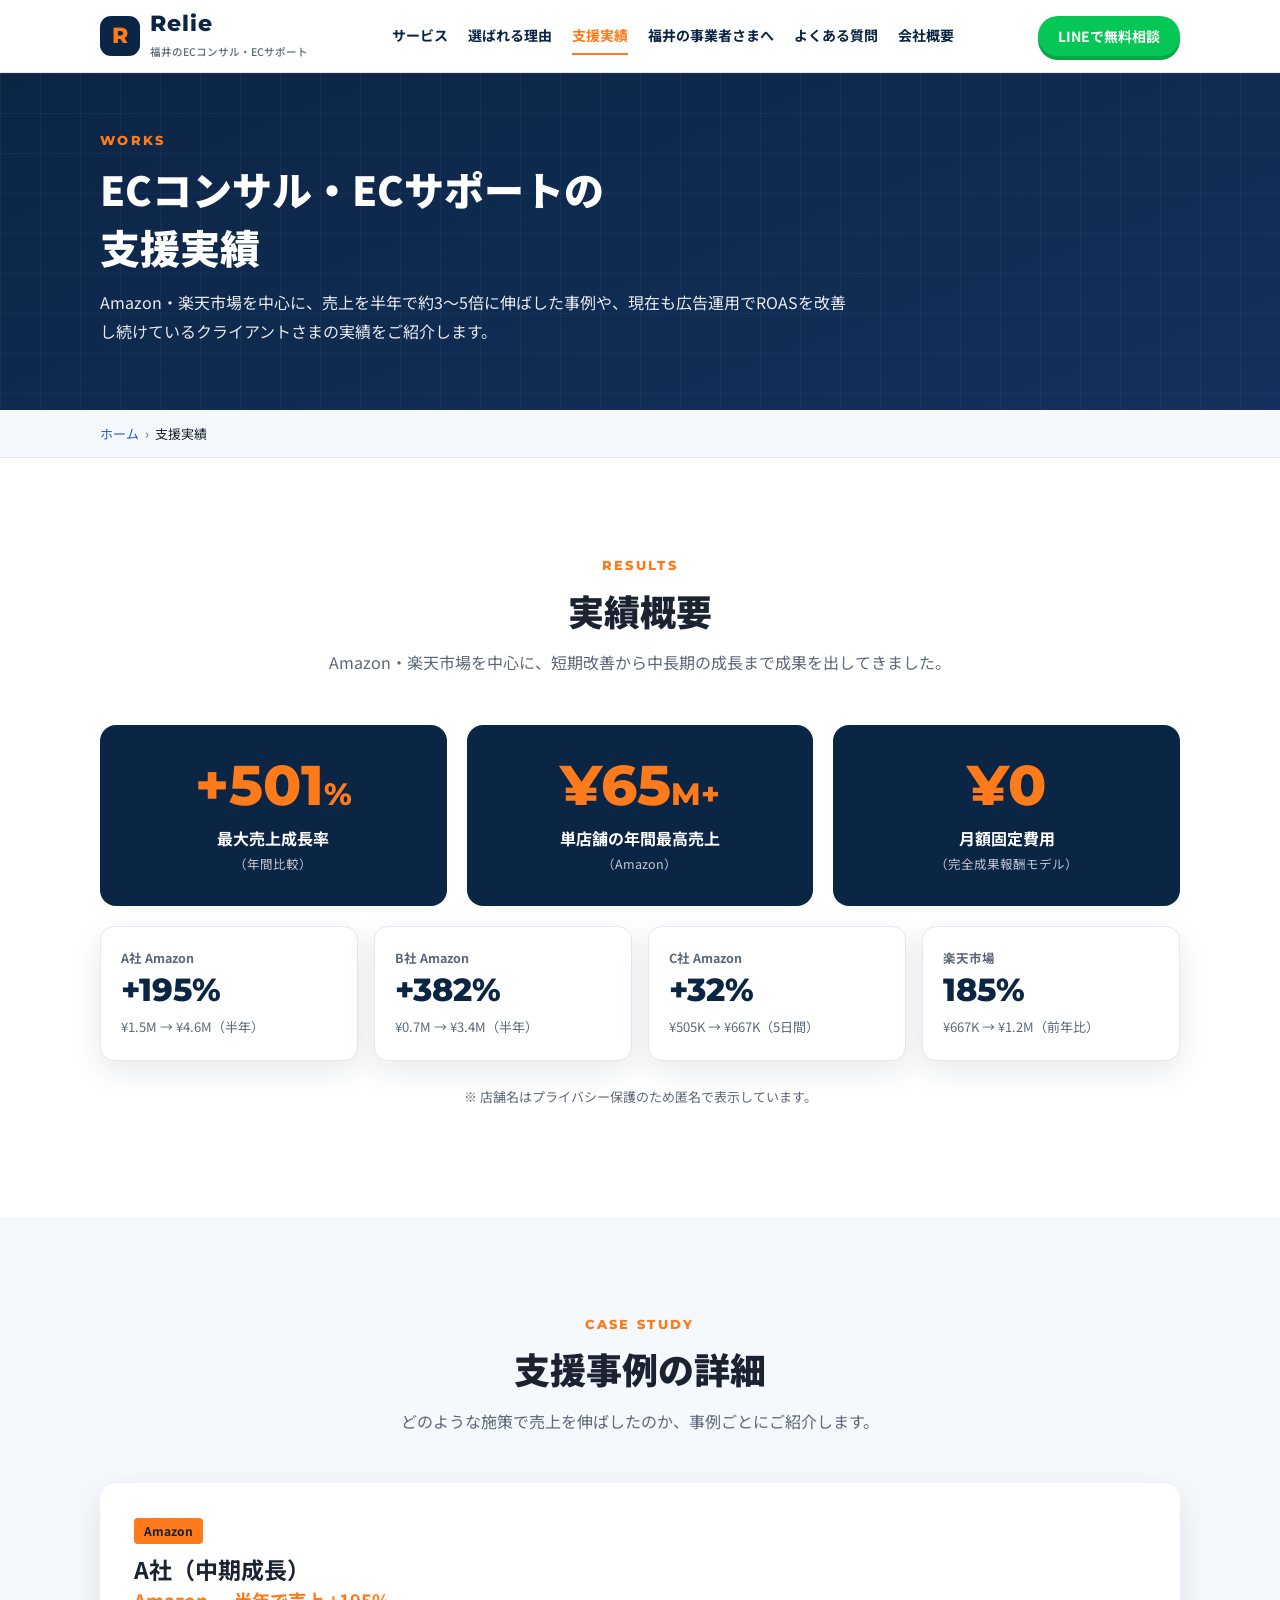
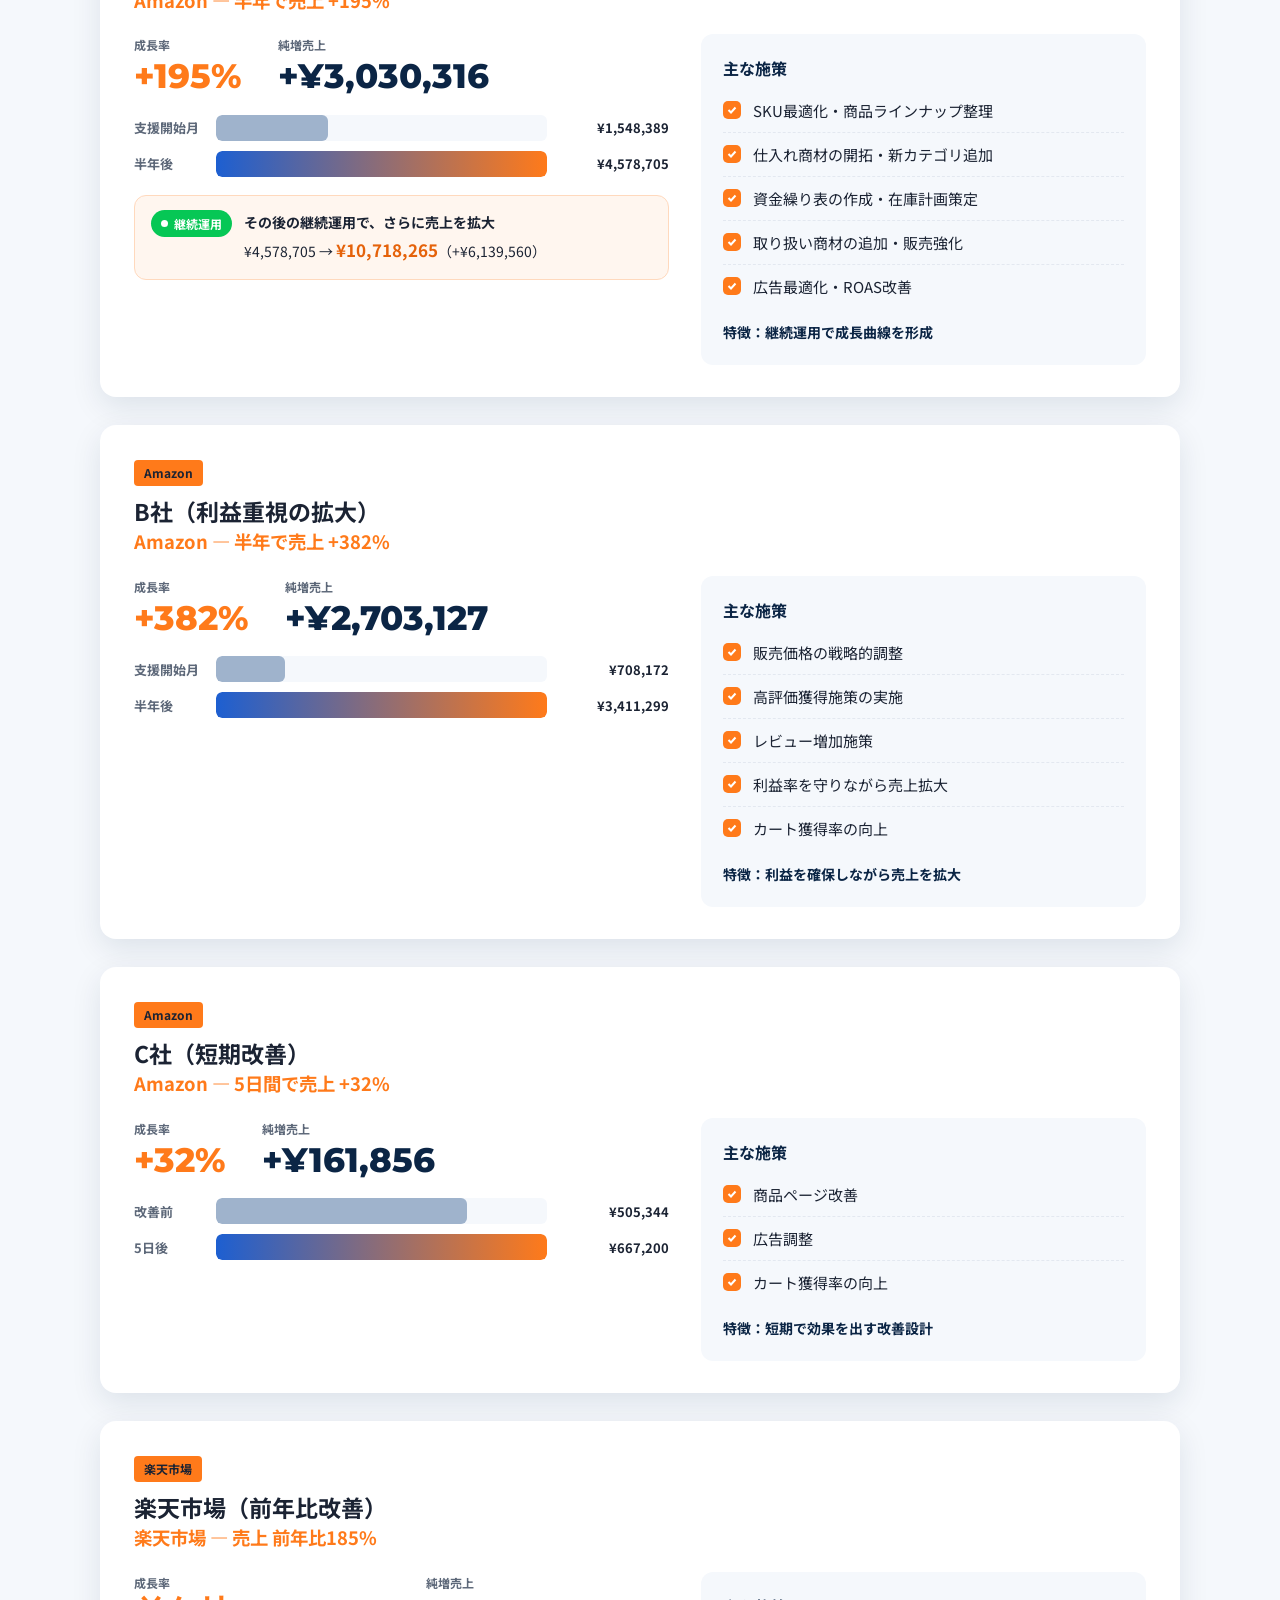
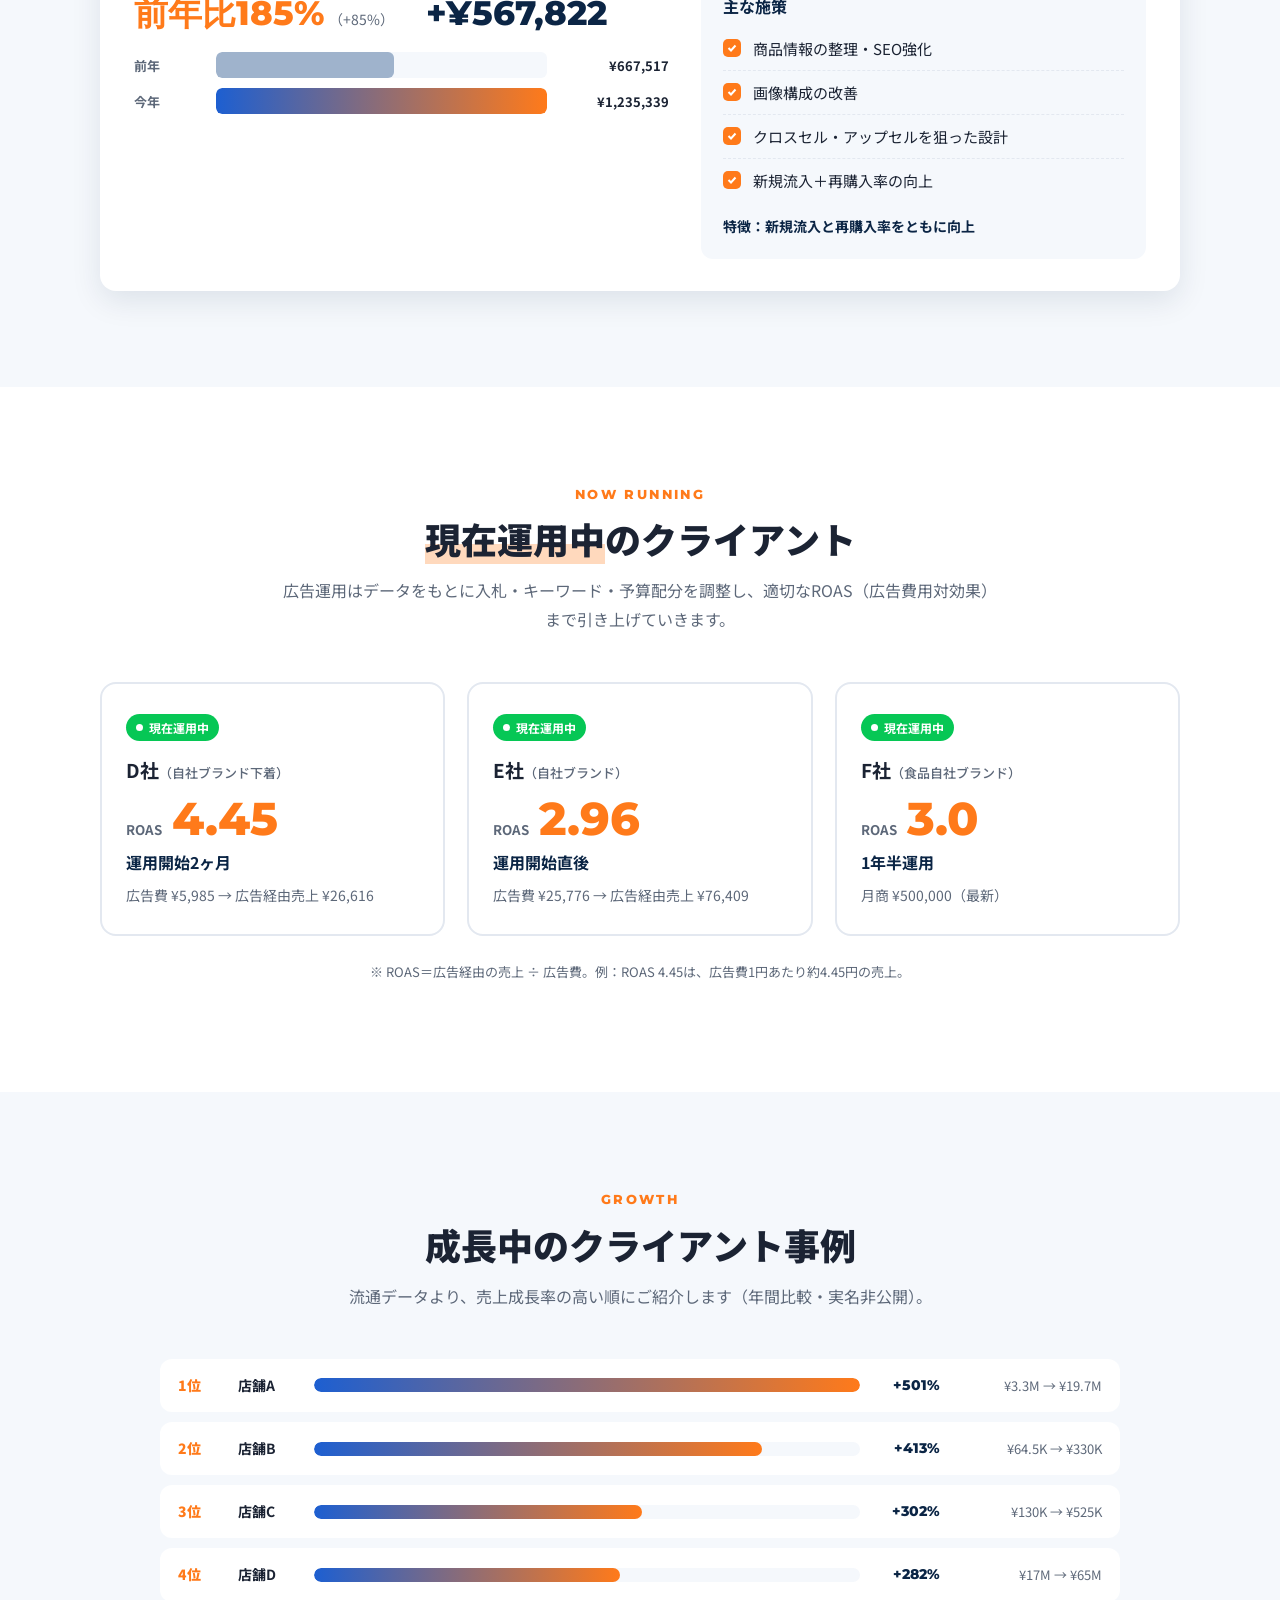
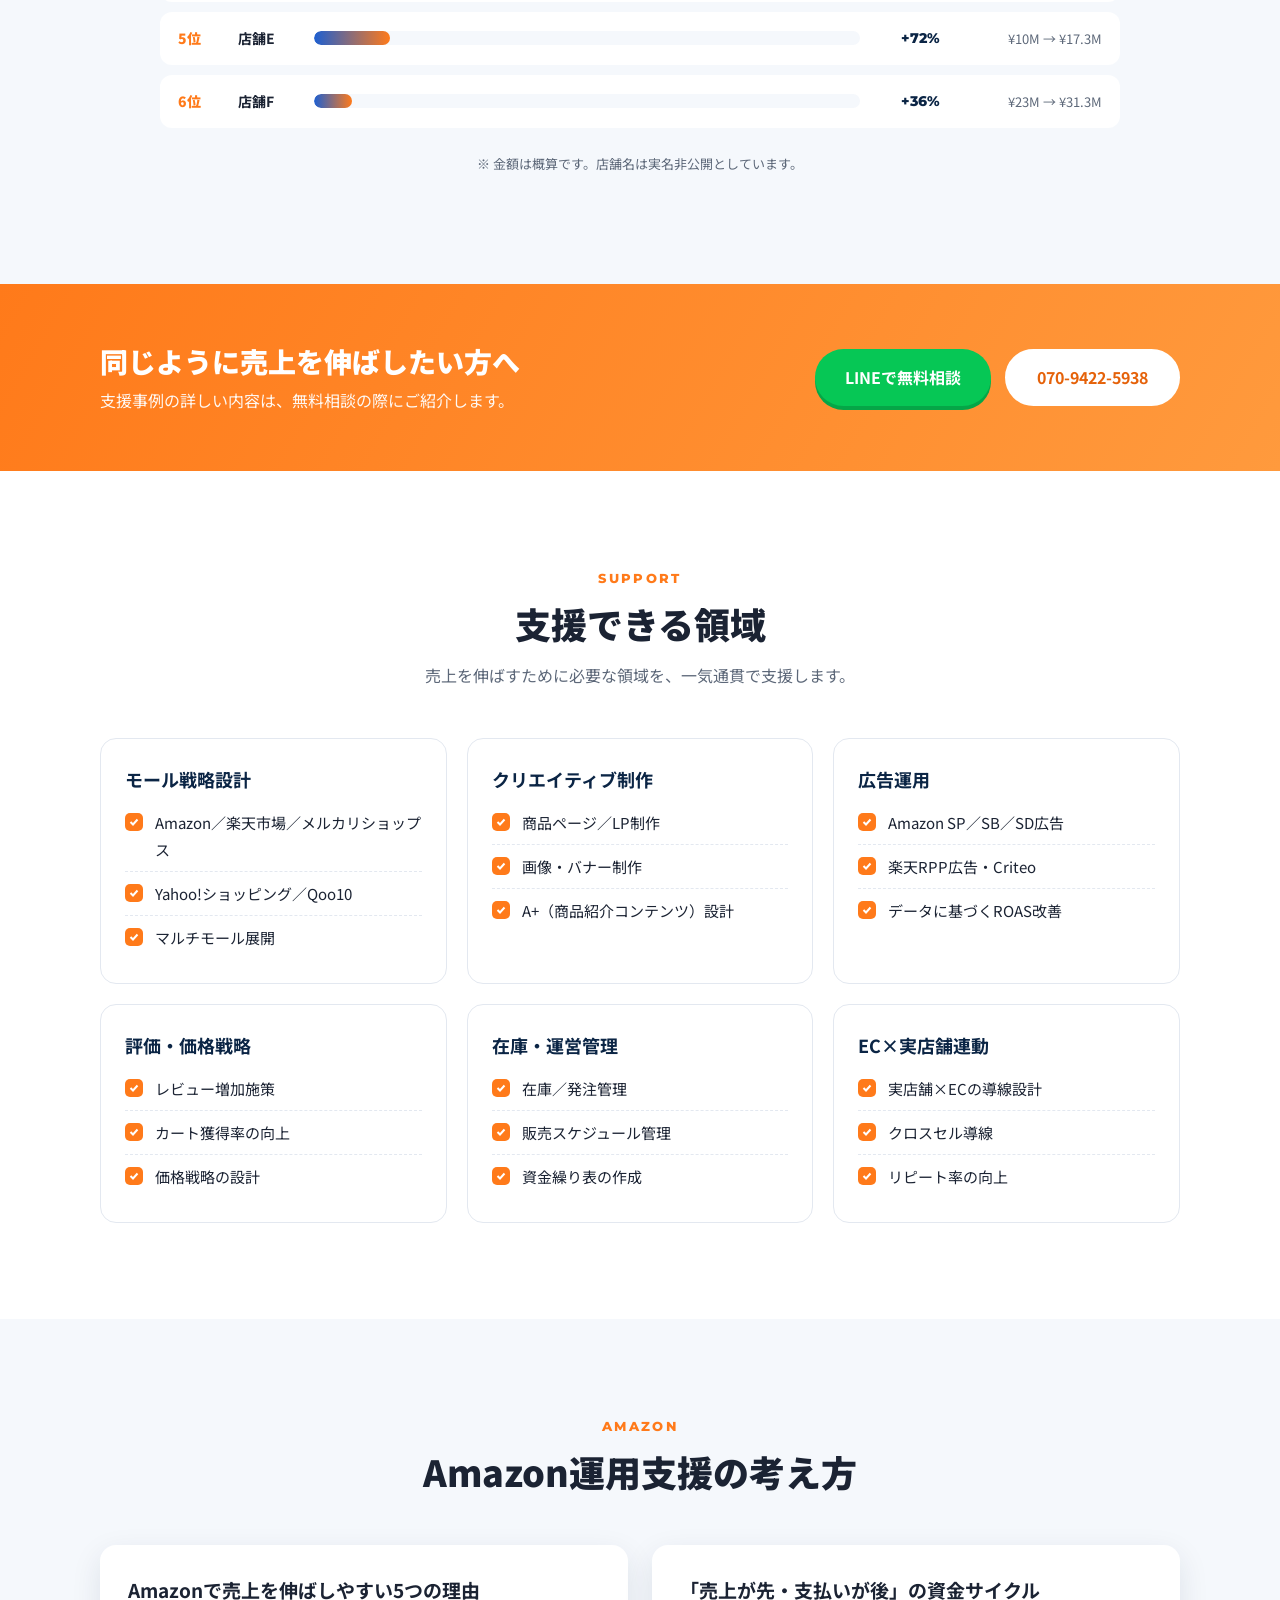
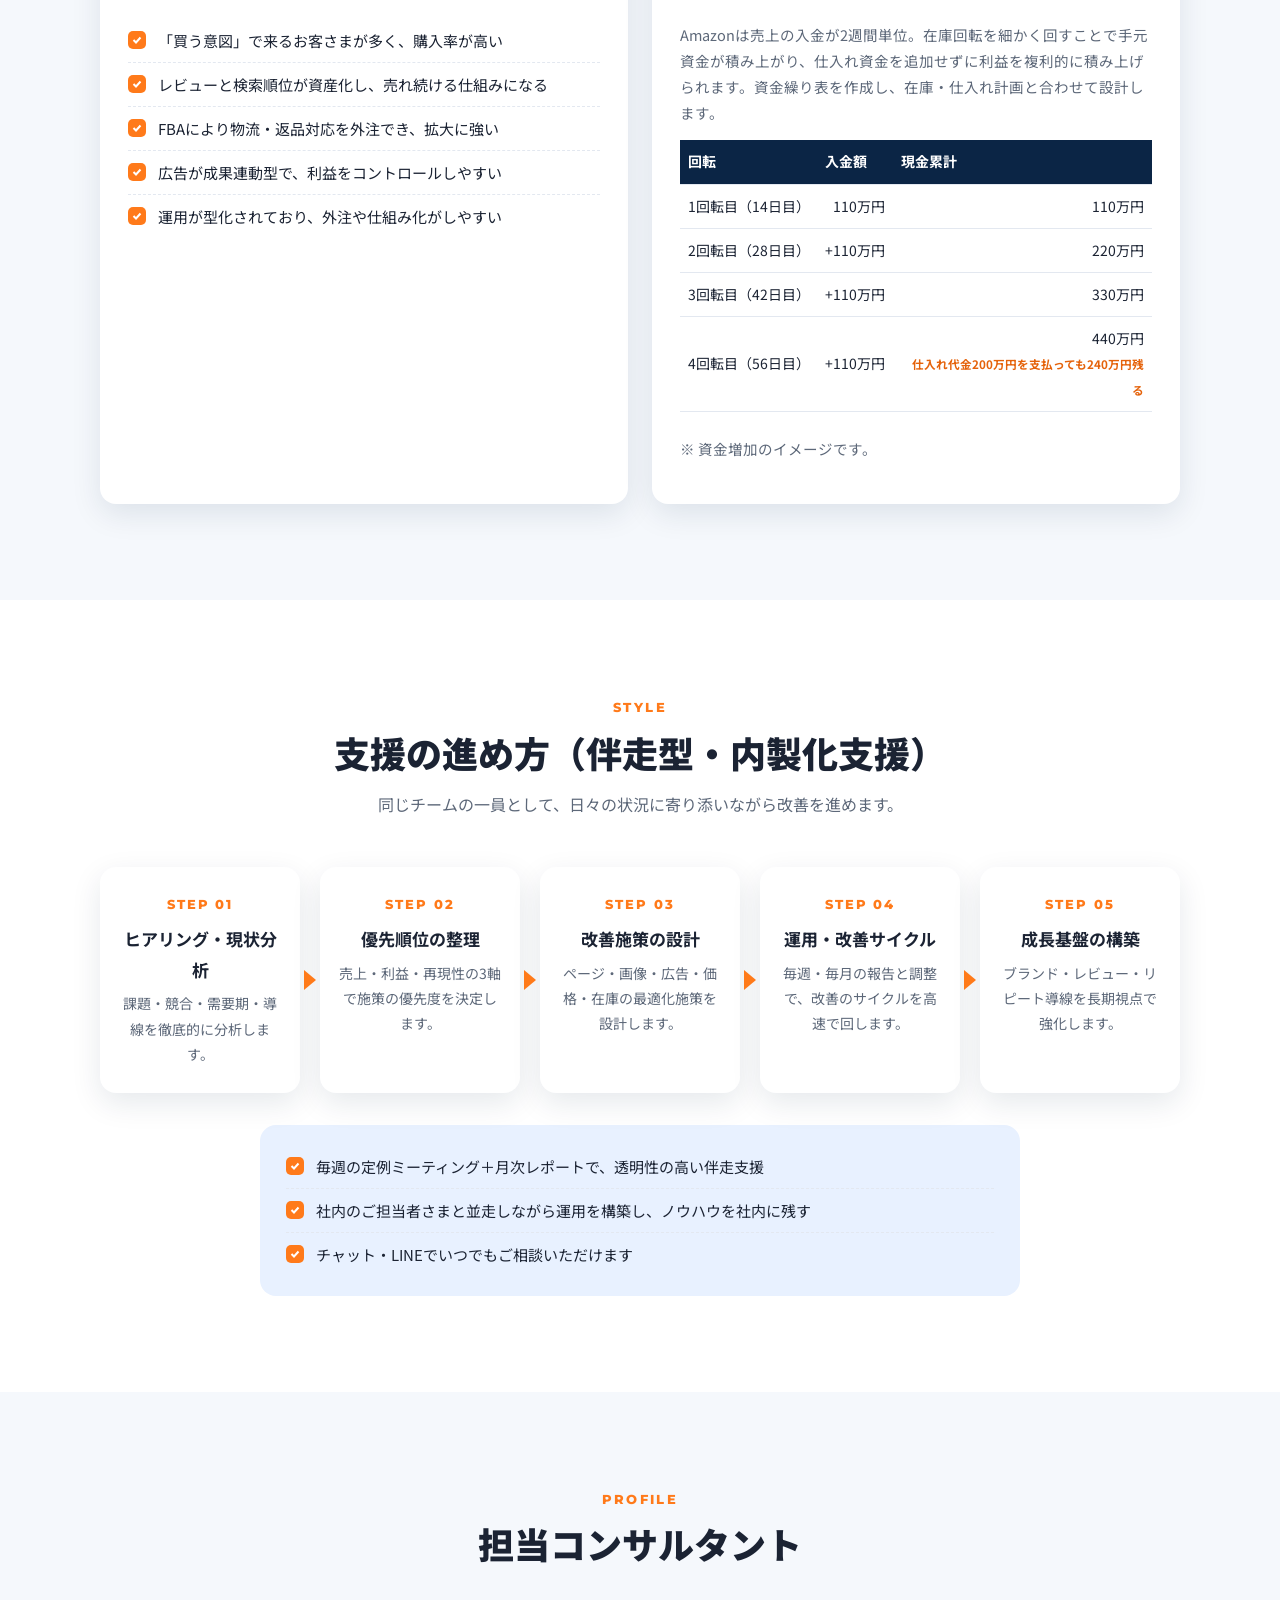
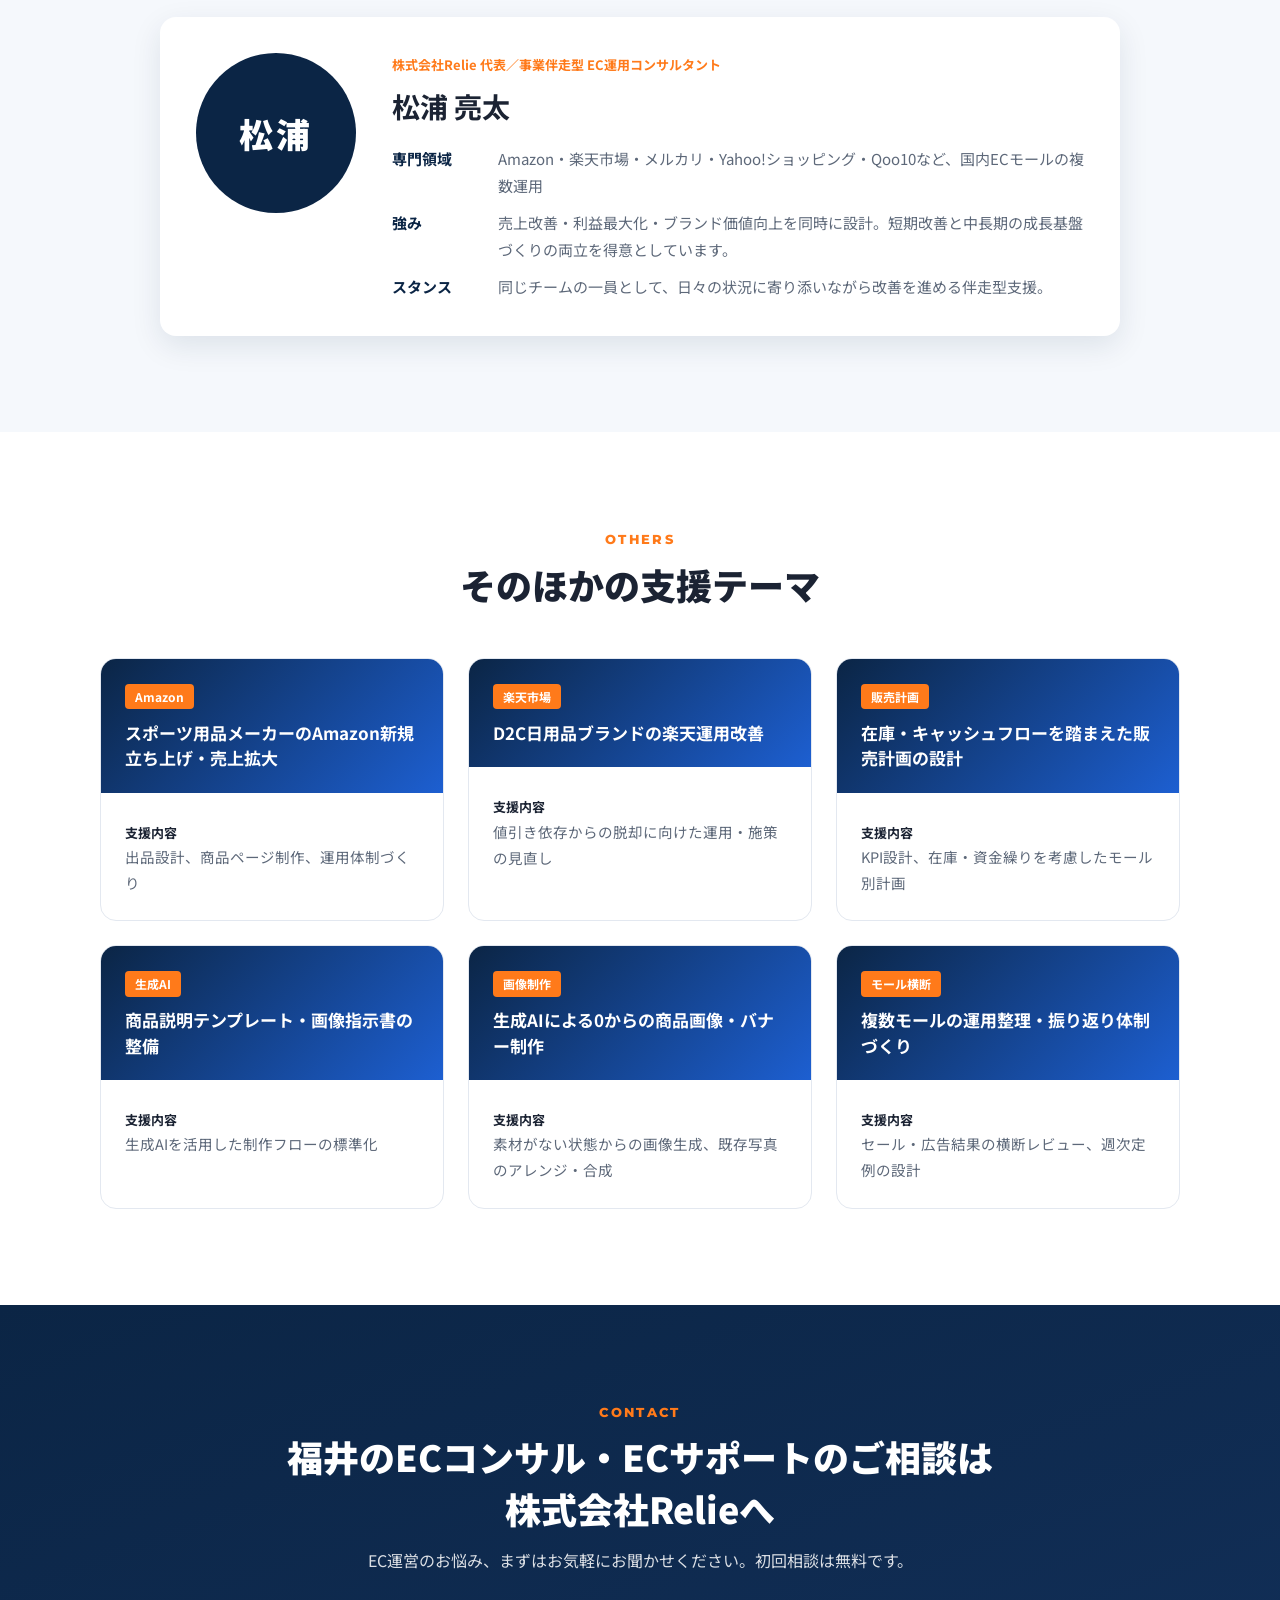
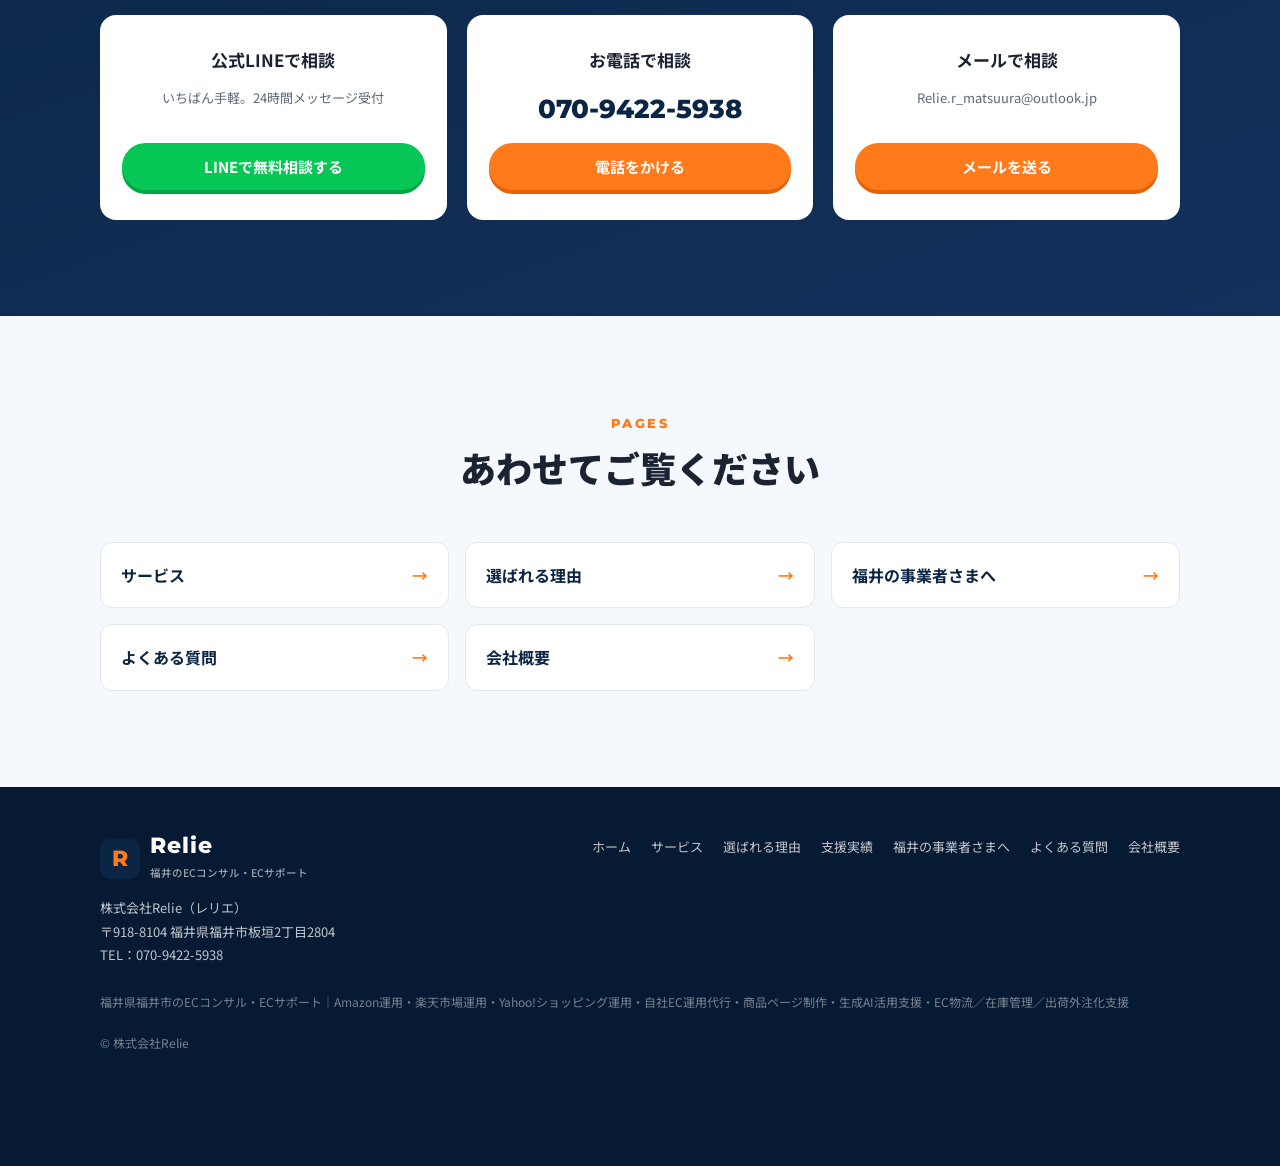
<file: works.html>
<!doctype html>
<html lang="ja">
<head>
  <meta charset="UTF-8">
  <meta name="viewport" content="width=device-width,initial-scale=1">
  <title>支援実績｜Amazon売上+382%・楽天前年比185%｜福井のECコンサル 株式会社Relie</title>
  <meta name="description" content="福井県のECコンサル・ECサポート会社、株式会社Relieの支援実績。Amazonで半年売上+195%・+382%、楽天市場で前年比185%、広告運用でROAS4.45など。現在も複数クライアントの運用を継続中です。">
  <link rel="canonical" href="https://relie20250425.github.io/-Relie-hp/works.html">
  <meta name="google-site-verification" content="385qrn_vScTNfcwd9Vm9ZfI2tQE6gQtMFJ681Z-XNFc" />
  <meta name="theme-color" content="#0b2545">
  <meta name="geo.region" content="JP-18">
  <meta name="geo.placename" content="福井県福井市">
  <meta property="og:type" content="article">
  <meta property="og:locale" content="ja_JP">
  <meta property="og:site_name" content="株式会社Relie">
  <meta property="og:title" content="支援実績｜Amazon売上+382%・楽天前年比185%｜福井のECコンサル 株式会社Relie">
  <meta property="og:description" content="福井県のECコンサル・ECサポート会社、株式会社Relieの支援実績。Amazonで半年売上+195%・+382%、楽天市場で前年比185%、広告運用でROAS4.45など。現在も複数クライアントの運用を継続中です。">
  <meta property="og:url" content="https://relie20250425.github.io/-Relie-hp/works.html">
  <meta property="og:image" content="https://relie20250425.github.io/-Relie-hp/ogp.png">
  <meta name="twitter:card" content="summary_large_image">
  <link rel="icon" href="data:image/svg+xml,%3Csvg xmlns='http://www.w3.org/2000/svg' viewBox='0 0 64 64'%3E%3Crect width='64' height='64' rx='14' fill='%230b2545'/%3E%3Ctext x='32' y='45' font-family='Arial' font-weight='900' font-size='38' text-anchor='middle' fill='%23ff7a1a'%3ER%3C/text%3E%3C/svg%3E">
  <link rel="preconnect" href="https://fonts.googleapis.com">
  <link rel="preconnect" href="https://fonts.gstatic.com" crossorigin>
  <link href="https://fonts.googleapis.com/css2?family=Montserrat:wght@700;800&family=Noto+Sans+JP:wght@400;500;700;900&display=swap" rel="stylesheet">
  <link rel="stylesheet" href="style.css">
  <script type="application/ld+json">
{
  "@context": "https://schema.org",
  "@type": "ProfessionalService",
  "@id": "https://relie20250425.github.io/-Relie-hp/#organization",
  "name": "株式会社Relie",
  "founder": {
    "@type": "Person",
    "name": "松浦 亮太",
    "jobTitle": "代表"
  },
  "alternateName": [
    "レリエ",
    "Relie"
  ],
  "url": "https://relie20250425.github.io/-Relie-hp/",
  "image": "https://relie20250425.github.io/-Relie-hp/ogp.png",
  "email": "Relie.r_matsuura@outlook.jp",
  "telephone": "+81-70-9422-5938",
  "address": {
    "@type": "PostalAddress",
    "postalCode": "918-8104",
    "addressCountry": "JP",
    "addressRegion": "福井県",
    "addressLocality": "福井市",
    "streetAddress": "板垣2丁目2804"
  },
  "areaServed": [
    {
      "@type": "AdministrativeArea",
      "name": "福井県"
    },
    {
      "@type": "Country",
      "name": "日本"
    }
  ],
  "sameAs": [
    "https://line.me/R/ti/p/@854qvvnw"
  ],
  "description": "福井県福井市のECコンサル・ECサポート会社。Amazon・楽天市場・Yahoo!ショッピング・自社ECの運用支援、商品ページ改善・画像制作、KPI設計、生成AI活用による省力化を伴走支援します。",
  "knowsAbout": [
    "ECコンサルティング",
    "EC運用代行",
    "広告運用",
    "ROAS改善",
    "メルカリショップス",
    "Qoo10",
    "Amazon運用",
    "楽天市場運用",
    "Yahoo!ショッピング運用",
    "自社EC",
    "商品ページ改善",
    "生成AI活用",
    "EC物流",
    "在庫管理",
    "出荷代行"
  ]
}
</script>
<script type="application/ld+json">
{
  "@context": "https://schema.org",
  "@type": "BreadcrumbList",
  "itemListElement": [
    {
      "@type": "ListItem",
      "position": 1,
      "name": "ホーム",
      "item": "https://relie20250425.github.io/-Relie-hp/"
    },
    {
      "@type": "ListItem",
      "position": 2,
      "name": "支援実績",
      "item": "https://relie20250425.github.io/-Relie-hp/works.html"
    }
  ]
}
</script>
</head>
<body>

  <header class="header">
    <div class="wrap header__in">
      <a class="logo" href="./" aria-label="株式会社Relie トップへ">
        <span class="logo__mark" aria-hidden="true">R</span>
        <span>
          <span class="logo__name">Relie</span>
          <span class="logo__sub">福井のECコンサル・ECサポート</span>
        </span>
      </a>
      <nav class="gnav" id="gnav" aria-label="グローバルナビゲーション">
        <a href="service.html">サービス</a>
        <a href="reason.html">選ばれる理由</a>
        <a href="works.html" aria-current="page">支援実績</a>
        <a href="fukui.html">福井の事業者さまへ</a>
        <a href="faq.html">よくある質問</a>
        <a href="company.html">会社概要</a>
      </nav>
      <div class="header__cta">
        <a class="header__tel" href="tel:070-9422-5938"><b>070-9422-5938</b><span>お電話でのご相談</span></a>
        <a class="btn btn-line" href="https://line.me/R/ti/p/@854qvvnw" target="_blank" rel="noopener">LINEで無料相談</a>
        <button class="menu-btn" id="menuBtn" aria-label="メニューを開く" aria-controls="gnav" aria-expanded="false"><span></span><span></span><span></span></button>
      </div>
    </div>
  </header>

  <main id="top">
    <section class="page-hero">
      <div class="wrap page-hero__in">
        <div class="sec-en">Works</div>
        <h1>ECコンサル・ECサポートの<br>支援実績</h1>
        <p>Amazon・楽天市場を中心に、売上を半年で約3〜5倍に伸ばした事例や、現在も広告運用でROASを改善し続けているクライアントさまの実績をご紹介します。</p>
      </div>
    </section>
    <nav class="crumb" aria-label="パンくずリスト">
      <ol><li><a href="./">ホーム</a></li><li aria-current="page">支援実績</li></ol>
    </nav>

    <section class="sec">
      <div class="wrap">
        <div class="sec-head reveal"><div class="sec-en">Results</div><h2 class="sec-title" id="res-title">実績概要</h2><p class="sec-lead">Amazon・楽天市場を中心に、短期改善から中長期の成長まで成果を出してきました。</p></div>
        <div class="stats reveal">
          <div class="stat"><b>+501<span>%</span></b><p>最大売上成長率<small>（年間比較）</small></p></div>
          <div class="stat"><b>¥65<span>M+</span></b><p>単店舗の年間最高売上<small>（Amazon）</small></p></div>
          <div class="stat"><b>¥0</b><p>月額固定費用<small>（完全成果報酬モデル）</small></p></div>
        </div>
        <div class="minis reveal">
          <a class="mini" href="#case-a"><small>A社 Amazon</small><b>+195%</b><span>¥1.5M → ¥4.6M（半年）</span></a>
          <a class="mini" href="#case-b"><small>B社 Amazon</small><b>+382%</b><span>¥0.7M → ¥3.4M（半年）</span></a>
          <a class="mini" href="#case-c"><small>C社 Amazon</small><b>+32%</b><span>¥505K → ¥667K（5日間）</span></a>
          <a class="mini" href="#case-r"><small>楽天市場</small><b>185%</b><span>¥667K → ¥1.2M（前年比）</span></a>
        </div>
        <p class="works-note">※ 店舗名はプライバシー保護のため匿名で表示しています。</p>
      </div>
    </section>

    <section class="sec sec--gray" aria-labelledby="case-title">
      <div class="wrap">
        <div class="sec-head reveal"><div class="sec-en">Case Study</div><h2 class="sec-title" id="case-title">支援事例の詳細</h2><p class="sec-lead">どのような施策で売上を伸ばしたのか、事例ごとにご紹介します。</p></div>
        <div class="cases">
        <article class="case reveal" id="case-a">
          <div class="case__head">
            <span class="work__cat">Amazon</span>
            <h3>A社（中期成長）<span>Amazon — 半年で売上 +195%</span></h3>
          </div>
          <div class="case__grid">
            <div>
              <div class="case__nums">
                <div><small>成長率</small><b class="c-orange">+195%</b><em></em></div>
                <div><small>純増売上</small><b>+¥3,030,316</b></div>
              </div>
              <div class="ba">
              <div class="ba__row"><span class="ba__lbl">支援開始月</span><span class="ba__bar"><i style="width:34%"></i></span><span class="ba__val">¥1,548,389</span></div>
              <div class="ba__row ba__row--after"><span class="ba__lbl">半年後</span><span class="ba__bar"><i style="width:100%"></i></span><span class="ba__val">¥4,578,705</span></div>
            </div>
              <div class="case__extra"><span class="badge-live">継続運用</span><p><b>その後の継続運用で、さらに売上を拡大</b><br>¥4,578,705 → <strong>¥10,718,265</strong>（+¥6,139,560）</p></div>
            </div>
            <div class="case__measures">
              <h4>主な施策</h4>
              <ul class="checks"><li>SKU最適化・商品ラインナップ整理</li><li>仕入れ商材の開拓・新カテゴリ追加</li><li>資金繰り表の作成・在庫計画策定</li><li>取り扱い商材の追加・販売強化</li><li>広告最適化・ROAS改善</li></ul>
              <p class="case__point">特徴：継続運用で成長曲線を形成</p>
            </div>
          </div>
        </article>
        <article class="case reveal" id="case-b">
          <div class="case__head">
            <span class="work__cat">Amazon</span>
            <h3>B社（利益重視の拡大）<span>Amazon — 半年で売上 +382%</span></h3>
          </div>
          <div class="case__grid">
            <div>
              <div class="case__nums">
                <div><small>成長率</small><b class="c-orange">+382%</b><em></em></div>
                <div><small>純増売上</small><b>+¥2,703,127</b></div>
              </div>
              <div class="ba">
              <div class="ba__row"><span class="ba__lbl">支援開始月</span><span class="ba__bar"><i style="width:21%"></i></span><span class="ba__val">¥708,172</span></div>
              <div class="ba__row ba__row--after"><span class="ba__lbl">半年後</span><span class="ba__bar"><i style="width:100%"></i></span><span class="ba__val">¥3,411,299</span></div>
            </div>
              
            </div>
            <div class="case__measures">
              <h4>主な施策</h4>
              <ul class="checks"><li>販売価格の戦略的調整</li><li>高評価獲得施策の実施</li><li>レビュー増加施策</li><li>利益率を守りながら売上拡大</li><li>カート獲得率の向上</li></ul>
              <p class="case__point">特徴：利益を確保しながら売上を拡大</p>
            </div>
          </div>
        </article>
        <article class="case reveal" id="case-c">
          <div class="case__head">
            <span class="work__cat">Amazon</span>
            <h3>C社（短期改善）<span>Amazon — 5日間で売上 +32%</span></h3>
          </div>
          <div class="case__grid">
            <div>
              <div class="case__nums">
                <div><small>成長率</small><b class="c-orange">+32%</b><em></em></div>
                <div><small>純増売上</small><b>+¥161,856</b></div>
              </div>
              <div class="ba">
              <div class="ba__row"><span class="ba__lbl">改善前</span><span class="ba__bar"><i style="width:76%"></i></span><span class="ba__val">¥505,344</span></div>
              <div class="ba__row ba__row--after"><span class="ba__lbl">5日後</span><span class="ba__bar"><i style="width:100%"></i></span><span class="ba__val">¥667,200</span></div>
            </div>
              
            </div>
            <div class="case__measures">
              <h4>主な施策</h4>
              <ul class="checks"><li>商品ページ改善</li><li>広告調整</li><li>カート獲得率の向上</li></ul>
              <p class="case__point">特徴：短期で効果を出す改善設計</p>
            </div>
          </div>
        </article>
        <article class="case reveal" id="case-r">
          <div class="case__head">
            <span class="work__cat">楽天市場</span>
            <h3>楽天市場（前年比改善）<span>楽天市場 — 売上 前年比185%</span></h3>
          </div>
          <div class="case__grid">
            <div>
              <div class="case__nums">
                <div><small>成長率</small><b class="c-orange">前年比185%</b><em>（+85%）</em></div>
                <div><small>純増売上</small><b>+¥567,822</b></div>
              </div>
              <div class="ba">
              <div class="ba__row"><span class="ba__lbl">前年</span><span class="ba__bar"><i style="width:54%"></i></span><span class="ba__val">¥667,517</span></div>
              <div class="ba__row ba__row--after"><span class="ba__lbl">今年</span><span class="ba__bar"><i style="width:100%"></i></span><span class="ba__val">¥1,235,339</span></div>
            </div>
              
            </div>
            <div class="case__measures">
              <h4>主な施策</h4>
              <ul class="checks"><li>商品情報の整理・SEO強化</li><li>画像構成の改善</li><li>クロスセル・アップセルを狙った設計</li><li>新規流入＋再購入率の向上</li></ul>
              <p class="case__point">特徴：新規流入と再購入率をともに向上</p>
            </div>
          </div>
        </article>
        </div>
      </div>
    </section>

    <section class="sec" aria-labelledby="run-title">
      <div class="wrap">
        <div class="sec-head reveal"><div class="sec-en">Now Running</div><h2 class="sec-title" id="run-title"><span class="mark">現在運用中</span>のクライアント</h2><p class="sec-lead">広告運用はデータをもとに入札・キーワード・予算配分を調整し、適切なROAS（広告費用対効果）まで引き上げていきます。</p></div>
        <div class="runs">
          <article class="run reveal">
            <span class="badge-live">現在運用中</span>
            <h3>D社<small>（自社ブランド下着）</small></h3>
            <div class="run__roas"><small>ROAS</small><b>4.45</b></div>
            <p class="run__period">運用開始2ヶ月</p>
            <p class="run__detail">広告費 ¥5,985 → 広告経由売上 ¥26,616</p>
          </article>
          <article class="run reveal">
            <span class="badge-live">現在運用中</span>
            <h3>E社<small>（自社ブランド）</small></h3>
            <div class="run__roas"><small>ROAS</small><b>2.96</b></div>
            <p class="run__period">運用開始直後</p>
            <p class="run__detail">広告費 ¥25,776 → 広告経由売上 ¥76,409</p>
          </article>
          <article class="run reveal">
            <span class="badge-live">現在運用中</span>
            <h3>F社<small>（食品自社ブランド）</small></h3>
            <div class="run__roas"><small>ROAS</small><b>3.0</b></div>
            <p class="run__period">1年半運用</p>
            <p class="run__detail">月商 ¥500,000（最新）</p>
          </article>
        </div>
        <p class="works-note">※ ROAS＝広告経由の売上 ÷ 広告費。例：ROAS 4.45は、広告費1円あたり約4.45円の売上。</p>
      </div>
    </section>

    <section class="sec sec--gray" aria-labelledby="rank-title">
      <div class="wrap">
        <div class="sec-head reveal"><div class="sec-en">Growth</div><h2 class="sec-title" id="rank-title">成長中のクライアント事例</h2><p class="sec-lead">流通データより、売上成長率の高い順にご紹介します（年間比較・実名非公開）。</p></div>
        <ol class="rank reveal">
          <li class="rank__row"><span class="rank__no">1位</span><span class="rank__name">店舗A</span><span class="rank__bar"><i style="width:100%"></i></span><span class="rank__pct">+501%</span><span class="rank__amt">¥3.3M → ¥19.7M</span></li>
          <li class="rank__row"><span class="rank__no">2位</span><span class="rank__name">店舗B</span><span class="rank__bar"><i style="width:82%"></i></span><span class="rank__pct">+413%</span><span class="rank__amt">¥64.5K → ¥330K</span></li>
          <li class="rank__row"><span class="rank__no">3位</span><span class="rank__name">店舗C</span><span class="rank__bar"><i style="width:60%"></i></span><span class="rank__pct">+302%</span><span class="rank__amt">¥130K → ¥525K</span></li>
          <li class="rank__row"><span class="rank__no">4位</span><span class="rank__name">店舗D</span><span class="rank__bar"><i style="width:56%"></i></span><span class="rank__pct">+282%</span><span class="rank__amt">¥17M → ¥65M</span></li>
          <li class="rank__row"><span class="rank__no">5位</span><span class="rank__name">店舗E</span><span class="rank__bar"><i style="width:14%"></i></span><span class="rank__pct">+72%</span><span class="rank__amt">¥10M → ¥17.3M</span></li>
          <li class="rank__row"><span class="rank__no">6位</span><span class="rank__name">店舗F</span><span class="rank__bar"><i style="width:7%"></i></span><span class="rank__pct">+36%</span><span class="rank__amt">¥23M → ¥31.3M</span></li>
        </ol>
        <p class="works-note">※ 金額は概算です。店舗名は実名非公開としています。</p>
      </div>
    </section>

    <aside class="cta-band" aria-label="無料相談のご案内">
      <div class="wrap cta-band__in">
        <div>
          <h2>同じように売上を伸ばしたい方へ</h2>
          <p>支援事例の詳しい内容は、無料相談の際にご紹介します。</p>
        </div>
        <div class="cta-band__btns">
          <a class="btn btn-line" href="https://line.me/R/ti/p/@854qvvnw" target="_blank" rel="noopener">LINEで無料相談</a>
          <a class="btn btn-white" href="tel:070-9422-5938">070-9422-5938</a>
        </div>
      </div>
    </aside>

    <section class="sec" aria-labelledby="area-title">
      <div class="wrap">
        <div class="sec-head reveal"><div class="sec-en">Support</div><h2 class="sec-title" id="area-title">支援できる領域</h2><p class="sec-lead">売上を伸ばすために必要な領域を、一気通貫で支援します。</p></div>
        <div class="areas6"><div class="area reveal"><h3>モール戦略設計</h3><ul class="checks"><li>Amazon／楽天市場／メルカリショップス</li><li>Yahoo!ショッピング／Qoo10</li><li>マルチモール展開</li></ul></div><div class="area reveal"><h3>クリエイティブ制作</h3><ul class="checks"><li>商品ページ／LP制作</li><li>画像・バナー制作</li><li>A+（商品紹介コンテンツ）設計</li></ul></div><div class="area reveal"><h3>広告運用</h3><ul class="checks"><li>Amazon SP／SB／SD広告</li><li>楽天RPP広告・Criteo</li><li>データに基づくROAS改善</li></ul></div><div class="area reveal"><h3>評価・価格戦略</h3><ul class="checks"><li>レビュー増加施策</li><li>カート獲得率の向上</li><li>価格戦略の設計</li></ul></div><div class="area reveal"><h3>在庫・運営管理</h3><ul class="checks"><li>在庫／発注管理</li><li>販売スケジュール管理</li><li>資金繰り表の作成</li></ul></div><div class="area reveal"><h3>EC×実店舗連動</h3><ul class="checks"><li>実店舗×ECの導線設計</li><li>クロスセル導線</li><li>リピート率の向上</li></ul></div></div>
      </div>
    </section>

    <section class="sec sec--gray" aria-labelledby="amz-title">
      <div class="wrap">
        <div class="sec-head reveal"><div class="sec-en">Amazon</div><h2 class="sec-title" id="amz-title">Amazon運用支援の考え方</h2></div>
        <div class="amz">
          <div class="amz__box reveal">
            <h3>Amazonで売上を伸ばしやすい5つの理由</h3>
            <ul class="checks"><li>「買う意図」で来るお客さまが多く、購入率が高い</li><li>レビューと検索順位が資産化し、売れ続ける仕組みになる</li><li>FBAにより物流・返品対応を外注でき、拡大に強い</li><li>広告が成果連動型で、利益をコントロールしやすい</li><li>運用が型化されており、外注や仕組み化がしやすい</li></ul>
          </div>
          <div class="amz__box reveal">
            <h3>「売上が先・支払いが後」の資金サイクル</h3>
            <p>Amazonは売上の入金が2週間単位。在庫回転を細かく回すことで手元資金が積み上がり、仕入れ資金を追加せずに利益を複利的に積み上げられます。資金繰り表を作成し、在庫・仕入れ計画と合わせて設計します。</p>
            <table class="cash">
              <thead><tr><th>回転</th><th>入金額</th><th>現金累計</th></tr></thead>
              <tbody>
                <tr><td>1回転目（14日目）</td><td>110万円</td><td>110万円</td></tr>
                <tr><td>2回転目（28日目）</td><td>+110万円</td><td>220万円</td></tr>
                <tr><td>3回転目（42日目）</td><td>+110万円</td><td>330万円</td></tr>
                <tr><td>4回転目（56日目）</td><td>+110万円</td><td>440万円<br><small>仕入れ代金200万円を支払っても240万円残る</small></td></tr>
              </tbody>
            </table>
            <p class="works-note" style="text-align:left">※ 資金増加のイメージです。</p>
          </div>
        </div>
      </div>
    </section>

    <section class="sec" aria-labelledby="style-title">
      <div class="wrap">
        <div class="sec-head reveal"><div class="sec-en">Style</div><h2 class="sec-title" id="style-title">支援の進め方（伴走型・内製化支援）</h2><p class="sec-lead">同じチームの一員として、日々の状況に寄り添いながら改善を進めます。</p></div>
        <ol class="flow flow5"><li class="reveal"><div class="flow__step">STEP 01</div><h3>ヒアリング・現状分析</h3><p>課題・競合・需要期・導線を徹底的に分析します。</p></li><li class="reveal"><div class="flow__step">STEP 02</div><h3>優先順位の整理</h3><p>売上・利益・再現性の3軸で施策の優先度を決定します。</p></li><li class="reveal"><div class="flow__step">STEP 03</div><h3>改善施策の設計</h3><p>ページ・画像・広告・価格・在庫の最適化施策を設計します。</p></li><li class="reveal"><div class="flow__step">STEP 04</div><h3>運用・改善サイクル</h3><p>毎週・毎月の報告と調整で、改善のサイクルを高速で回します。</p></li><li class="reveal"><div class="flow__step">STEP 05</div><h3>成長基盤の構築</h3><p>ブランド・レビュー・リピート導線を長期視点で強化します。</p></li></ol>
        <div class="style-note reveal">
          <ul class="checks"><li>毎週の定例ミーティング＋月次レポートで、透明性の高い伴走支援</li><li>社内のご担当者さまと並走しながら運用を構築し、ノウハウを社内に残す</li><li>チャット・LINEでいつでもご相談いただけます</li></ul>
        </div>
      </div>
    </section>

    <section class="sec sec--gray" aria-labelledby="prof-title">
      <div class="wrap">
        <div class="sec-head reveal"><div class="sec-en">Profile</div><h2 class="sec-title" id="prof-title">担当コンサルタント</h2></div>
        <div class="prof reveal">
          <div class="prof__avatar" aria-hidden="true">松浦</div>
          <div>
            <p class="prof__role">株式会社Relie 代表／事業伴走型 EC運用コンサルタント</p>
            <h3>松浦 亮太</h3>
            <dl class="prof__dl">
              <dt>専門領域</dt><dd>Amazon・楽天市場・メルカリ・Yahoo!ショッピング・Qoo10など、国内ECモールの複数運用</dd>
              <dt>強み</dt><dd>売上改善・利益最大化・ブランド価値向上を同時に設計。短期改善と中長期の成長基盤づくりの両立を得意としています。</dd>
              <dt>スタンス</dt><dd>同じチームの一員として、日々の状況に寄り添いながら改善を進める伴走型支援。</dd>
            </dl>
          </div>
        </div>
      </div>
    </section>

    <section class="sec" aria-labelledby="other-title">
      <div class="wrap">
        <div class="sec-head reveal"><div class="sec-en">Others</div><h2 class="sec-title" id="other-title">そのほかの支援テーマ</h2></div>
        <div class="works">
          <article class="work reveal">
            <div class="work__top"><span class="work__cat">Amazon</span><h3 style="font-size:17px;margin:10px 0 0;line-height:1.5">スポーツ用品メーカーのAmazon新規立ち上げ・売上拡大</h3></div>
            <div class="work__body"><dl><dt>支援内容</dt><dd>出品設計、商品ページ制作、運用体制づくり</dd></dl></div>
          </article>
          <article class="work reveal">
            <div class="work__top"><span class="work__cat">楽天市場</span><h3 style="font-size:17px;margin:10px 0 0;line-height:1.5">D2C日用品ブランドの楽天運用改善</h3></div>
            <div class="work__body"><dl><dt>支援内容</dt><dd>値引き依存からの脱却に向けた運用・施策の見直し</dd></dl></div>
          </article>
          <article class="work reveal">
            <div class="work__top"><span class="work__cat">販売計画</span><h3 style="font-size:17px;margin:10px 0 0;line-height:1.5">在庫・キャッシュフローを踏まえた販売計画の設計</h3></div>
            <div class="work__body"><dl><dt>支援内容</dt><dd>KPI設計、在庫・資金繰りを考慮したモール別計画</dd></dl></div>
          </article>
          <article class="work reveal">
            <div class="work__top"><span class="work__cat">生成AI</span><h3 style="font-size:17px;margin:10px 0 0;line-height:1.5">商品説明テンプレート・画像指示書の整備</h3></div>
            <div class="work__body"><dl><dt>支援内容</dt><dd>生成AIを活用した制作フローの標準化</dd></dl></div>
          </article>
          <article class="work reveal">
            <div class="work__top"><span class="work__cat">画像制作</span><h3 style="font-size:17px;margin:10px 0 0;line-height:1.5">生成AIによる0からの商品画像・バナー制作</h3></div>
            <div class="work__body"><dl><dt>支援内容</dt><dd>素材がない状態からの画像生成、既存写真のアレンジ・合成</dd></dl></div>
          </article>
          <article class="work reveal">
            <div class="work__top"><span class="work__cat">モール横断</span><h3 style="font-size:17px;margin:10px 0 0;line-height:1.5">複数モールの運用整理・振り返り体制づくり</h3></div>
            <div class="work__body"><dl><dt>支援内容</dt><dd>セール・広告結果の横断レビュー、週次定例の設計</dd></dl></div>
          </article>
        </div>
      </div>
    </section>

    <section class="sec contact" id="contact" aria-labelledby="contact-title">
      <div class="wrap">
        <div class="sec-en">Contact</div>
        <h2 class="sec-title" id="contact-title">福井のECコンサル・ECサポートのご相談は<br>株式会社Relieへ</h2>
        <p class="sec-lead">EC運営のお悩み、まずはお気軽にお聞かせください。初回相談は無料です。</p>
        <div class="contact__grid">
          <div class="contact__card">
            <h3>公式LINEで相談</h3>
            <p>いちばん手軽。24時間メッセージ受付</p>
            <a class="btn btn-line" href="https://line.me/R/ti/p/@854qvvnw" target="_blank" rel="noopener">LINEで無料相談する</a>
          </div>
          <div class="contact__card">
            <h3>お電話で相談</h3>
            <a class="contact__tel" href="tel:070-9422-5938">070-9422-5938</a>
            <a class="btn btn-orange" href="tel:070-9422-5938">電話をかける</a>
          </div>
          <div class="contact__card">
            <h3>メールで相談</h3>
            <p>Relie.r_matsuura@outlook.jp</p>
            <a class="btn btn-orange" href="mailto:Relie.r_matsuura@outlook.jp?subject=ECのご相談（ホームページより）">メールを送る</a>
          </div>
        </div>
      </div>
    </section>

    <section class="sec sec--gray" aria-labelledby="rel-title">
      <div class="wrap">
        <div class="sec-head"><div class="sec-en">Pages</div><h2 class="sec-title" id="rel-title">あわせてご覧ください</h2></div>
        <div class="related"><a href="service.html">サービス</a><a href="reason.html">選ばれる理由</a><a href="fukui.html">福井の事業者さまへ</a><a href="faq.html">よくある質問</a><a href="company.html">会社概要</a></div>
      </div>
    </section>
  </main>

  <footer class="footer">
    <div class="wrap">
      <div class="footer__in">
        <div>
          <a class="logo" href="./"><span class="logo__mark" aria-hidden="true">R</span><span><span class="logo__name">Relie</span><span class="logo__sub">福井のECコンサル・ECサポート</span></span></a>
          <p style="margin:14px 0 0">株式会社Relie（レリエ）<br>〒918-8104 福井県福井市板垣2丁目2804<br>TEL：070-9422-5938</p>
        </div>
        <nav aria-label="フッターナビゲーション">
          <a href="./">ホーム</a><a href="service.html">サービス</a><a href="reason.html">選ばれる理由</a><a href="works.html">支援実績</a><a href="fukui.html">福井の事業者さまへ</a><a href="faq.html">よくある質問</a><a href="company.html">会社概要</a>
        </nav>
      </div>
      <p class="footer__kw">福井県福井市のECコンサル・ECサポート｜Amazon運用・楽天市場運用・Yahoo!ショッピング運用・自社EC運用代行・商品ページ制作・生成AI活用支援・EC物流／在庫管理／出荷外注化支援</p>
      <p class="copy">© 株式会社Relie</p>
    </div>
  </footer>

  <div class="sp-cta">
    <a href="https://line.me/R/ti/p/@854qvvnw" target="_blank" rel="noopener">LINEで無料相談</a>
    <a href="tel:070-9422-5938">電話で相談</a>
  </div>

  <script src="script.js"></script>
</body>
</html>
</file>
<file: style.css>
:root{
      --navy:#0b2545; --navy-2:#13315c; --blue:#1d5fd1; --sky:#e8f1ff;
      --orange:#ff7a1a; --orange-d:#e5620a; --line:#06c755; --line-d:#05a647;
      --ink:#1b2333; --muted:#5d6879; --bd:#e3e8f0; --bg:#f5f8fc; --white:#fff;
      --radius:16px; --shadow:0 10px 30px rgba(11,37,69,.10);
      --en:"Montserrat",sans-serif;
    }
    *{box-sizing:border-box}
    html{scroll-behavior:smooth; scroll-padding-top:80px}
    body{margin:0; color:var(--ink); background:var(--white); line-height:1.8; font-family:"Noto Sans JP",system-ui,-apple-system,"Hiragino Sans","Yu Gothic",sans-serif; -webkit-font-smoothing:antialiased; font-size:16px}
    img{max-width:100%; display:block}
    a{color:inherit}
    .wrap{max-width:1120px; margin:0 auto; padding:0 20px}
    .sec{padding:96px 0}
    .sec--gray{background:var(--bg)}
    .sec-head{text-align:center; margin-bottom:48px}
    .sec-en{font-family:var(--en); font-weight:800; color:var(--orange); letter-spacing:.18em; font-size:13px; text-transform:uppercase}
    .sec-title{font-size:clamp(24px,3.4vw,36px); font-weight:900; line-height:1.45; margin:6px 0 12px}
    .sec-lead{color:var(--muted); margin:0 auto; max-width:720px}
    .mark{background:linear-gradient(transparent 62%, #ffd9bd 62%)}
    .c-orange{color:var(--orange)}

    /* ボタン */
    .btn{display:inline-flex; align-items:center; justify-content:center; gap:10px; text-decoration:none; font-weight:700; border-radius:999px; padding:16px 30px; font-size:16px; transition:transform .15s, box-shadow .15s, background .15s; line-height:1.3}
    .btn:hover{transform:translateY(-2px)}
    .btn-line{background:var(--line); color:#fff; box-shadow:0 4px 0 var(--line-d)}
    .btn-line:hover{box-shadow:0 6px 0 var(--line-d)}
    .btn-orange{background:var(--orange); color:#fff; box-shadow:0 4px 0 var(--orange-d)}
    .btn-orange:hover{box-shadow:0 6px 0 var(--orange-d)}
    .btn-white{background:#fff; color:var(--navy); border:2px solid #fff}
    .btn-outline{background:transparent; color:#fff; border:2px solid rgba(255,255,255,.6)}
    .btn small{display:block; font-size:11px; font-weight:500; opacity:.9}
    .btn svg{flex:none}

    /* ヘッダー */
    .header{position:sticky; top:0; z-index:100; background:rgba(255,255,255,.96); backdrop-filter:blur(8px); border-bottom:1px solid var(--bd)}
    .header__in{display:flex; align-items:center; justify-content:space-between; height:72px; gap:16px}
    .logo{display:flex; align-items:center; gap:10px; text-decoration:none}
    .logo__mark{width:40px; height:40px; border-radius:11px; background:var(--navy); color:var(--orange); display:grid; place-items:center; font-family:var(--en); font-weight:800; font-size:22px}
    .logo__name{font-family:var(--en); font-weight:800; font-size:22px; color:var(--navy); letter-spacing:.04em; line-height:1}
    .logo__sub{display:block; white-space:nowrap; font-size:10.5px; color:var(--muted); font-family:"Noto Sans JP",sans-serif; font-weight:500; letter-spacing:0; margin-top:4px}
    .gnav{display:flex; align-items:center; gap:20px; white-space:nowrap}
    .gnav a{text-decoration:none; font-size:14px; font-weight:700; color:var(--navy)}
    .gnav a:hover{color:var(--orange)}
    .header__cta{display:flex; align-items:center; gap:14px}
    .header__tel{text-decoration:none; text-align:right; line-height:1.2; white-space:nowrap}
    .header .btn{white-space:nowrap}
    @media (max-width:1280px){.header__tel{display:none}}
    .header__tel b{font-family:var(--en); font-size:20px; color:var(--navy); display:block}
    .header__tel span{font-size:11px; color:var(--muted)}
    .header .btn{padding:11px 20px; font-size:14px}
    .menu-btn{display:none; background:none; border:0; width:44px; height:44px; cursor:pointer}
    .menu-btn span{display:block; width:24px; height:2px; background:var(--navy); margin:5px auto; transition:.2s}

    /* ヒーロー */
    .hero{position:relative; background:radial-gradient(1200px 500px at 85% -10%, #1d5fd1 0%, transparent 60%), linear-gradient(160deg,var(--navy) 0%, var(--navy-2) 100%); color:#fff; overflow:hidden}
    .hero::after{content:""; position:absolute; inset:0; background-image:linear-gradient(rgba(255,255,255,.04) 1px, transparent 1px),linear-gradient(90deg, rgba(255,255,255,.04) 1px, transparent 1px); background-size:40px 40px; pointer-events:none}
    .hero__in{position:relative; z-index:1; display:grid; grid-template-columns:1.15fr .85fr; gap:48px; align-items:center; padding:80px 20px 96px}
    .hero__kicker{display:inline-flex; align-items:center; gap:8px; background:rgba(255,255,255,.1); border:1px solid rgba(255,255,255,.25); border-radius:999px; padding:6px 16px; font-size:13px; font-weight:700}
    .hero__kicker i{width:8px; height:8px; border-radius:50%; background:var(--orange); display:block}
    .hero h1{font-size:clamp(28px,4.4vw,48px); line-height:1.4; font-weight:900; margin:18px 0 18px; letter-spacing:.01em}
    .hero h1 .em{color:var(--orange)}
    .hero h1 small{display:block; font-size:.42em; font-weight:700; opacity:.9; margin-bottom:8px; letter-spacing:.06em}
    .hero__lead{font-size:17px; opacity:.92; margin:0 0 26px}
    .hero__points{display:flex; flex-wrap:wrap; gap:10px; margin:0 0 32px; padding:0; list-style:none}
    .hero__points li{display:flex; align-items:center; gap:8px; background:#fff; color:var(--navy); font-weight:700; font-size:14px; padding:8px 14px; border-radius:10px}
    .hero__points svg{color:var(--orange)}
    .hero__cta{display:flex; flex-wrap:wrap; gap:14px}
    .hero__note{font-size:12px; opacity:.75; margin-top:14px}

    .dash{background:#fff; color:var(--ink); border-radius:20px; padding:22px; box-shadow:0 30px 60px rgba(0,0,0,.3); position:relative}
    .dash__head{display:flex; justify-content:space-between; align-items:center; font-size:13px; font-weight:700; color:var(--muted); margin-bottom:14px}
    .dash__tag{font-size:11px; background:var(--sky); color:var(--blue); padding:3px 10px; border-radius:999px}
    .dash__malls{display:grid; grid-template-columns:repeat(4,1fr); gap:8px; margin-bottom:16px}
    .dash__mall{border:1px solid var(--bd); border-radius:10px; padding:10px 6px; text-align:center; font-size:12px; font-weight:700}
    .dash__mall i{display:block; height:4px; border-radius:2px; margin-top:8px}
    .dash__chart{height:150px; display:flex; align-items:flex-end; gap:10px; padding:10px 6px 0; border-bottom:2px solid var(--bd); position:relative}
    .dash__chart div{flex:1; border-radius:6px 6px 0 0; background:linear-gradient(180deg,#5b8def,#1d5fd1)}
    .dash__chart div:last-child{background:linear-gradient(180deg,#ffa766,var(--orange))}
    .dash__list{margin:16px 0 0; padding:0; list-style:none; font-size:13px}
    .dash__list li{display:flex; gap:8px; align-items:center; padding:7px 0; border-bottom:1px dashed var(--bd)}
    .dash__list li:last-child{border:0}
    .dash__list b{color:var(--orange)}
    .dash__caption{font-size:11px; color:var(--muted); text-align:right; margin-top:6px}
    .float-card{position:absolute; left:-28px; bottom:-26px; background:var(--orange); color:#fff; border-radius:14px; padding:12px 18px; font-weight:900; font-size:15px; box-shadow:0 12px 24px rgba(0,0,0,.25); line-height:1.4}
    .float-card small{display:block; font-weight:500; font-size:11px}

    /* 対応モール帯 */
    .malls{background:#fff; border-bottom:1px solid var(--bd)}
    .malls__in{display:flex; align-items:center; justify-content:center; flex-wrap:wrap; gap:14px 40px; padding:26px 20px}
    .malls__label{font-size:13px; font-weight:700; color:var(--muted)}
    .malls__item{font-weight:900; font-size:18px; color:var(--navy); letter-spacing:.02em}

    /* お悩み */
    .worries{display:grid; grid-template-columns:repeat(3,1fr); gap:24px}
    .worry{background:#fff; border-radius:var(--radius); padding:30px 26px; box-shadow:var(--shadow); border-top:5px solid var(--navy)}
    .worry__who{font-size:13px; font-weight:700; color:var(--blue); background:var(--sky); display:inline-block; padding:3px 12px; border-radius:999px}
    .worry h3{font-size:19px; margin:12px 0 14px; line-height:1.5}
    .checks{list-style:none; margin:0; padding:0}
    .checks li{position:relative; padding:8px 0 8px 30px; font-size:15px; border-bottom:1px dashed var(--bd)}
    .checks li:last-child{border:0}
    .checks li::before{content:""; position:absolute; left:0; top:12px; width:18px; height:18px; border-radius:5px; background:var(--orange) url("data:image/svg+xml,%3Csvg xmlns='http://www.w3.org/2000/svg' viewBox='0 0 24 24' fill='none' stroke='white' stroke-width='4'%3E%3Cpath d='M5 12l5 5 9-10'/%3E%3C/svg%3E") center/12px no-repeat}
    .arrow-down{width:0; height:0; margin:48px auto 0; border-left:60px solid transparent; border-right:60px solid transparent; border-top:30px solid var(--navy)}

    /* メッセージ */
    .message{background:var(--navy); color:#fff; text-align:center; padding:72px 0}
    .message h2{font-size:clamp(22px,3.2vw,34px); font-weight:900; line-height:1.6; margin:0 0 18px}
    .message p{max-width:760px; margin:0 auto; opacity:.9}

    /* サービス */
    .svc{display:grid; grid-template-columns:repeat(2,1fr); gap:28px}
    .svc__item{background:#fff; border:1px solid var(--bd); border-radius:var(--radius); padding:34px 30px; position:relative; transition:box-shadow .2s, transform .2s}
    .svc__item:hover{box-shadow:var(--shadow); transform:translateY(-3px)}
    .svc__num{font-family:var(--en); font-weight:800; font-size:44px; color:var(--sky); position:absolute; right:24px; top:14px; line-height:1}
    .svc__icon{width:56px; height:56px; border-radius:14px; background:var(--navy); color:#fff; display:grid; place-items:center; margin-bottom:16px}
    .svc__item h3{font-size:21px; margin:0 0 4px}
    .svc__en{font-size:12px; font-weight:700; color:var(--orange); letter-spacing:.06em}
    .svc__item p{color:var(--muted); font-size:15px; margin:12px 0 14px}
    .tags{display:flex; flex-wrap:wrap; gap:8px; list-style:none; margin:0; padding:0}
    .tags li{font-size:12.5px; font-weight:700; color:var(--navy); background:var(--bg); border:1px solid var(--bd); padding:4px 12px; border-radius:6px}

    /* 選ばれる理由 */
    .reasons{display:grid; gap:22px}
    .reason{display:grid; grid-template-columns:140px 1fr; gap:28px; align-items:center; background:#fff; border-radius:var(--radius); padding:30px 34px; box-shadow:var(--shadow)}
    .reason__no{font-family:var(--en); text-align:center; color:var(--orange); font-weight:800; line-height:1; border-right:2px solid var(--bd)}
    .reason__no span{display:block; font-size:12px; letter-spacing:.2em; color:var(--muted)}
    .reason__no b{font-size:56px}
    .reason h3{font-size:21px; margin:0 0 6px}
    .reason p{margin:0; color:var(--muted)}

    /* CTAバンド */
    .cta-band{background:linear-gradient(120deg,var(--orange) 0%, #ff9a3d 100%); color:#fff; padding:56px 0}
    .cta-band__in{display:flex; align-items:center; justify-content:space-between; gap:28px; flex-wrap:wrap}
    .cta-band h2{font-size:clamp(20px,2.8vw,28px); margin:0 0 4px; font-weight:900; line-height:1.5}
    .cta-band p{margin:0; opacity:.95}
    .cta-band__btns{display:flex; gap:14px; flex-wrap:wrap}
    .cta-band .btn-white{color:var(--orange-d)}

    /* 実績 */
    .works{display:grid; grid-template-columns:repeat(3,1fr); gap:24px}
    .work{background:#fff; border-radius:var(--radius); overflow:hidden; border:1px solid var(--bd)}
    .work__top{background:linear-gradient(135deg,var(--navy),var(--blue)); color:#fff; padding:22px 24px}
    .work__cat{display:inline-block; font-size:12px; font-weight:700; background:var(--orange); padding:2px 10px; border-radius:4px}
    .work__top h3{font-size:18px; margin:10px 0 0; line-height:1.5}
    .work__body{padding:20px 24px 24px; font-size:14.5px; color:var(--muted)}
    .work__body dl{margin:0}
    .work__body dt{font-weight:700; color:var(--ink); font-size:13px; margin-top:8px}
    .work__body dd{margin:0}
    .works-note{text-align:center; font-size:13px; color:var(--muted); margin-top:24px}

    /* 福井 */
    .local{display:grid; grid-template-columns:1fr 1fr; gap:48px; align-items:center}
    .local h2{font-size:clamp(24px,3.2vw,34px); font-weight:900; line-height:1.5; margin:6px 0 18px}
    .local p{color:var(--muted)}
    .local__box{background:var(--navy); color:#fff; border-radius:20px; padding:34px}
    .local__box h3{margin:0 0 14px; font-size:18px}
    .areas{display:flex; flex-wrap:wrap; gap:8px; list-style:none; padding:0; margin:0 0 20px}
    .areas li{background:rgba(255,255,255,.1); border:1px solid rgba(255,255,255,.2); border-radius:6px; padding:4px 12px; font-size:14px}
    .local__box .online{display:flex; gap:12px; align-items:center; background:#fff; color:var(--navy); border-radius:12px; padding:14px 16px; font-weight:700}

    /* メニュー */
    .plans{display:grid; grid-template-columns:repeat(3,1fr); gap:24px}
    .plan{background:#fff; border:2px solid var(--bd); border-radius:var(--radius); padding:32px 26px; display:flex; flex-direction:column}
    .plan--rec{border-color:var(--orange); position:relative; box-shadow:var(--shadow)}
    .plan--rec::before{content:"おすすめ"; position:absolute; top:-14px; left:50%; transform:translateX(-50%); background:var(--orange); color:#fff; font-size:13px; font-weight:700; padding:3px 16px; border-radius:999px}
    .plan h3{text-align:center; font-size:20px; margin:0}
    .plan__for{text-align:center; font-size:13px; color:var(--muted); margin:4px 0 18px}
    .plan__price{text-align:center; background:var(--bg); border-radius:10px; padding:12px; font-weight:900; color:var(--navy); margin-bottom:18px}
    .plan__price small{display:block; font-weight:500; font-size:12px; color:var(--muted)}
    .plan .checks{flex:1}

    /* 流れ */
    .flow{display:grid; grid-template-columns:repeat(4,1fr); gap:20px; counter-reset:step; list-style:none; padding:0; margin:0}
    .flow li{background:#fff; border-radius:var(--radius); padding:30px 22px 26px; text-align:center; position:relative; box-shadow:var(--shadow)}
    .flow li:not(:last-child)::after{content:""; position:absolute; right:-16px; top:50%; transform:translateY(-50%); border-left:12px solid var(--orange); border-top:10px solid transparent; border-bottom:10px solid transparent; z-index:2}
    .flow__step{font-family:var(--en); font-weight:800; color:var(--orange); font-size:13px; letter-spacing:.15em}
    .flow__icon{width:64px; height:64px; margin:10px auto 12px; border-radius:50%; background:var(--sky); color:var(--blue); display:grid; place-items:center}
    .flow h3{font-size:17px; margin:0 0 6px}
    .flow p{font-size:14px; color:var(--muted); margin:0}

    /* FAQ */
    .faq{max-width:860px; margin:0 auto}
    .faq details{background:#fff; border:1px solid var(--bd); border-radius:12px; margin-bottom:14px; overflow:hidden}
    .faq summary{list-style:none; cursor:pointer; padding:20px 56px 20px 64px; font-weight:700; position:relative}
    .faq summary::-webkit-details-marker{display:none}
    .faq summary::before{content:"Q"; position:absolute; left:20px; top:16px; width:30px; height:30px; border-radius:50%; background:var(--navy); color:#fff; display:grid; place-items:center; font-family:var(--en); font-size:15px}
    .faq summary::after{content:"+"; position:absolute; right:22px; top:50%; transform:translateY(-50%); font-size:26px; color:var(--orange); font-weight:400; transition:transform .2s}
    .faq details[open] summary::after{transform:translateY(-50%) rotate(45deg)}
    .faq .ans{padding:0 24px 22px 64px; color:var(--muted); position:relative}
    .faq .ans::before{content:"A"; position:absolute; left:20px; top:0; width:30px; height:30px; border-radius:50%; background:var(--orange); color:#fff; display:grid; place-items:center; font-family:var(--en); font-weight:800; font-size:15px}

    /* 最終CTA */
    .contact{background:linear-gradient(160deg,var(--navy),var(--navy-2)); color:#fff; text-align:center}
    .contact .sec-title{color:#fff}
    .contact .sec-lead{color:rgba(255,255,255,.85)}
    .contact__grid{display:grid; grid-template-columns:repeat(3,1fr); gap:20px; margin-top:40px}
    .contact__card{background:#fff; color:var(--ink); border-radius:var(--radius); padding:30px 22px; display:flex; flex-direction:column; align-items:center; gap:10px}
    .contact__card h3{margin:0; font-size:17px}
    .contact__card p{margin:0; font-size:13px; color:var(--muted)}
    .contact__card .btn{width:100%; margin-top:auto; padding:14px 16px; font-size:15px}
    .contact__tel{font-family:var(--en); font-size:26px; font-weight:800; color:var(--navy); text-decoration:none}

    /* 会社概要 */
    .company{max-width:860px; margin:0 auto; border-collapse:collapse; width:100%; background:#fff}
    .company th,.company td{border-bottom:1px solid var(--bd); padding:18px 16px; text-align:left; vertical-align:top}
    .company th{width:28%; color:var(--navy); background:var(--bg); font-weight:700}
    .company a{color:var(--blue)}

    /* フッター */
    .footer{background:#071a33; color:rgba(255,255,255,.75); padding:48px 0 100px; font-size:13px}
    .footer__in{display:flex; justify-content:space-between; gap:32px; flex-wrap:wrap}
    .footer .logo__name{color:#fff}
    .footer .logo__sub{color:rgba(255,255,255,.6)}
    .footer nav{display:flex; gap:20px; flex-wrap:wrap}
    .footer nav a{text-decoration:none}
    .footer nav a:hover{color:#fff}
    .footer__kw{margin-top:24px; font-size:12px; opacity:.6}
    .copy{margin-top:20px; font-size:12px; opacity:.6}

    /* スマホ固定CTA */
    .sp-cta{display:none}

    /* アニメーション */
    .reveal{opacity:0; transform:translateY(24px); transition:opacity .7s ease, transform .7s ease}
    .reveal.is-in{opacity:1; transform:none}
    @media (prefers-reduced-motion:reduce){.reveal{opacity:1; transform:none}}

    /* レスポンシブ */
    @media (max-width:1024px){
      .gnav{display:none}
      .header__tel{display:none}
      .menu-btn{display:block}
      .gnav.is-open{display:flex; position:absolute; top:72px; left:0; right:0; flex-direction:column; gap:0; background:#fff; border-bottom:1px solid var(--bd); box-shadow:var(--shadow)}
      .gnav.is-open a{padding:16px 24px; border-top:1px solid var(--bd); width:100%}
    }
    @media (max-width:860px){
      body{font-size:15px}
      .sec{padding:68px 0}
      .hero__in{grid-template-columns:1fr; padding:52px 20px 72px; gap:44px}
      .float-card{left:auto; right:-6px; bottom:-22px}
      .worries,.works,.plans,.contact__grid{grid-template-columns:1fr}
      .svc{grid-template-columns:1fr}
      .reason{grid-template-columns:1fr; gap:10px; padding:26px 22px}
      .reason__no{border-right:0; text-align:left; display:flex; align-items:baseline; gap:10px}
      .reason__no b{font-size:40px}
      .local{grid-template-columns:1fr; gap:28px}
      .flow{grid-template-columns:1fr 1fr}
      .flow li::after{display:none}
      .company th{width:34%}
      .header .header__cta .btn{display:none}
      .sp-cta{display:grid; grid-template-columns:1fr 1fr; position:fixed; left:0; right:0; bottom:0; z-index:99; box-shadow:0 -4px 16px rgba(0,0,0,.15)}
      .sp-cta a{display:flex; align-items:center; justify-content:center; gap:8px; padding:14px 8px; color:#fff; font-weight:700; text-decoration:none; font-size:15px}
      .sp-cta a:first-child{background:var(--line)}
      .sp-cta a:last-child{background:var(--orange)}
    }
    @media (max-width:520px){
      .flow{grid-template-columns:1fr}
      .hero__cta .btn{width:100%}
      .cta-band__btns .btn{width:100%}
      .dash__malls{grid-template-columns:repeat(2,1fr)}
    }

    /* ===== 下層ページ共通 ===== */
    .gnav a[aria-current="page"]{color:var(--orange); position:relative}
    .gnav a[aria-current="page"]::after{content:""; position:absolute; left:0; right:0; bottom:-6px; height:2px; background:var(--orange)}
    .page-hero{background:linear-gradient(160deg,var(--navy) 0%, var(--navy-2) 100%); color:#fff; position:relative; overflow:hidden}
    .page-hero::after{content:""; position:absolute; inset:0; background-image:linear-gradient(rgba(255,255,255,.04) 1px, transparent 1px),linear-gradient(90deg, rgba(255,255,255,.04) 1px, transparent 1px); background-size:40px 40px; pointer-events:none}
    .page-hero__in{position:relative; z-index:1; padding:56px 20px 64px}
    .page-hero .sec-en{color:var(--orange)}
    .page-hero h1{font-size:clamp(26px,3.8vw,40px); font-weight:900; line-height:1.45; margin:8px 0 12px}
    .page-hero p{margin:0; opacity:.9; max-width:760px}
    .crumb{background:var(--bg); border-bottom:1px solid var(--bd); font-size:13px}
    .crumb ol{list-style:none; margin:0; padding:12px 20px; display:flex; flex-wrap:wrap; gap:6px; max-width:1120px; margin:0 auto}
    .crumb li+li::before{content:"›"; margin-right:6px; color:var(--muted)}
    .crumb a{color:var(--blue); text-decoration:none}
    .prose{max-width:860px; margin:0 auto}
    .prose h2{font-size:clamp(22px,2.8vw,28px); font-weight:900; line-height:1.5; margin:0 0 16px; padding-left:16px; border-left:6px solid var(--orange)}
    .prose h3{font-size:19px; margin:28px 0 10px; color:var(--navy)}
    .prose p{margin:0 0 14px}
    .detail{display:grid; grid-template-columns:1fr 1fr; gap:24px; margin-top:20px}
    .detail__box{background:var(--bg); border-radius:12px; padding:22px 24px}
    .detail__box h4{margin:0 0 8px; font-size:15px; color:var(--navy)}
    .detail__box .checks li{font-size:14.5px}
    .svc-block{background:#fff; border:1px solid var(--bd); border-radius:var(--radius); padding:40px 40px 36px; margin-bottom:32px; position:relative}
    .svc-block .svc__num{font-size:56px}
    .svc-block h2{font-size:clamp(21px,2.6vw,26px); margin:4px 0 10px; font-weight:900}
    .svc-block > p{color:var(--muted)}
    .mallcards{display:grid; grid-template-columns:repeat(4,1fr); gap:20px}
    .mallcard{background:#fff; border-radius:var(--radius); padding:26px 22px; box-shadow:var(--shadow); border-top:5px solid var(--c,#1d5fd1)}
    .mallcard h3{margin:0 0 8px; font-size:18px}
    .mallcard p{margin:0; font-size:14px; color:var(--muted)}
    .compare{width:100%; border-collapse:collapse; background:#fff; border-radius:var(--radius); overflow:hidden; box-shadow:var(--shadow)}
    .compare th,.compare td{padding:16px 18px; border-bottom:1px solid var(--bd); text-align:left; vertical-align:top; font-size:15px}
    .compare thead th{background:var(--navy); color:#fff; font-size:15px}
    .compare thead th:last-child{background:var(--orange)}
    .compare tbody th{background:var(--bg); width:22%; color:var(--navy)}
    .compare td:last-child{font-weight:700; color:var(--navy)}
    .work__body dd + dt{margin-top:10px}
    .overview{display:grid; grid-template-columns:repeat(3,1fr); gap:24px}
    .ov{display:flex; flex-direction:column; background:#fff; border:1px solid var(--bd); border-radius:var(--radius); padding:30px 26px; text-decoration:none; transition:box-shadow .2s, transform .2s}
    .ov:hover{box-shadow:var(--shadow); transform:translateY(-3px)}
    .ov .svc__icon{margin-bottom:14px}
    .ov h3{margin:0 0 8px; font-size:19px; color:var(--navy)}
    .ov p{margin:0 0 16px; color:var(--muted); font-size:14.5px; flex:1}
    .more{font-weight:700; color:var(--orange); font-size:14px}
    .more::after{content:" →"}
    .related{display:grid; grid-template-columns:repeat(3,1fr); gap:16px}
    .related a{display:flex; justify-content:space-between; align-items:center; background:#fff; border:1px solid var(--bd); border-radius:12px; padding:18px 20px; text-decoration:none; font-weight:700; color:var(--navy)}
    .related a::after{content:"→"; color:var(--orange)}
    .related a:hover{border-color:var(--orange)}
    .map{width:100%; height:360px; border:0; border-radius:var(--radius); margin-top:28px; display:block}
    .center{text-align:center}
    .mt-32{margin-top:32px}
    .faq-cat{max-width:860px; margin:40px auto 16px; font-size:18px; font-weight:900; color:var(--navy)}
    .faq-cat:first-child{margin-top:0}
    @media (max-width:860px){
      .detail{grid-template-columns:1fr}
      .svc-block{padding:28px 22px}
      .mallcards,.overview,.related{grid-template-columns:1fr}
      .compare th,.compare td{padding:12px; font-size:13.5px}
    }
    .svc > .svc__item:last-child:nth-child(odd){grid-column:1/-1}

    /* ===== 支援実績（ポートフォリオ） ===== */
    .stats{display:grid; grid-template-columns:repeat(3,minmax(0,1fr)); gap:20px; margin-bottom:20px}
    .stat{background:var(--navy); color:#fff; border-radius:var(--radius); padding:30px 24px; text-align:center}
    .stat b{display:block; font-family:var(--en); font-weight:800; font-size:clamp(40px,5vw,56px); line-height:1.1; color:var(--orange)}
    .stat b span{font-size:.55em}
    .stat p{margin:8px 0 0; font-weight:700}
    .stat small{display:block; font-weight:400; opacity:.75; font-size:12.5px}
    .minis{display:grid; grid-template-columns:repeat(4,minmax(0,1fr)); gap:16px}
    .mini{display:block; background:#fff; border:1px solid var(--bd); border-radius:14px; padding:20px; text-decoration:none; box-shadow:var(--shadow); transition:transform .2s}
    .mini:hover{transform:translateY(-3px)}
    .mini small{display:block; font-size:12.5px; color:var(--muted); font-weight:700}
    .mini b{display:block; font-family:var(--en); font-size:32px; font-weight:800; color:var(--navy); line-height:1.3; white-space:nowrap}
    .mini span{font-size:13px; color:var(--muted)}
    .results-band{background:var(--sky)}
    .cases{display:grid; gap:28px}
    .case{background:#fff; border-radius:var(--radius); padding:32px 34px; box-shadow:var(--shadow); scroll-margin-top:90px}
    .case__head h3{font-size:clamp(19px,2.4vw,23px); margin:8px 0 20px; line-height:1.5}
    .case__head h3 span{display:block; font-size:.8em; color:var(--orange)}
    .case__grid{display:grid; grid-template-columns:1.2fr 1fr; gap:32px}
    .case__nums{display:flex; flex-wrap:wrap; gap:14px 32px; margin-bottom:18px}
    .case__nums small{display:block; font-size:12px; color:var(--muted); font-weight:700}
    .case__nums b{font-family:var(--en); font-size:34px; font-weight:800; line-height:1.2; color:var(--navy)}
    .case__nums b.c-orange{color:var(--orange)}
    .case__nums em{font-style:normal; font-size:14px; color:var(--muted); margin-left:4px}
    .ba{display:grid; gap:10px}
    .ba__row{display:grid; grid-template-columns:72px minmax(0,1fr) 112px; align-items:center; gap:10px; font-size:13px}
    .ba__lbl{color:var(--muted); font-weight:700}
    .ba__bar{height:26px; background:var(--bg); border-radius:6px; overflow:hidden}
    .ba__bar i{display:block; height:100%; background:#9fb3cc; border-radius:6px}
    .ba__row--after .ba__bar i{background:linear-gradient(90deg,var(--blue),var(--orange))}
    .ba__val{text-align:right; font-weight:700; font-variant-numeric:tabular-nums; white-space:nowrap}
    .case__extra{margin-top:18px; background:#fff6ef; border:1px solid #ffd9bd; border-radius:12px; padding:14px 16px; display:flex; gap:12px; align-items:flex-start}
    .case__extra p{margin:0; font-size:14px}
    .case__extra strong{color:var(--orange-d); font-size:17px}
    .case__measures{background:var(--bg); border-radius:12px; padding:20px 22px}
    .case__measures h4{margin:0 0 6px; color:var(--navy)}
    .case__point{margin:12px 0 0; font-weight:700; color:var(--navy); font-size:14px}
    .badge-live{display:inline-flex; align-items:center; gap:6px; flex:none; background:var(--line); color:#fff; font-size:12px; font-weight:700; padding:3px 10px; border-radius:999px; white-space:nowrap}
    .badge-live::before{content:""; width:7px; height:7px; border-radius:50%; background:#fff; animation:blink 1.6s infinite}
    @keyframes blink{50%{opacity:.25}}
    @media (prefers-reduced-motion:reduce){.badge-live::before{animation:none}}
    .runs{display:grid; grid-template-columns:repeat(3,minmax(0,1fr)); gap:22px}
    .run{background:#fff; border:2px solid var(--bd); border-radius:var(--radius); padding:26px 24px}
    .run h3{margin:12px 0 6px; font-size:19px}
    .run h3 small{font-size:13px; color:var(--muted); font-weight:500}
    .run__roas{display:flex; align-items:baseline; gap:10px}
    .run__roas small{font-weight:700; color:var(--muted)}
    .run__roas b{font-family:var(--en); font-weight:800; font-size:46px; color:var(--orange); line-height:1.1}
    .run__period{margin:4px 0 6px; font-weight:700; color:var(--navy)}
    .run__detail{margin:0; font-size:14px; color:var(--muted)}
    .rank{list-style:none; margin:0 auto; padding:0; max-width:960px; display:grid; gap:10px}
    .rank__row{display:grid; grid-template-columns:48px 64px minmax(0,1fr) 68px 150px; align-items:center; gap:12px; background:#fff; border-radius:12px; padding:14px 18px; font-size:14px}
    .rank__no{font-weight:900; color:var(--orange)}
    .rank__name{font-weight:700}
    .rank__bar{height:14px; background:var(--bg); border-radius:7px; overflow:hidden}
    .rank__bar i{display:block; height:100%; background:linear-gradient(90deg,var(--blue),var(--orange)); border-radius:7px}
    .rank__pct{font-family:var(--en); font-weight:800; color:var(--navy); text-align:right}
    .rank__amt{color:var(--muted); text-align:right; white-space:nowrap; font-size:13px}
    .areas6{display:grid; grid-template-columns:repeat(3,minmax(0,1fr)); gap:20px}
    .area{background:#fff; border:1px solid var(--bd); border-radius:var(--radius); padding:24px}
    .area h3{margin:0 0 6px; font-size:18px; color:var(--navy)}
    .amz{display:grid; grid-template-columns:1fr 1fr; gap:24px}
    .amz__box{background:#fff; border-radius:var(--radius); padding:28px; box-shadow:var(--shadow)}
    .amz__box h3{margin:0 0 12px; font-size:19px}
    .amz__box p{color:var(--muted); font-size:14.5px}
    .cash{width:100%; border-collapse:collapse; font-size:14px; margin-top:6px}
    .cash th,.cash td{border-bottom:1px solid var(--bd); padding:9px 8px; text-align:left}
    .cash th{background:var(--navy); color:#fff}
    .cash td:not(:first-child){text-align:right; font-variant-numeric:tabular-nums; white-space:nowrap}
    .cash small{color:var(--orange-d); font-weight:700; white-space:normal}
    .flow5{grid-template-columns:repeat(5,minmax(0,1fr))}
    .flow5 li{padding:26px 18px}
    .flow5 h3{margin-top:8px}
    .style-note{max-width:760px; margin:32px auto 0; background:var(--sky); border-radius:var(--radius); padding:20px 26px}
    .prof{display:grid; grid-template-columns:160px 1fr; gap:36px; align-items:start; background:#fff; border-radius:var(--radius); padding:36px; box-shadow:var(--shadow); max-width:960px; margin:0 auto}
    .prof__avatar{width:160px; height:160px; border-radius:50%; background:var(--navy); color:#fff; display:grid; place-items:center; font-size:34px; font-weight:900; letter-spacing:.1em}
    .prof__role{margin:0; font-size:13px; font-weight:700; color:var(--orange)}
    .prof h3{margin:4px 0 14px; font-size:28px}
    .prof__dl{margin:0; display:grid; grid-template-columns:90px 1fr; gap:10px 16px; font-size:15px}
    .prof__dl dt{font-weight:700; color:var(--navy)}
    .prof__dl dd{margin:0; color:var(--muted)}
    @media (max-width:1024px){
      .minis{grid-template-columns:repeat(2,minmax(0,1fr))}
      .flow5{grid-template-columns:repeat(3,minmax(0,1fr))}
    }
    @media (max-width:860px){
      .stats,.runs,.areas6,.amz{grid-template-columns:1fr}
      .case{padding:24px 20px}
      .case__grid{grid-template-columns:1fr; gap:20px}
      .rank__row{grid-template-columns:40px 56px minmax(0,1fr) 56px; padding:12px 14px}
      .rank__amt{grid-column:2/-1; text-align:left}
      .flow5{grid-template-columns:1fr 1fr}
      .prof{grid-template-columns:1fr; padding:26px 22px; justify-items:start}
      .prof__avatar{width:96px; height:96px; font-size:22px}
      .prof__dl{grid-template-columns:1fr; gap:2px}
      .prof__dl dd{margin-bottom:10px}
    }
    @media (max-width:520px){
      .minis{grid-template-columns:1fr 1fr; gap:10px}
      .mini{padding:14px}
      .mini b{font-size:24px}
      .ba__row{grid-template-columns:56px minmax(0,1fr) 96px; font-size:12px}
      .flow5{grid-template-columns:1fr}
    }
</file>
